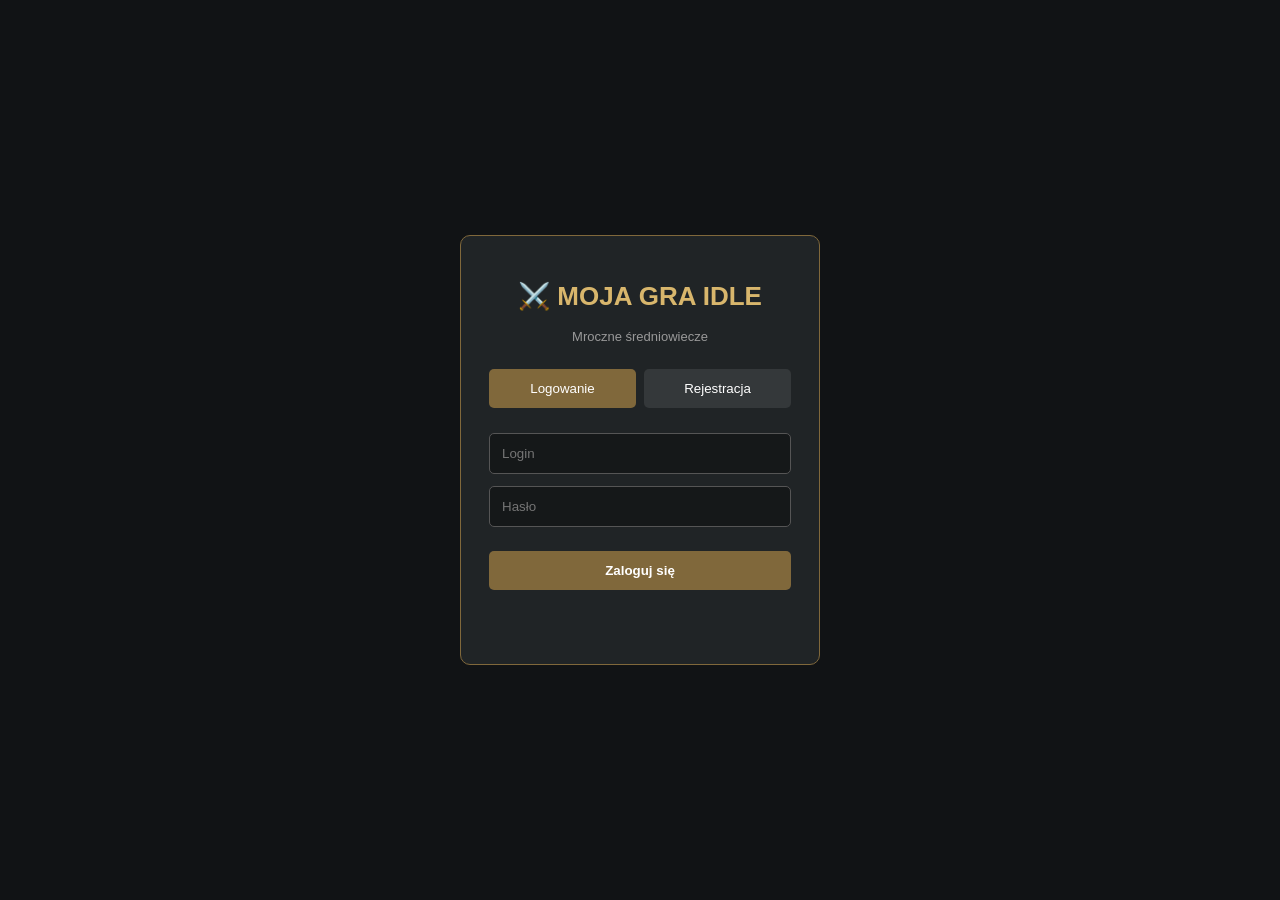
<file: Index.html>
<!DOCTYPE html>
<html lang="pl">
<head>
<meta charset="UTF-8">
<meta name="viewport" content="width=device-width, initial-scale=1">
<title>Moja Gra Idle</title>
<style>
*{box-sizing:border-box}
body{margin:0;background:#111315;color:#e6dfd0;font-family:Arial,sans-serif}
header{background:#1c2022;border-bottom:2px solid #80683b;padding:18px;text-align:center}
h1{margin:0;color:#d8b66c;font-size:26px}
h2{color:#d8b66c;font-size:19px}
main{max-width:1100px;margin:auto;padding:18px}
.panel{background:#202426;border:1px solid #41443e;border-radius:8px;padding:18px;margin-bottom:15px}
.grid{display:grid;grid-template-columns:1fr 1fr;gap:15px}
button{background:#80683b;color:white;border:0;padding:11px 16px;border-radius:5px;cursor:pointer;margin:4px}
button:hover{background:#a3854d}
button:disabled{opacity:.4;cursor:not-allowed}
.bar{background:#101214;height:22px;border-radius:5px;overflow:hidden;margin:8px 0}
.fill{height:100%;background:#548454;width:0%;transition:width .3s}
.exp{background:#517aa5}
.log{height:170px;overflow:auto;background:#151819;padding:10px;font-size:13px;line-height:1.6}
.stat{display:flex;justify-content:space-between;border-bottom:1px solid #383d3d;padding:7px 0}
.small{color:#aaa;font-size:13px}
.hidden{display:none}
@media(max-width:700px){.grid{grid-template-columns:1fr}}

.inventory-tabs{
 display:flex;
 flex-wrap:wrap;
 gap:5px;
 margin-bottom:12px;
}

.inventory-tabs button.active{
 background:#c39a4d;
 color:#111;
 font-weight:bold;
}

.inventory-grid{
 display:grid;
 grid-template-columns:repeat(10,minmax(0,1fr));
 gap:5px;
}

.inventory-slot{
 aspect-ratio:1;
 background:#151819;
 border:1px solid #454b49;
 border-radius:5px;
 display:flex;
 align-items:center;
 justify-content:center;
 text-align:center;
 padding:3px;
 font-size:10px;
 overflow:hidden;
 overflow-wrap:anywhere;
 cursor:default;
}

.inventory-slot.filled{
 background:#30372e;
 border-color:#8b7446;
 color:#e4c781;
 cursor:pointer;
}

.inventory-slot:hover{
 border-color:#d8b66c;
}

@media(max-width:600px){
 .inventory-grid{gap:2px}
 .inventory-slot{font-size:8px;padding:1px}
}

/* BOCZNY INTERFEJS GRY */

.game-sidebar{
 position:fixed;
 top:0;
 left:0;
 bottom:0;
 width:190px;
 background:#191d20;
 border-right:2px solid #80683b;
 padding:15px 10px;
 z-index:1000;
 transition:transform .25s;
}

.game-sidebar.closed{
 transform:translateX(-190px);
}

.game-sidebar h2{
 color:#d8b66c;
 font-size:18px;
 text-align:center;
 margin:12px 0 25px;
}

.game-menu-link{
 display:block;
 width:100%;
 text-align:left;
 margin-bottom:8px;
 padding:13px;
 border:0;
 border-radius:5px;
 background:#292e31;
 color:white;
 cursor:pointer;
}

.game-menu-link:hover{
 background:#80683b;
}

.game-menu-link.active{
 background:#80683b;
}

.game-menu-toggle{
 position:absolute;
 top:12px;
 right:10px;
 width:38px;
 height:38px;
 padding:0;
 border:0;
 border-radius:5px;
 background:#80683b;
 color:white;
 font-size:22px;
 cursor:pointer;
 z-index:1001;
}

.game-sidebar.closed .game-menu-toggle{
 right:-48px;
}

/* MIEJSCE NA MENU */

body{
 transition:padding-left .25s;
 padding-left:190px;
}

body.game-menu-closed{
 padding-left:0;
}

@media(max-width:700px){
 body{
  padding-left:0;
 }
}

</style>
</head>
<body>

<!-- BOCZNE MENU GRY -->

<nav id="gameSidebar" class="game-sidebar">

 <button class="game-menu-toggle" onclick="toggleGameMenu()">
  ☰
 </button>

 <h2>⚔️ INTERFEJS</h2>

 <button class="game-menu-link"
  onclick="goToDashboard()">
  🏠 Pulpit
 </button>

 <button class="game-menu-link">
  🧙 Postać
 </button>

 <button class="game-menu-link" onclick="window.location.href='mapa.html'">
 🗺️ Mapa
</button>

 <button class="game-menu-link">
  🎒 Ekwipunek
 </button>

 <button class="game-menu-link">
  ⚔️ PvP
 </button>

 <button class="game-menu-link">
  📬 Poczta
 </button>

 <button class="game-menu-link">
  🛡️ Gildia
 </button>

 <button class="game-menu-link"
  onclick="goToCharacterSelection()">
  👥 Wybór postaci
 </button>

</nav>

<header>
<h1>⚔️ MOJA GRA IDLE</h1>
<div class="small">Mroczne średniowiecze</div>
</header>

<main>
    <div style="text-align:right;margin-bottom:12px">
 <button onclick="logout()">🚪 Wyloguj się</button>
 <button onclick="backToCharacters()">👥 Wybór postaci</button>
</div>
<section id="creation" class="panel">
<h2>Stwórz postać</h2>
<p>Wybierz klasę:</p>
<button onclick="createCharacter('Łowca')">Łowca</button>
<button onclick="createCharacter('Devil')">Devil</button>
<button onclick="createCharacter('Demon')">Demon</button>
</section>

<div id="game" class="hidden">
<div class="grid">
<section class="panel">
<h2>🧙 Postać</h2>
<p>Klasa: <b id="className"></b></p>
<p>Poziom: <b id="level"></b></p>
<p>❤️ Życie: <span id="hpText"></span></p>
<div class="bar"><div class="fill" id="hpBar"></div></div>
<p>⭐ EXP: <span id="expText"></span></p>
<div class="bar"><div class="fill exp" id="expBar"></div></div>
<p>🪙 Złoto: <b id="gold"></b></p>
</section>

<section class="panel">
<h2>📊 Statystyki</h2>
<div id="stats"></div>
<p>Wolne punkty: <b id="points"></b></p>
</section>

<section class="panel">
<h2>🌲 Polowanie</h2>
<p>Lokalizacja: <b>Skraj Lasu</b></p>
<p>Przeciwnik: <b id="monsterName"></b></p>
<p>❤️ Potwór: <span id="monsterHp"></span></p>
<div class="bar"><div class="fill" id="monsterBar"></div></div>
<button id="huntButton" onclick="toggleHunt()">▶ Rozpocznij polowanie</button>
<p class="small">Walka odbywa się automatycznie.</p>
</section>

<section class="panel">
<h2>📜 Dziennik walk</h2>
<div id="log" class="log"></div>
</section>
</div>

<section class="panel">
<h2>🎒 Ekwipunek</h2>
<p class="small">Przedmioty zdobyte podczas polowania</p>

<div class="inventory-tabs">
  <button onclick="changeInventoryTab(0)">Zakładka 1</button>
  <button onclick="changeInventoryTab(1)">Zakładka 2</button>
  <button onclick="changeInventoryTab(2)">Zakładka 3</button>
  <button onclick="changeInventoryTab(3)">Zakładka 4</button>
</div>
<p id="inventoryCount" class="small"></p>
<div id="inventory" class="inventory-grid"></div>

</section>

<section class="panel">
<h2>🔒 Systemy do rozbudowy</h2>
<p>Mapa świata · Ekwipunek · Umiejętności · PvP · Ranking · Poczta · Gildie · Handel</p>
</section>
</div>
</main>

<script>

const loggedUser=sessionStorage.getItem("idleLoggedUser");

if(!loggedUser){
 window.location.replace("login.html");
}

const activeSlot=Number(sessionStorage.getItem("idleActiveSlot"));

if(
 sessionStorage.getItem("idleActiveSlot")===null ||
 !Number.isInteger(activeSlot) ||
 activeSlot<0 ||
 activeSlot>4
){
 window.location.replace("postacie.html");
}

const SAVE_KEY="idleSlots_"+loggedUser;


function saveGame(){
 if(!hero||!loggedUser)return;

 let slots;
 try{
  slots=JSON.parse(localStorage.getItem(SAVE_KEY));
 }catch(e){
  slots=null;
 }

 if(!Array.isArray(slots)){
  slots=[null,null,null,null,null];
 }

 slots[activeSlot]={
  hero:hero,
  inventory:inventory
 };

 localStorage.setItem(SAVE_KEY,JSON.stringify(slots));
}



function loadGame(){
 try{
  const slots=JSON.parse(localStorage.getItem(SAVE_KEY));

  if(!Array.isArray(slots))return;

  const data=slots[activeSlot];

  if(!data||!data.hero)return;

  hero=data.hero;
  inventory=Array.isArray(data.inventory)?data.inventory:[];

  document.getElementById("creation").classList.add("hidden");
  document.getElementById("game").classList.remove("hidden");

  spawnMonster();
  render();
  log("Wczytano postać ze slotu "+(activeSlot+1)+".");
 }catch(error){
  console.error("Błąd wczytywania:",error);
 }
}


function logout(){
 saveGame();
 sessionStorage.removeItem("idleLoggedUser");
 window.location.href="login.html";
}

const statNames=["Siła","Inteligencja","Szybkość","Wytrzymałość","Energia"];
let hero=null;
let monster=null;
let hunting=false;
let lastAttack=0;

let inventory=[];
let currentInventoryTab=0;
const INVENTORY_PAGE_SIZE=100;
const INVENTORY_MAX_SLOTS=400;

const lootTable=[
 {name:"Zardzewiały miecz",chance:15},
 {name:"Skórzana zbroja",chance:12},
 {name:"Stare buty",chance:10},
 {name:"Żelazny hełm",chance:7},
 {name:"Srebrny pierścień",chance:3}
];

function dropItem(){
 for(const item of lootTable){
  if(Math.random()*100<item.chance){
   if(inventory.length>=INVENTORY_MAX_SLOTS){
 log("🎒 Ekwipunek pełny! Przedmiot nie został zabrany.");
 return;
}
inventory.push(item.name);
   log("🎁 Zdobyto przedmiot: "+item.name);
   break;
  }
 }
}

function changeInventoryTab(tab){
 currentInventoryTab=tab;
 renderInventory();
}

function renderInventory(){
 const box=document.getElementById("inventory");
 const start=currentInventoryTab*INVENTORY_PAGE_SIZE;

 box.innerHTML="";

 for(let i=0;i<INVENTORY_PAGE_SIZE;i++){
  const slotIndex=start+i;
  const item=inventory[slotIndex];

  const slot=document.createElement("div");
  slot.className="inventory-slot";

  if(item){
   slot.classList.add("filled");
   slot.textContent=item;
   slot.title=item+" | Slot "+(slotIndex+1);
  }else{
   slot.title="Pusty slot "+(slotIndex+1);
  }

  box.appendChild(slot);
 }

 document.getElementById("inventoryCount").textContent=
  "Przedmioty: "+inventory.length+
  " / "+INVENTORY_MAX_SLOTS+
  " | Zakładka "+(currentInventoryTab+1)+"/4";

 document.querySelectorAll(".inventory-tabs button")
  .forEach((button,index)=>{
   button.classList.toggle(
    "active",
    index===currentInventoryTab
   );
  });
}

function createCharacter(characterClass){
 hero={
  characterClass,level:1,exp:0,gold:0,
  hp:100,maxHp:100,points:0,
  stats:{"Siła":5,"Inteligencja":5,"Szybkość":5,"Wytrzymałość":5,"Energia":5}
 };
 document.getElementById("creation").classList.add("hidden");
 document.getElementById("game").classList.remove("hidden");
 spawnMonster();
 log("Utworzono postać: "+characterClass);
 render();
}

function requiredExp(){
 return hero.level*100;
}

function spawnMonster(){
 const names=["Wilk","Bandyta","Dziki pies"];
 const name=names[Math.floor(Math.random()*names.length)];
 const maxHp=35+hero.level*12;
 monster={name,hp:maxHp,maxHp};
}

function toggleHunt(){
 hunting=!hunting;
 document.getElementById("huntButton").textContent=
 hunting?"⏸ Zatrzymaj polowanie":"▶ Rozpocznij polowanie";
 lastAttack=Date.now();
}

function fight(){
 if(!hero||!hunting)return;
 const now=Date.now();
 if(now-lastAttack<1200)return;
 lastAttack=now;

 const damage=5+hero.stats["Siła"]*2+hero.level;
 monster.hp=Math.max(0,monster.hp-damage);
 log("Zadajesz "+damage+" obrażeń: "+monster.name);

 if(monster.hp<=0){
  const gainedExp=20+hero.level*5;
  const gainedGold=3+hero.level*2;
  hero.exp+=gainedExp;
  hero.gold+=gainedGold;
  log("Pokonano: "+monster.name+"! +"+gainedExp+" EXP, +"+gainedGold+" złota.");

  while(hero.exp>=requiredExp()){
   hero.exp-=requiredExp();
   hero.level++;
   hero.points+=5;
   hero.maxHp+=10;
   hero.hp=hero.maxHp;
   log("🎉 Nowy poziom: "+hero.level+"! +5 punktów statystyk.");
  }
  dropItem();
spawnMonster();
}else{
  const received=Math.max(1,8+hero.level-hero.stats["Wytrzymałość"]);
  hero.hp=Math.max(0,hero.hp-received);
  if(hero.hp===0){
   hero.exp=Math.floor(hero.exp*0.95);
   hero.hp=hero.maxHp;
   hunting=false;
   document.getElementById("huntButton").textContent="▶ Rozpocznij polowanie";
   log("💀 Postać zginęła. Utracono 5% aktualnego EXP.");
  }
 }
 render();
}

function addStat(name){
 if(hero.points<=0)return;
 hero.stats[name]++;
 hero.points--;
 if(name==="Wytrzymałość"){
  hero.maxHp+=10;
  hero.hp+=10;
 }
 render();
}

function render(){
    renderInventory();
 document.getElementById("className").textContent=hero.characterClass;
 document.getElementById("level").textContent=hero.level;
 document.getElementById("hpText").textContent=hero.hp+" / "+hero.maxHp;
 document.getElementById("hpBar").style.width=(hero.hp/hero.maxHp*100)+"%";
 document.getElementById("expText").textContent=hero.exp+" / "+requiredExp();
 document.getElementById("expBar").style.width=(hero.exp/requiredExp()*100)+"%";
 document.getElementById("gold").textContent=hero.gold;
 document.getElementById("points").textContent=hero.points;
 document.getElementById("monsterName").textContent=monster.name;
 document.getElementById("monsterHp").textContent=monster.hp+" / "+monster.maxHp;
 document.getElementById("monsterBar").style.width=(monster.hp/monster.maxHp*100)+"%";

 document.getElementById("stats").innerHTML=statNames.map(name=>
  '<div class="stat"><span>'+name+': '+hero.stats[name]+
  '</span><button '+(hero.points===0?"disabled":"")+
  ' onclick="addStat(\''+name+'\')">+</button></div>'
 ).join("");
}

function log(message){
 const box=document.getElementById("log");
 const line=document.createElement("div");
 line.textContent=message;
 box.prepend(line);
 while(box.children.length>60)box.lastChild.remove();
}

setInterval(fight,200);

setInterval(saveGame,3000);

window.addEventListener("pagehide",saveGame);

loadGame();
function backToCharacters(){
 saveGame();
 sessionStorage.removeItem("idleActiveSlot");
 window.location.href="postacie.html";
}

/* OBSŁUGA BOCZNEGO MENU */

function toggleGameMenu(){
 const sidebar=document.getElementById("gameSidebar");

 const isClosed=sidebar.classList.toggle("closed");

 document.body.classList.toggle(
  "game-menu-closed",
  isClosed
 );

 localStorage.setItem(
  "idleMenuClosed",
  isClosed?"1":"0"
 );
}

function goToDashboard(){
 if(typeof saveGame==="function"){
  saveGame();
 }

 window.location.href="pulpit.html";
}

function goToCharacterSelection(){
 if(typeof saveGame==="function"){
  saveGame();
 }

 sessionStorage.removeItem("idleActiveSlot");
 window.location.href="postacie.html";
}

/* PRZYWRÓCENIE STANU MENU */

if(localStorage.getItem("idleMenuClosed")==="1"){
 document.getElementById("gameSidebar").classList.add("closed");
 document.body.classList.add("game-menu-closed");
}

</script>
</body>
</html>
</file>
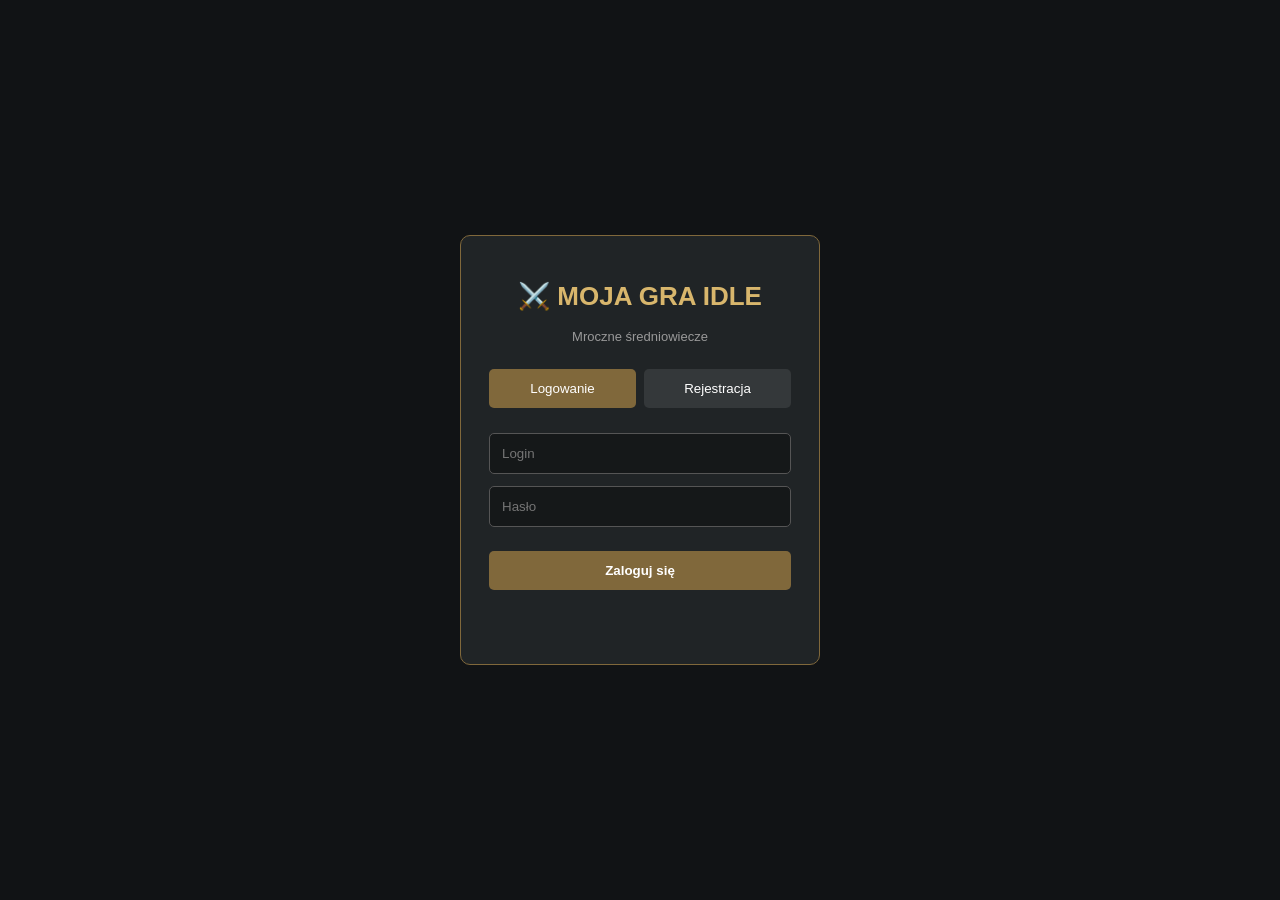
<file: index.html>
<!DOCTYPE html>
<html lang="pl">
<head>
<meta charset="UTF-8">
<meta name="viewport" content="width=device-width, initial-scale=1">
<title>DEVILS — Tworzenie postaci</title>
<style>
:root{--gold:#c7a052;--gold-bright:#f0d38b;--ink:#11100d;--paper:#e7d6a9}
*{box-sizing:border-box}
body{margin:0;min-height:100vh;background:radial-gradient(ellipse at 50% 0%,#343027 0%,#151719 55%,#0d0e10 100%);color:var(--paper);font-family:Georgia,'Times New Roman',serif}
main{max-width:1200px;margin:38px auto;padding:0 20px}
.creator{position:relative;padding:26px 36px 30px;border:2px solid #a78342;box-shadow:inset 0 0 0 1px #40351f,0 20px 55px #0008;background:linear-gradient(155deg,#25292a,#191b1d)}
.heading{text-align:center;margin:0 0 31px;font-size:18px;letter-spacing:.6px;color:var(--gold-bright);font-weight:normal}
.subheading{text-align:center;color:#b5a889;font-size:12px;margin:-22px 0 25px}
.classes{display:grid;grid-template-columns:repeat(3,minmax(0,1fr));gap:29px}
.class-column{min-width:0;position:relative;filter:grayscale(.55);opacity:.78;transition:filter .25s,opacity .25s,transform .25s}
.classes:has(.class-column:hover) .class-column:not(:hover):not(.selected){filter:grayscale(1);opacity:.42}
.classes:has(.selected) .class-column:not(.selected):not(:hover){filter:grayscale(1);opacity:.42}
.class-column:hover,.class-column.selected{filter:grayscale(0);opacity:1;transform:translateY(-3px)}
.class-card{position:relative;min-height:365px;margin-top:21px;border:2px solid #846a3a;background:linear-gradient(180deg,#252626 0%,#101112 80%);box-shadow:inset 0 0 0 1px #393328;display:flex;flex-direction:column;align-items:center;justify-content:flex-end;padding:34px 13px 15px;transition:border-color .25s,box-shadow .25s}
.class-column:hover .class-card,.class-column.selected .class-card{border-color:#e7c16b;box-shadow:inset 0 0 28px #b8892b26,0 0 20px #cda75c2e}
.class-label{position:absolute;z-index:2;top:-23px;left:11%;width:78%;height:46px;display:flex;align-items:center;justify-content:center;border:2px solid #c29b50;background:linear-gradient(#f2e4bf,#cfb87d);color:var(--ink);font-size:21px;font-weight:bold;letter-spacing:1px;text-shadow:0 1px #fff8;box-shadow:0 3px 9px #0008}
.art{position:absolute;inset:38px 10px 67px;display:flex;align-items:center;justify-content:center;cursor:help;outline:none}
.art::before{content:'';position:absolute;bottom:5%;left:12%;width:76%;height:73%;border-radius:50%;background:radial-gradient(ellipse,#b994493a 0%,#8e64241b 40%,transparent 73%);animation:glow 3s ease-in-out infinite alternate}
.art::after{content:'';position:absolute;bottom:5%;width:65%;height:10px;border-radius:50%;background:#0009;filter:blur(6px)}
.figure{position:relative;z-index:1;display:flex;flex-direction:column;align-items:center;justify-content:center;transform-origin:50% 80%;animation:float 3.5s ease-in-out infinite;font-size:104px;line-height:1;filter:drop-shadow(0 9px 8px #000c)}
.figure .weapon{font-size:43px;position:absolute;right:-20px;bottom:3px;transform:rotate(-25deg);filter:drop-shadow(0 2px 3px #000)}
.class-column:nth-child(2) .figure{animation-delay:-1s}.class-column:nth-child(3) .figure{animation-delay:-2s}
.class-column:nth-child(2) .art::before{background:radial-gradient(ellipse,#c24e3d46 0%,#70282225 42%,transparent 73%)}
.class-column:nth-child(3) .art::before{background:radial-gradient(ellipse,#9146cc48 0%,#51217e25 42%,transparent 73%)}
@keyframes float{0%,100%{transform:translateY(2px)}50%{transform:translateY(-9px)}}
@keyframes glow{from{opacity:.48;transform:scale(.92)}to{opacity:1;transform:scale(1.08)}}
.tooltip{position:absolute;z-index:8;left:50%;bottom:83%;width:min(315px,calc(100vw - 45px));transform:translate(-50%,8px);padding:14px 15px;background:#101214f5;color:#f0e1c0;border:1px solid #d8b66c;box-shadow:0 10px 26px #000c;font:14px/1.55 Georgia,'Times New Roman',serif;opacity:0;visibility:hidden;pointer-events:none;transition:opacity .18s,transform .18s;text-align:left}
.tooltip strong{display:block;color:#f0d38b;font-size:16px;margin-bottom:6px}
.art:hover .tooltip,.art:focus-visible .tooltip{opacity:1;visibility:visible;transform:translate(-50%,0)}
.choose,.begin,.back{font-family:Georgia,'Times New Roman',serif;font-weight:bold;cursor:pointer;border:2px solid #bd9650;background:linear-gradient(#eddbad,#c7a96d);color:#17130b;box-shadow:inset 0 0 0 1px #fff5;transition:background .2s,box-shadow .2s}
.choose{z-index:2;position:relative;width:77%;padding:11px 8px;font-size:17px}
.choose:hover,.begin:hover{background:linear-gradient(#ffeac1,#dfba6c)}
.selected .choose{background:linear-gradient(#f8df9a,#c99b41);box-shadow:0 0 16px #d5a3437a}
.nickname{display:block;width:100%;height:45px;margin-top:10px;border:2px solid #b18b48;border-radius:0;background:#e8d7b1;color:#17130b;font:16px Georgia,'Times New Roman',serif;text-align:center;padding:8px;outline:none}
.nickname::placeholder{color:#625640;opacity:1}.nickname:focus{border-color:#f0d38b;box-shadow:0 0 0 2px #d2ab4b45}
.class-column:not(.selected) .nickname{background:#c9c1b0}
.footer{max-width:510px;margin:28px auto 0;text-align:center}.begin{width:100%;padding:15px 10px;font-size:19px;letter-spacing:.3px}.begin:disabled{opacity:.6;cursor:wait}
.back{display:inline-block;margin-top:15px;padding:8px 18px;text-decoration:none;background:#242424;color:#ddc48b;font-size:13px}
#error{min-height:21px;color:#ffad9e;font:14px Arial,sans-serif;margin:12px 0 0}
.slot-info{position:absolute;right:15px;top:10px;font:12px Arial,sans-serif;color:#a99b7c}
@media(max-width:850px){.creator{padding:25px 15px}.classes{gap:12px}.class-card{min-height:300px}.figure{font-size:75px}.figure .weapon{font-size:30px}.class-label{font-size:17px}.choose{width:94%}.tooltip{font-size:12px}}
@media(max-width:610px){main{margin:15px auto;padding:0 9px}.classes{grid-template-columns:1fr;gap:25px;max-width:370px;margin:auto}.class-card{min-height:270px}.art{inset:35px 10px 65px}.figure{font-size:90px}.heading{font-size:17px;margin-top:16px}.tooltip{bottom:55%}.slot-info{top:8px}}
@media(prefers-reduced-motion:reduce){.figure,.art::before{animation:none}.class-column,.tooltip{transition:none}}

/* Grafiki anime: delikatne, wydajne animacje bez zmian logiki gry. */
.art{inset:28px 8px 63px;overflow:hidden;isolation:isolate;background:#090a0c}
.art::before{z-index:2;inset:0;left:0;bottom:auto;width:100%;height:100%;border-radius:0;pointer-events:none;background:linear-gradient(180deg,#080a0c25 0%,transparent 27%,transparent 65%,#0b0d10ba 100%);animation:none}
.art::after{z-index:2;bottom:0;left:0;width:100%;height:32%;border-radius:0;filter:none;pointer-events:none;background:linear-gradient(0deg,#0d0e11b8,transparent)}
.class-art-image{position:absolute;inset:0;width:100%;height:100%;object-fit:cover;object-position:center top;transform:scale(1.005) translateY(0);animation:anime-breathe 6.5s ease-in-out infinite alternate;will-change:transform;filter:saturate(.95) brightness(.83);transition:filter .35s ease}
.class-column:hover .class-art-image,.class-column.selected .class-art-image{filter:saturate(1.12) brightness(1.05)}
.class-column:nth-child(2) .class-art-image{animation-delay:-2.2s}
.class-column:nth-child(3) .class-art-image{animation-delay:-4.1s}
.art-aura{position:absolute;z-index:2;inset:0;pointer-events:none;opacity:.4;background:radial-gradient(ellipse at 50% 72%,#e3a03b2e,transparent 60%);animation:anime-aura 4s ease-in-out infinite alternate;mix-blend-mode:screen}
.class-column:nth-child(2) .art-aura{background:radial-gradient(ellipse at 50% 70%,#ed344e42,transparent 60%)}
.class-column:nth-child(3) .art-aura{background:radial-gradient(ellipse at 50% 70%,#9a43e84d,transparent 60%)}
.class-column:hover .art-aura,.class-column.selected .art-aura{opacity:.9}
.art-sparks{position:absolute;z-index:3;inset:0;pointer-events:none;overflow:hidden}
.art-sparks i{position:absolute;bottom:-10%;left:var(--x);width:3px;height:3px;border-radius:50%;background:#f6d78d;box-shadow:0 0 8px 2px #ffb63d6e;opacity:0;animation:anime-spark var(--duration) linear infinite;animation-delay:var(--delay)}
.class-column:nth-child(2) .art-sparks i{background:#ff6a7b;box-shadow:0 0 8px 2px #e9344e7e}
.class-column:nth-child(3) .art-sparks i{background:#d0a1ff;box-shadow:0 0 8px 2px #963cf57e}
@keyframes anime-breathe{from{transform:scale(1.005) translateY(0)}to{transform:scale(1.025) translateY(-3px)}}
@keyframes anime-aura{from{opacity:.28}to{opacity:.75}}
@keyframes anime-spark{0%{transform:translate3d(0,0,0);opacity:0}15%{opacity:.85}75%{opacity:.55}100%{transform:translate3d(18px,-255px,0);opacity:0}}
.art .tooltip{z-index:5;bottom:12px;left:50%;width:calc(100% - 14px);max-width:340px;max-height:calc(100% - 20px);overflow:auto;background:#0c0d10f2;font-size:13px}
@media(prefers-reduced-motion:reduce){.class-art-image,.art-aura,.art-sparks i{animation:none!important}.class-art-image{transform:none}}
</style>
</head>
<body>
<main><section class="creator">
<div class="slot-info" id="slotLabel"></div>
<h1 class="heading">Wybierz swoją klasę, nazwij postać i rozpocznij swoją podróż</h1>
<p class="subheading">Trzy drogi. Jedno przeznaczenie.</p>
<form id="creationForm" novalidate>
<div class="classes" role="group" aria-label="Wybierz klasę postaci">
<section class="class-column" data-class="Łowca">
 <div class="class-card"><div class="class-label">Łowca</div>
 <div class="art" tabindex="0" aria-label="Opis klasy Łowca"><img class="class-art-image" src="lowca.webp" alt="Postać klasy Łowca w stylu anime" draggable="false"><span class="art-aura" aria-hidden="true"></span><span class="art-sparks" aria-hidden="true"><i style="--x:16%;--duration:4.8s;--delay:-1s"></i><i style="--x:36%;--duration:5.6s;--delay:-3s"></i><i style="--x:67%;--duration:4.4s;--delay:-2s"></i><i style="--x:84%;--duration:6.2s;--delay:-4s"></i></span><div class="tooltip"><strong>Łowca — mistrz oręża</strong>Agresywny wojownik, który walczy wszelakim fechtunkiem. Nie straszne mu miecze, katany, shurikeny ani noże, ale może równie biegle władać magią. Jego zaletą jest wysoki atak fizyczny, a przy odpowiednim treningu również magiczny.</div></div>
 <button type="button" class="choose" aria-pressed="false">Wybierz</button></div>
 <input class="nickname" data-nick="Łowca" type="text" maxlength="20" placeholder="Wpisz nazwę postaci" aria-label="Nick Łowcy" autocomplete="off">
</section>
<section class="class-column" data-class="Devil">
 <div class="class-card"><div class="class-label">Devil</div>
 <div class="art" tabindex="0" aria-label="Opis klasy Devil"><img class="class-art-image" src="devil.webp" alt="Postać klasy Devil w stylu anime" draggable="false"><span class="art-aura" aria-hidden="true"></span><span class="art-sparks" aria-hidden="true"><i style="--x:16%;--duration:4.8s;--delay:-1s"></i><i style="--x:36%;--duration:5.6s;--delay:-3s"></i><i style="--x:67%;--duration:4.4s;--delay:-2s"></i><i style="--x:84%;--duration:6.2s;--delay:-4s"></i></span><div class="tooltip"><strong>Devil — wybraniec szatana</strong>Wybraniec samego szatana i nośnik jego mocy. Sprawdza się dobrze jako wojownik i użytkownik mocy żywiołów. Jego atutem jest szybka adaptacja oraz wysokie obrażenia magiczne i fizyczne.</div></div>
 <button type="button" class="choose" aria-pressed="false">Wybierz</button></div>
 <input class="nickname" data-nick="Devil" type="text" maxlength="20" placeholder="Wpisz nazwę postaci" aria-label="Nick Devila" autocomplete="off">
</section>
<section class="class-column" data-class="Demon">
 <div class="class-card"><div class="class-label">Demon</div>
 <div class="art" tabindex="0" aria-label="Opis klasy Demon"><img class="class-art-image" src="demon.webp" alt="Postać klasy Demon w stylu anime" draggable="false"><span class="art-aura" aria-hidden="true"></span><span class="art-sparks" aria-hidden="true"><i style="--x:16%;--duration:4.8s;--delay:-1s"></i><i style="--x:36%;--duration:5.6s;--delay:-3s"></i><i style="--x:67%;--duration:4.4s;--delay:-2s"></i><i style="--x:84%;--duration:6.2s;--delay:-4s"></i></span><div class="tooltip"><strong>Demon — władca żywiołów</strong>Odrodzony z grzesznej duszy. Perfekcyjny władca żywiołów i mistrz walki magicznej. Jego atak fizyczny bez treningu nie robi wrażenia, ale nadrabia to wysoką odpornością magiczną i potężnymi obrażeniami magicznymi.</div></div>
 <button type="button" class="choose" aria-pressed="false">Wybierz</button></div>
 <input class="nickname" data-nick="Demon" type="text" maxlength="20" placeholder="Wpisz nazwę postaci" aria-label="Nick Demona" autocomplete="off">
</section>
</div>
<div class="footer"><button id="createButton" class="begin" type="submit">Rozpocznij przygodę</button><p id="error" role="alert"></p><a class="back" href="postacie.html">← Wróć do wyboru postaci</a></div>
</form>
</section></main>
<script>
(()=>{'use strict';
const user=sessionStorage.getItem('idleLoggedUser');
const rawSlot=sessionStorage.getItem('idleActiveSlot');
const slot=rawSlot===null?NaN:Number(rawSlot);
if(!user){location.replace('login.html');return;}
if(!Number.isInteger(slot)||slot<0||slot>4){location.replace('postacie.html');return;}
const saveKey='idleSlots_'+user;
const errorBox=document.getElementById('error');
const button=document.getElementById('createButton');
const columns=[...document.querySelectorAll('.class-column')];
let selectedClass='';
document.getElementById('slotLabel').textContent='Slot '+(slot+1);
function getSlots(){try{const data=JSON.parse(localStorage.getItem(saveKey)||'[]');return Array.isArray(data)?Array.from({length:5},(_,i)=>data[i]||null):[null,null,null,null,null];}catch{return [null,null,null,null,null];}}
if(getSlots()[slot]?.hero){location.replace('pulpit.html');return;}
function selectClass(name){selectedClass=name;columns.forEach(column=>{const active=column.dataset.class===name;column.classList.toggle('selected',active);const choice=column.querySelector('.choose');choice.setAttribute('aria-pressed',String(active));choice.textContent=active?'✓ Wybrano':'Wybierz';});errorBox.textContent='';}
columns.forEach(column=>{column.querySelector('.choose').addEventListener('click',()=>selectClass(column.dataset.class));column.querySelector('.art').addEventListener('click',()=>selectClass(column.dataset.class));column.querySelector('.nickname').addEventListener('focus',()=>selectClass(column.dataset.class));});
document.getElementById('creationForm').addEventListener('submit',event=>{
 event.preventDefault();if(button.disabled)return;
 if(!selectedClass){errorBox.textContent='Najpierw wybierz klasę postaci.';return;}
 const input=columns.find(column=>column.dataset.class===selectedClass).querySelector('.nickname');
 const name=input.value.trim().replace(/\s+/g,' ');
 if(!/^[\p{L}\p{N}_ -]{3,20}$/u.test(name)){errorBox.textContent='Nick musi mieć 3–20 znaków i zawierać litery, cyfry, spacje, _ lub -.';input.focus();return;}
 const slots=getSlots();
 if(slots[slot]?.hero){errorBox.textContent='Ten slot jest już zajęty. Wróć do wyboru postaci.';return;}
 if(slots.some((entry,index)=>index!==slot&&entry?.hero&&String(entry.hero.name||entry.hero.nick||'').toLocaleLowerCase('pl')===name.toLocaleLowerCase('pl'))){errorBox.textContent='Masz już postać o takim nicku na tym koncie.';return;}
 const hero={name,nick:name,characterClass:selectedClass,level:1,exp:0,expToNext:100,gold:0,hon:0,shen:0,hp:100,maxHp:100,points:0,stats:{'Siła':5,'Inteligencja':5,'Szybkość':5,'Wytrzymałość':5,'Energia':5}};
 slots[slot]={hero,inventory:[]};
 try{button.disabled=true;localStorage.setItem(saveKey,JSON.stringify(slots));sessionStorage.setItem('idleActiveSlot',String(slot));location.replace('pulpit.html');}
 catch(error){button.disabled=false;console.error(error);errorBox.textContent='Nie udało się zapisać postaci. Sprawdź pamięć przeglądarki.';}
});
})();
</script>
</body>
</html>
</file>
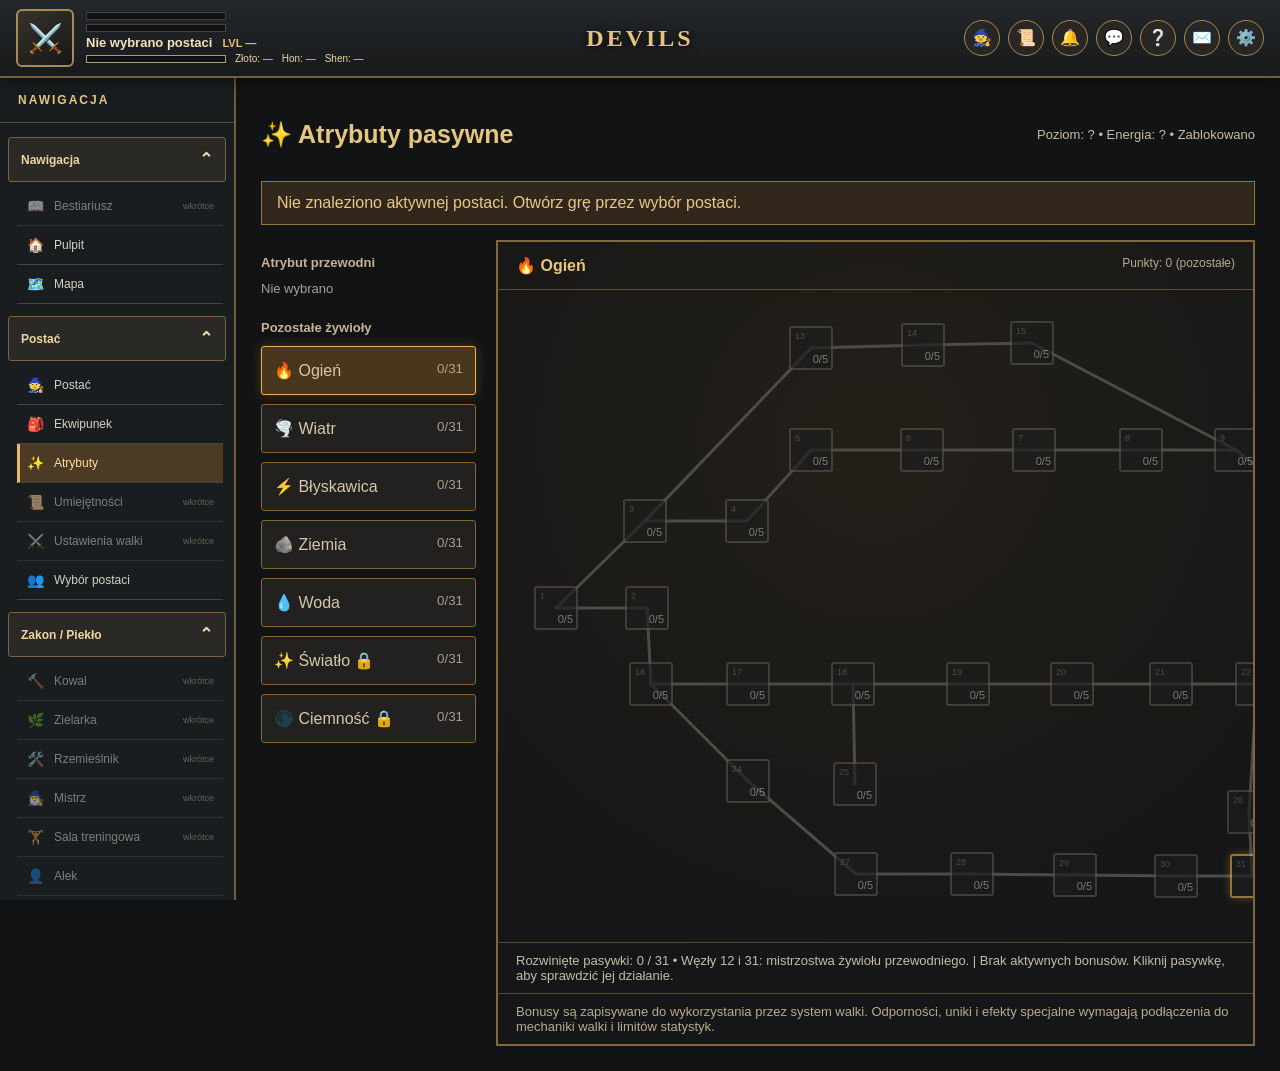
<file: atrybuty.html>
<!DOCTYPE html>
<html lang="pl"><head><meta charset="UTF-8"><meta name="viewport" content="width=device-width,initial-scale=1"><title>Devils — Atrybuty Ognia</title>
<style>
*{box-sizing:border-box}body{margin:0;background:#101113;color:#dfd4bb;font-family:Arial,sans-serif;padding-left:190px}button{font:inherit;cursor:pointer}.sidebar{position:fixed;inset:0 auto 0 0;width:190px;background:#1b1e20;border-right:2px solid #82683b;padding:16px 10px;z-index:10}.sidebar h2{font-size:19px;color:#e0bd74;text-align:center;margin:12px 0 25px}.menu-link{display:block;width:100%;padding:12px;margin:6px 0;background:#2b3032;border:1px solid #4a463b;border-radius:4px;color:#ddd;text-align:left}.menu-link:hover,.menu-link.active{background:#6d542d}.menu-toggle{position:absolute;right:9px;top:10px;background:#80683b;border:0;color:white;padding:7px 10px}.sidebar.closed{transform:translateX(-190px)}.sidebar.closed .menu-toggle{right:-45px}body.menu-closed{padding-left:0}.page{padding:25px;max-width:1700px;margin:auto}.heading{display:flex;justify-content:space-between;align-items:center;gap:15px;flex-wrap:wrap}.heading h1{color:#e6c580;font-size:25px}.status{font-size:13px;color:#cbbda0}.layout{display:grid;grid-template-columns:215px minmax(0,1fr);gap:20px}.left{display:flex;flex-direction:column;gap:9px}.left h3{font-size:13px;color:#c5b394;margin:15px 0 2px}.element{width:100%;background:#22211f;border:1px solid #80683b;border-radius:3px;color:#d7c7aa;text-align:left;padding:14px 12px;display:flex;justify-content:space-between;gap:8px}.element.active{background:#49371d;border-color:#e5b654;box-shadow:0 0 12px #b58a3b55}.element:hover{border-color:#e4bd72}.element small{opacity:.75}.tree-shell{border:2px solid #80683b;background:radial-gradient(circle at 50% 25%,#242019,#151617 75%);min-height:630px;position:relative;overflow:auto}.tree-head{padding:14px 18px;display:flex;justify-content:space-between;gap:15px;border-bottom:1px solid #5c4d33}.tree-head strong{color:#e8c67c}.tree-head span{color:#b6aa91;font-size:12px}.tree-scroll{overflow-x:auto;padding:15px}.tree{position:relative;width:1027px;height:622px;margin:auto}.lines{position:absolute;inset:0;width:100%;height:100%;pointer-events:none}.line{stroke:#4c4b47;stroke-width:3;fill:none;stroke-linecap:round}.line.on{stroke:#ffd46c;stroke-width:4;filter:drop-shadow(0 0 5px #ffae32)}.node{position:absolute;width:44px;height:44px;border:2px solid #55514a;background:#1c1d1e;color:#aaa;display:flex;align-items:flex-end;justify-content:flex-end;padding:3px;font-size:11px;border-radius:3px;transition:.15s}.node.available{border-color:#d3a84f;color:#f0d69b;background:#3b3020;box-shadow:0 0 10px #c69a4244}.node.complete{border-color:#ffe08a;background:#4c3b19;color:#fff0b7;box-shadow:0 0 14px #efb94b99}.node.locked{opacity:.65}.node:hover{filter:brightness(1.35)}.node:focus-visible{outline:3px solid white}.node .number{position:absolute;top:3px;left:4px;font-size:9px;opacity:.5}.summary{padding:10px 18px;color:#c7bda7;font-size:13px;border-top:1px solid #54452e}.notice{background:#31271a;border:1px solid #98743c;padding:12px 15px;margin:15px 0;color:#e9c889}.overlay{position:fixed;inset:0;background:#000b;z-index:30;display:none;align-items:center;justify-content:center;padding:15px}.overlay.show{display:flex}.dialog{width:min(460px,100%);background:#1e2021;border:2px solid #b28b47;border-radius:8px;padding:24px;box-shadow:0 15px 60px #000}.dialog h2{margin-top:0;color:#e5c27b}.dialog p{line-height:1.6;color:#c4bbaa}.dialog .actions{display:flex;justify-content:flex-end;gap:10px;margin-top:20px}.action{background:#7f6336;color:white;border:1px solid #aa894d;padding:11px 18px;border-radius:4px}.action:disabled{opacity:.4;cursor:not-allowed}.secondary{background:#343638}.muted{color:#a9a197;font-size:13px}.pill{display:inline-block;padding:5px 9px;border:1px solid #6c5a3d;border-radius:3px;margin:5px 5px 0 0;font-size:12px}.choose{display:none;margin-top:12px;background:#755a30;color:white;border:1px solid #c8a160;padding:10px;width:100%}.choose.show{display:block}@media(max-width:850px){body{padding-left:0}.page{padding:62px 10px 15px}.layout{grid-template-columns:1fr}.left{display:grid;grid-template-columns:repeat(2,minmax(0,1fr));gap:7px}.left h3{grid-column:1/-1;margin:8px 0}.element{padding:11px}.tree-shell{min-height:0}.tree{margin:0}}
</style><link rel="stylesheet" href="interfejs.css">
<script src="interfejs.js" defer></script>
</head><body data-devils-page="atrybuty">

<main class="page"><div class="heading"><h1>✨ Atrybuty pasywne</h1><div class="status" id="heroInfo">Odczytywanie postaci...</div></div><div id="notice" class="notice" hidden></div><div class="layout"><aside class="left"><h3>Atrybut przewodni</h3><div id="mainElement"></div><h3>Pozostałe żywioły</h3><div id="otherElements" style="display:contents"></div></aside><section class="tree-shell"><div class="tree-head"><strong id="treeTitle">Ogień</strong><span id="pointsInfo">Punkty: 0</span></div><div class="tree-scroll"><div class="tree" id="tree"><svg class="lines" id="lines" viewBox="0 0 1027 622" preserveAspectRatio="xMidYMid meet"></svg><div id="nodes"></div></div></div><div class="summary" id="treeSummary"></div><div class="summary" style="color:#b9ab8e">Bonusy są zapisywane do wykorzystania przez system walki. Odporności, uniki i efekty specjalne wymagają podłączenia do mechaniki walki i limitów statystyk.</div><button class="choose" id="chooseMain" onclick="chooseMain()">Wybierz ten żywioł jako przewodni</button></section></div></main>
<div class="overlay" id="overlay" onclick="if(event.target===this)closeDialog()"><div class="dialog" role="dialog" aria-modal="true" aria-labelledby="dialogTitle"><h2 id="dialogTitle"></h2><div id="dialogBody"></div><div class="actions"><button class="action secondary" onclick="closeDialog()">Zamknij</button><button class="action" id="upgradeButton" onclick="upgrade()">ULEPSZ</button></div></div></div>
<script>
const ELEMENTS=[{id:'ogien',name:'Ogień',icon:'🔥'},{id:'wiatr',name:'Wiatr',icon:'🌪️'},{id:'blyskawica',name:'Błyskawica',icon:'⚡'},{id:'ziemia',name:'Ziemia',icon:'🪨'},{id:'woda',name:'Woda',icon:'💧'},{id:'swiatlo',name:'Światło',icon:'✨'},{id:'ciemnosc',name:'Ciemność',icon:'🌑'}];
const NODES=[[43, 303], [134, 303], [132, 216], [234, 216], [298, 145], [409, 145], [521, 145], [628, 145], [723, 145], [811, 219], [891, 274], [969, 272], [298, 43], [410, 40], [519, 38], [138, 379], [235, 379], [340, 379], [455, 379], [559, 379], [658, 379], [744, 379], [818, 319], [235, 476], [342, 479], [736, 507], [343, 569], [459, 569], [562, 570], [663, 571], [739, 571]];
const EDGES=[[0, 1], [0, 2], [2, 3], [2, 12], [12, 13], [13, 14], [14, 8], [3, 4], [4, 5], [5, 6], [6, 7], [7, 8], [8, 9], [9, 10], [10, 11], [1, 15], [15, 16], [16, 17], [17, 18], [18, 19], [19, 20], [20, 21], [21, 22], [22, 10], [15, 23], [23, 26], [17, 24], [21, 25], [25, 30], [26, 27], [27, 28], [28, 29], [29, 30]];
const user=sessionStorage.getItem('idleLoggedUser');const slotRaw=sessionStorage.getItem('idleActiveSlot');let hero=null;
try{if(user&&slotRaw!==null){const slots=JSON.parse(localStorage.getItem('idleSlots_'+user)||'[]');hero=slots[Number(slotRaw)]?.hero||null}}catch(e){console.warn('Nie można odczytać postaci',e)}
function readNumber(obj,keys){for(const k of keys){const n=Number(obj?.[k]);if(Number.isFinite(n)&&n>=0)return n}return null}
const energy=readNumber(hero,['energy','energia','Energia']);const level=readNumber(hero,['level','lvl','poziom']);
// Zapis atrybutów jest odrębny od zapisu postaci i ekwipunku.
const key='devilsAttributes_v2_'+(user||'guest')+'_'+(slotRaw??'none');
let state={main:null,unlocked:false,lastLevel:null,mainPoints:0,otherPoints:0,levels:{}};
try{const saved=JSON.parse(localStorage.getItem(key)||'null');if(saved&&typeof saved==='object')state={...state,...saved}}catch(e){}
for(const e of ELEMENTS){if(!Array.isArray(state.levels[e.id]))state.levels[e.id]=Array(NODES.length).fill(0);state.levels[e.id]=Array.from({length:NODES.length},(_,i)=>Math.max(0,Math.min(5,Number(state.levels[e.id][i])||0)))}
let current=state.main||'ogien';let activeNode=null;
// DEVILS: 7 kompletnych drzewek. Każdy węzeł ma 5 poziomów.
// Bonusy są eksportowane; ich wykorzystanie w walce/EXP wymaga integracji.
const PASSIVES={"ogien":[["Iskra Wojownika","attackPct",0.7],["Hart Płomieni","magicResPct",1],["Ognista Skóra","fireResPct",0.5],["Nauka Żaru","xpPct",1],["Wola Ognia","controlResPct",0.6],["Odporność na Magię","magicResPct",1],["Oddech Płomieni","manaMaxPct",1],["Ciepło Życia","hpMaxPct",1],["Twarda Wola","allElementResPct",0.5],["Łowca Płomieni","goldPct",1],["Płomienny Pancerz","physicalResPct",0.6],["SERCE PŁOMIENIA","masterFireDevelopmentPct",2],["Ognisty Instynkt","critResPp",0.3],["Żar Duszy","manaRegenPct",1],["Popiołowy Hart","dotResPct",1],["Płomienne Cięcie","physicalPct",1],["Magia Ognia","magicPct",1],["Iskra Krytyczna","critChancePp",0.35],["Zapalnik","burnChancePp",1],["Żar Pod Skórą","burnDamagePct",2],["Furia","attackPct",1],["Przełamanie","armorPenPct",0.6],["Ognisty Szturm","fireDamagePct",1],["Długie Spalanie","burnDurationPct",2],["Wybuch Iskier","critDamagePct",2],["Rozpalona Krew","burnChancePp",1],["Piekielne Ostrze","physicalPct",1],["Piekielne Zaklęcie","magicPct",1],["Egzekucja","executeDamagePct",1],["Popiół i Zgliszcza","burnDamagePct",2],["WŁADCA INFERNA","masterFireCombatPct",2]],"wiatr":[["Lekki Krok","agilityPct",1],["Odpór Magii","magicResPct",1],["Podmuch Ochrony","windResPct",0.5],["Swoboda Ruchu","slowResPct",1],["Lotny Umysł","xpPct",1],["Odporna Skóra","allElementResPct",0.5],["Instynkt Wędrowca","dodgePp",0.25],["Spokojny Oddech","manaMaxPct",1],["Unik Losu","critResPp",0.35],["Szybka Nauka","xpPct",1],["Wolność","controlResPct",1],["SERCE BURZY","masterWindDevelopmentPct",2],["Odporność na Trucizny","poisonResPct",1],["Taniec Liści","physicalResPct",0.6],["Zmysł Zagrożenia","accuracyPct",0.8],["Zwinny Cios","dodgePp",0.4],["Wir Ostrzy","attackSpeedPct",0.8],["Wietrzna Kontra","counterChancePp",0.4],["Rozproszenie","enemyAccuracyReductionPct",0.8],["Błysk Ruchu","initiativePct",1],["Powietrzna Osłona","magicResPct",1],["Niedosiężny","dodgePp",0.35],["Cięcie Wiatru","windDamagePct",1],["Krok Cienia","pvpDamageResPct",0.5],["Turbulencja","counterDamagePct",2],["Odskok","dodgePp",0.35],["Przyspieszenie","attackSpeedPct",1],["Przeciąg","enemyAccuracyReductionPct",1],["Ulotność","controlResPct",1],["Sztorm Ostrzy","windDamagePct",1],["WŁADCA HURAGANU","masterWindCombatPct",2]],"blyskawica":[["Żywy Impuls","speedPct",1],["Izolacja","lightningResPct",0.5],["Odpór Magii","magicResPct",1],["Napięcie Mięśni","initiativePct",1],["Przewodnictwo","manaMaxPct",1],["Odporność Żywiołów","allElementResPct",0.5],["Szybkie Uczenie","xpPct",1],["Czujność","accuracyPct",1],["Elektryczna Skóra","physicalResPct",0.5],["Skupienie","critResPp",0.3],["Energia Ciała","staminaPct",0.8],["RDZEŃ BURZY","masterLightningDevelopmentPct",2],["Ochrona Nerwów","stunResPct",1],["Magnetyczny Pancerz","magicResPct",1],["Zmysł Impulsu","dodgePp",0.2],["Błyskawiczny Atak","attackSpeedPct",1],["Porażenie","shockChancePp",0.7],["Rozdarcie","armorPenPct",1],["Łańcuch Uderzeń","extraHitChancePp",0.4],["Destrukcja","lightningDamagePct",1],["Przebicie Osłon","shieldBreakPct",2],["Przeciążenie","critDamagePct",2],["Wyładowanie","shockDamagePct",2],["Natarcie","initiativePct",1],["Pęknięcie Zbroi","armorPenPct",1],["Impuls Bitewny","attackSpeedPct",1],["Gniew Burzy","lightningDamagePct",1],["Kaskada","extraHitChancePp",0.4],["Zerwanie Bariery","shieldBreakPct",2],["Niszczyciel","shockDamagePct",2],["PAN PIORUNÓW","masterLightningCombatPct",2]],"ziemia":[["Kamienne Ciało","hpMaxPct",1.5],["Magiczny Mur","magicResPct",1],["Skóra Ziemi","earthResPct",0.5],["Twardy Pancerz","armorPct",1],["Odporność Żywiołów","allElementResPct",0.5],["Silne Kości","physicalResPct",1],["Spokojny Rozwój","xpPct",1],["Żelazne Płuca","hpMaxPct",1],["Niezłomny Umysł","controlResPct",1],["Mocna Postawa","blockPp",0.3],["Odporność na Krytyki","critResPp",0.4],["SERCE GÓRY","masterEarthDevelopmentPct",2],["Odpór Trucizn","poisonResPct",1],["Gęsta Skóra","dotResPct",1],["Forteca","magicResPct",1],["Twarda Garda","blockPp",0.5],["Mur Obrony","armorPct",1.5],["Granitowa Osłona","damageReductionPct",0.4],["Odwet","counterDamagePct",2],["Ciężar Skały","earthDamagePct",1],["Niezłomność","pvpDamageResPct",0.6],["Pancerz Gór","physicalResPct",1],["Kamienna Pięść","earthDamagePct",1],["Odporny Wojownik","magicResPct",1],["Ostatni Bastion","lowHpDefensePct",1],["Strażnik","blockPp",0.5],["Zatrzymanie Ciosu","damageReductionPct",0.4],["Pogromca","counterDamagePct",2],["Granitowa Wola","lowHpDefensePct",1],["Wstrząs","earthDamagePct",1],["WŁADCA TWIERDZY","masterEarthCombatPct",2]],"woda":[["Źródło Życia","hpRegenPct",1],["Czysta Mana","manaRegenPct",1.5],["Płynna Skóra","waterResPct",0.5],["Rozwój Ciała","hpMaxPct",1],["Głębia Umysłu","manaMaxPct",1.5],["Odporność Magii","magicResPct",1],["Odporność Żywiołów","allElementResPct",0.5],["Zdrowe Tkanki","healingReceivedPct",1],["Wewnętrzny Spokój","controlResPct",0.7],["Wzrost Organizmu","xpPct",1],["Oczyszczenie","dotResPct",1],["SERCE OCEANU","masterWaterDevelopmentPct",2],["Rezerwa Energii","manaMaxPct",1],["Krążenie Życia","hpRegenPct",1],["Nawodnienie","poisonResPct",1],["Życiodajny Przepływ","healingDonePct",1],["Odpływ Bólu","healingReceivedPct",1],["Błękitna Osłona","magicResPct",1],["Przypływ Many","manaOnHitPct",0.4],["Lecząca Fala","healOnHitPct",0.3],["Głębokie Odnowienie","hpRegenCombatPct",0.15],["Prąd Wody","waterDamagePct",1],["Wodna Tarcza","shieldPowerPct",1],["Ukojenie","dotResPct",1],["Odnowa","hpRegenCombatPct",0.15],["Żywa Mana","manaOnHitPct",0.4],["Strumień Zdrowia","healOnHitPct",0.3],["Tarcza Przypływu","shieldPowerPct",1],["Spokojny Nurt","healingDonePct",1],["Oceaniczny Cios","waterDamagePct",1],["WŁADCA PRZYPŁYWÓW","masterWaterCombatPct",2]],"swiatlo":[["Blask Duszy","allElementResPct",0.5],["Święta Ochrona","magicResPct",1],["Oświecenie","xpPct",1],["Równowaga","hpMaxPct",1],["Jasny Umysł","manaMaxPct",1],["Odporność Klątw","curseResPct",1],["Nieskazitelność","dotResPct",1],["Wola Światła","controlResPct",1],["Czysta Energia","manaRegenPct",1],["Opieka","healingReceivedPct",1],["Spokój","critResPp",0.35],["SERCE ŚWIATŁA","masterLightDevelopmentPct",2],["Świetlista Skóra","physicalResPct",0.7],["Odnowienie","hpRegenPct",1],["Wewnętrzna Tarcza","shieldPowerPct",1],["Promień Mocy","lightDamagePct",1],["Sąd","damageVsDebuffedPct",1],["Ochrona Duszy","damageReductionPct",0.35],["Błogosławieństwo","healingDonePct",1],["Świetlista Tarcza","shieldPowerPct",1],["Rozproszenie Mroku","curseResPct",1],["Święty Cios","lightDamagePct",1],["Odpór","pvpDamageResPct",0.5],["Światło Nadziei","healingReceivedPct",1],["Wzmocnienie","attackPct",0.7],["Przeznaczenie","critChancePp",0.3],["Osąd","damageVsDebuffedPct",1],["Zbawienna Siła","shieldPowerPct",1],["Oczyszczający Blask","dotResPct",1],["Ostateczny Promień","lightDamagePct",1],["WŁADCA ŚWIATŁA","masterLightCombatPct",2]],"ciemnosc":[["Mroczna Dusza","magicResPct",1],["Cień Żywiołów","allElementResPct",0.5],["Sekret Otchłani","xpPct",1],["Ukryta Siła","attackPct",0.7],["Zimna Krew","critResPp",0.35],["Odpór Klątw","curseResPct",1],["Wola Otchłani","controlResPct",1],["Mroczna Skóra","physicalResPct",0.7],["Rezerwa Cienia","manaMaxPct",1],["Przetrwanie","hpMaxPct",1],["Zmysł Łowcy","accuracyPct",1],["SERCE OTCHŁANI","masterDarkDevelopmentPct",2],["Zatruta Krew","poisonResPct",1],["Wytrwałość","dotResPct",1],["Nocny Oddech","manaRegenPct",1],["Mroczny Cios","darkDamagePct",1],["Pożeracz","lifeStealPct",0.3],["Klątwa Słabości","curseChancePp",0.7],["Wyniszczenie","damageVsDebuffedPct",1],["Głód Otchłani","lifeStealPct",0.3],["Zatrucie Duszy","dotDamagePct",1.5],["Cień Ostrza","armorPenPct",0.6],["Mrok","darkDamagePct",1],["Zabójcza Klątwa","curseChancePp",0.7],["Drapieżnik","executeDamagePct",1],["Wysysanie","lifeStealPct",0.3],["Cierpienie","dotDamagePct",1.5],["Zguba","damageVsDebuffedPct",1],["Nocna Egzekucja","executeDamagePct",1],["Przekleństwo","curseChancePp",0.7],["WŁADCA OTCHŁANI","masterDarkCombatPct",2]]};
const MASTER_NODES=new Set([11,30]);
const BONUS_KEY='devilsPassiveBonuses_v1_'+(user||'guest')+'_'+(slotRaw??'none');
const BONUS_LABELS={"attackPct":"Siła ataku","magicResPct":"Odporność na ataki magiczne","fireResPct":"Odporność na Ogień","windResPct":"Odporność na Wiatr","lightningResPct":"Odporność na Błyskawicę","earthResPct":"Odporność na Ziemię","waterResPct":"Odporność na Wodę","allElementResPct":"Odporność na wszystkie żywioły","physicalResPct":"Odporność na ataki fizyczne","xpPct":"EXP z potworów","controlResPct":"Odporność na kontrolę","manaMaxPct":"Maks. Mana","hpMaxPct":"Maks. HP","goldPct":"Złoto z potworów","critResPp":"Odporność na krytyki","manaRegenPct":"Regeneracja Many","dotResPct":"Odporność na obrażenia okresowe","physicalPct":"Obrażenia fizyczne","magicPct":"Obrażenia magiczne","critChancePp":"Szansa krytyczna","burnChancePp":"Szansa podpalenia","burnDamagePct":"Obrażenia podpalenia","armorPenPct":"Przebicie pancerza","fireDamagePct":"Obrażenia Ognia","burnDurationPct":"Czas podpalenia","critDamagePct":"Obrażenia krytyczne","executeDamagePct":"Obrażenia egzekucji","agilityPct":"Zwinność","slowResPct":"Odporność na spowolnienie","dodgePp":"Szansa uniku","accuracyPct":"Celność","poisonResPct":"Odporność na trucizny","attackSpeedPct":"Szybkość ataku","counterChancePp":"Szansa kontry","enemyAccuracyReductionPct":"Obniżenie celności wroga","initiativePct":"Inicjatywa","pvpDamageResPct":"Odporność na obrażenia PvP","counterDamagePct":"Obrażenia kontrataku","windDamagePct":"Obrażenia Wiatru","speedPct":"Szybkość","staminaPct":"Wytrzymałość","stunResPct":"Odporność na ogłuszenie","shockChancePp":"Szansa porażenia","extraHitChancePp":"Szansa dodatkowego ciosu","lightningDamagePct":"Obrażenia Błyskawicy","shieldBreakPct":"Niszczenie tarcz","shockDamagePct":"Obrażenia porażenia","armorPct":"Pancerz","blockPp":"Szansa bloku","damageReductionPct":"Redukcja obrażeń","earthDamagePct":"Obrażenia Ziemi","lowHpDefensePct":"Obrona przy niskim HP","hpRegenPct":"Regeneracja HP","healingReceivedPct":"Otrzymywane leczenie","healingDonePct":"Skuteczność leczenia","manaOnHitPct":"Mana odzyskiwana przy trafieniu","healOnHitPct":"Leczenie przy trafieniu","hpRegenCombatPct":"Regeneracja HP w walce","waterDamagePct":"Obrażenia Wody","shieldPowerPct":"Siła tarcz","curseResPct":"Odporność na klątwy","lightDamagePct":"Obrażenia Światła","damageVsDebuffedPct":"Obrażenia przeciw osłabionym","darkDamagePct":"Obrażenia Ciemności","lifeStealPct":"Kradzież życia","curseChancePp":"Szansa klątwy","dotDamagePct":"Obrażenia okresowe","masterFireDevelopmentPct":"Mistrzostwo: SERCE PŁOMIENIA","masterFireCombatPct":"Mistrzostwo: WŁADCA INFERNA","masterWindDevelopmentPct":"Mistrzostwo: SERCE BURZY","masterWindCombatPct":"Mistrzostwo: WŁADCA HURAGANU","masterLightningDevelopmentPct":"Mistrzostwo: RDZEŃ BURZY","masterLightningCombatPct":"Mistrzostwo: PAN PIORUNÓW","masterEarthDevelopmentPct":"Mistrzostwo: SERCE GÓRY","masterEarthCombatPct":"Mistrzostwo: WŁADCA TWIERDZY","masterWaterDevelopmentPct":"Mistrzostwo: SERCE OCEANU","masterWaterCombatPct":"Mistrzostwo: WŁADCA PRZYPŁYWÓW","masterLightDevelopmentPct":"Mistrzostwo: SERCE ŚWIATŁA","masterLightCombatPct":"Mistrzostwo: WŁADCA ŚWIATŁA","masterDarkDevelopmentPct":"Mistrzostwo: SERCE OTCHŁANI","masterDarkCombatPct":"Mistrzostwo: WŁADCA OTCHŁANI"};
function rebirthCount(){
 const n=Number(hero?.rebirths??hero?.rebirth??hero?.odrodzenia??hero?.rebirthCount??0);
 const saved=Number(localStorage.getItem('devilsRebirths_'+(user||'guest')+'_'+(slotRaw??'none'))||0);
 return Math.max(0,Number.isFinite(n)?n:0,saved);
}
function alekQuest(){try{return JSON.parse(localStorage.getItem('devilsQuestAlek_'+(user||'guest')+'_'+(slotRaw??'none'))||'null')}catch{return null}}
function elementUnlocked(id){return !['swiatlo','ciemnosc'].includes(id)||rebirthCount()>=1}
function passiveInfo(i){const p=PASSIVES[current][i];return {name:p[0],key:p[1],step:p[2],master:MASTER_NODES.has(i)};}
function pretty(v){return Number.isInteger(v)?String(v):Number(v.toFixed(3)).toString()}
function isPp(key){return key.endsWith('Pp')}
function computedBonuses(){
 const all={},byElement={};
 for(const e of ELEMENTS){
  const bonuses={};
  PASSIVES[e.id].forEach(([name,key,step],i)=>{
   if(MASTER_NODES.has(i)&&state.main!==e.id)return;
   const lv=state.levels[e.id][i]||0;
   if(lv)bonuses[key]=Number(((bonuses[key]||0)+step*lv).toFixed(4));
  });
  byElement[e.id]=bonuses;
  for(const [k,v] of Object.entries(bonuses))all[k]=Number(((all[k]||0)+v).toFixed(4));
 }
 return {total:all,byElement};
}
function exportBonuses(){
 const computed=computedBonuses();
 localStorage.setItem(BONUS_KEY,JSON.stringify({version:2,main:state.main,rebirths:rebirthCount(),...computed,fire:computed.byElement.ogien,updatedAt:Date.now()}));
}
function treeSummary(){
 const data=computedBonuses().byElement[current];
 const entries=Object.entries(data).filter(([k,v])=>v>0);
 if(!entries.length)return 'Brak aktywnych bonusów. Kliknij pasywkę, aby sprawdzić jej działanie.';
 return entries.map(([k,v])=>(BONUS_LABELS[k]||k)+': +'+pretty(v)+(isPp(k)?' pp':'%')).join(' • ');
}
function save(){localStorage.setItem(key,JSON.stringify(state))}
function syncLevel(){
 // Globalny system nalicza punkty na każdej stronie, także przed questem.
 if(window.DevilsPoints?.sync)window.DevilsPoints.sync();
 try{const fresh=JSON.parse(localStorage.getItem(key)||'null');if(fresh&&typeof fresh==='object'){
  state={...state,...fresh};
 }}catch(e){console.warn('Błąd odczytu punktów',e)}
}
// Odrodzenie i naliczanie punktów obsługuje wspólny interfejs.js.
syncLevel();
function available(i){if(alekQuest()?.status!=='completed'||!state.unlocked||!state.main||!elementUnlocked(current))return false;if(passiveInfo(i).master&&current!==state.main)return false;const incoming=EDGES.filter(edge=>edge[1]===i);return incoming.length===0||incoming.some(([from])=>state.levels[current][from]===5)}
function isMain(){return current===state.main}
function pool(){return isMain()?state.mainPoints:state.otherPoints}
function render(){const main=document.getElementById('mainElement'),others=document.getElementById('otherElements');main.innerHTML='';others.innerHTML='';const ordered=state.main?[...ELEMENTS.filter(e=>e.id===state.main),...ELEMENTS.filter(e=>e.id!==state.main)]:ELEMENTS;ordered.forEach((e,i)=>{const b=document.createElement('button');b.className='element'+(e.id===current?' active':'');b.innerHTML='<span>'+e.icon+' '+e.name+(elementUnlocked(e.id)?'':' 🔒')+'</span><small>'+state.levels[e.id].filter(v=>v===5).length+'/'+NODES.length+'</small>';b.onclick=()=>{current=e.id;render()};(state.main&&i===0?main:others).appendChild(b)});if(!state.main)main.innerHTML='<div class="muted">Nie wybrano</div>';
const e=ELEMENTS.find(e=>e.id===current);document.getElementById('treeTitle').textContent=e.icon+' '+e.name+(isMain()?' — przewodni':'');document.getElementById('pointsInfo').textContent='Punkty: '+pool()+(isMain()?' (przewodnie)':' (pozostałe)');const svg=document.getElementById('lines');svg.innerHTML='';EDGES.forEach(([a,b])=>{const line=document.createElementNS('http://www.w3.org/2000/svg','line');line.setAttribute('x1',NODES[a][0]);line.setAttribute('y1',NODES[a][1]);line.setAttribute('x2',NODES[b][0]);line.setAttribute('y2',NODES[b][1]);line.setAttribute('class','line'+(state.levels[current][a]===5?' on':''));svg.appendChild(line)});const target=document.getElementById('nodes');target.innerHTML='';NODES.forEach(([x,y],i)=>{const lv=state.levels[current][i];const info=passiveInfo(i);const b=document.createElement('button');b.className='node '+(lv===5?'complete':available(i)?'available':'locked');b.style.left=(x-22)+'px';b.style.top=(y-22)+'px';b.innerHTML='<span class="number">'+(i+1)+'</span><span>'+lv+'/5</span>';b.title=info.name+' — '+lv+'/5'+(info.master?' (MISTRZOSTWO)':'');if(info.master){b.style.borderColor='#d7a94d';b.style.boxShadow='0 0 10px #b38c42aa'}b.onclick=()=>openDialog(i);target.appendChild(b)});document.getElementById('treeSummary').textContent='Rozwinięte pasywki: '+state.levels[current].filter(v=>v===5).length+' / '+NODES.length+' • Węzły 12 i 31: mistrzostwa żywiołu przewodniego.';document.getElementById('treeSummary').textContent+=' | '+treeSummary();document.getElementById('chooseMain').classList.toggle('show',rebirthCount()>=1&&state.unlocked&&!state.main&&elementUnlocked(current));let msg='';if(!hero)msg='Nie znaleziono aktywnej postaci. Otwórz grę przez wybór postaci.';else if(energy===null||level===null)msg='Nie udało się odczytać Energii lub poziomu. System nie naliczy punktów, dopóki nie dopasujemy nazw pól w zapisie.';else if(!state.unlocked)msg='Atrybuty zablokowane: osiągnij 2. poziom i ukończ zadanie Alka. Wybór odpowiedzi ustala żywioł przewodni i daje +50 Energii oraz Rdzeń Energii.';else if(!elementUnlocked(current))msg='Światło i Ciemność odblokowują się po pierwszym odrodzeniu. Liczba odrodzeń: '+rebirthCount()+'.';else if(!state.main)msg='Ukończ zadanie Alka, aby wybrać żywioł przewodni.';const n=document.getElementById('notice');n.hidden=!msg;n.textContent=msg;document.getElementById('heroInfo').textContent='Poziom: '+(level??'?')+' • Energia: '+(energy??'?')+' • '+(state.unlocked?'Odblokowano':'Zablokowano')}
function chooseMain(){if(rebirthCount()<1||!state.unlocked||state.main||!elementUnlocked(current))return;const e=ELEMENTS.find(e=>e.id===current);if(!confirm('Wybrać '+e.name+' jako żywioł przewodni na nowe życie?'))return;state.main=current;save();render()}
function openDialog(i){
 activeNode=i;
 const lv=state.levels[current][i],info=passiveInfo(i),ok=available(i);
 document.getElementById('dialogTitle').textContent=ELEMENTS.find(e=>e.id===current).name+' — '+info.name+(info.master?' 👑':'');
 let status=lv===5?'Maksymalny poziom':!elementUnlocked(current)?'Żywioł zablokowany — wymagane pierwsze odrodzenie':info.master&&current!==state.main?'Mistrzostwo dostępne tylko dla żywiołu przewodniego':ok?'Dostępna do ulepszania':'Zablokowana — rozwiń poprzedni połączony kafelek do 5/5';
 const effect='<p><b>Efekt:</b> '+(BONUS_LABELS[info.key]||info.key)+'</p><p>Na poziom: <b>+'+pretty(info.step)+(isPp(info.key)?' pp':'%')+'</b> • Aktualnie: <b>+'+pretty(info.step*lv)+(isPp(info.key)?' pp':'%')+'</b> • Maks.: <b>+'+pretty(info.step*5)+(isPp(info.key)?' pp':'%')+'</b></p>'+(info.master?'<p class="muted">Mistrzostwo działa tylko dla żywiołu przewodniego.</p>':'');
 document.getElementById('dialogBody').innerHTML='<p>Poziom: <b>'+lv+'/5</b></p><p>'+status+'</p>'+effect+'<span class="pill">Koszt: 1 punkt</span><span class="pill">Dostępne punkty: '+pool()+'</span>';
 document.getElementById('upgradeButton').disabled=!ok||lv>=5||pool()<1||!info.key;
 document.getElementById('overlay').classList.add('show');
}
function closeDialog(){document.getElementById('overlay').classList.remove('show');activeNode=null}
function upgrade(){if(activeNode===null||!available(activeNode)||state.levels[current][activeNode]>=5||pool()<1)return;if(isMain())state.mainPoints--;else state.otherPoints--;state.levels[current][activeNode]++;save();exportBonuses();const i=activeNode;render();openDialog(i)}
function toggleMenu(){const closed=document.getElementById('sidebar').classList.toggle('closed');document.body.classList.toggle('menu-closed',closed);localStorage.setItem('idleMenuClosed',closed?'1':'0')}
if(localStorage.getItem('idleMenuClosed')==='1'){document.getElementById('sidebar').classList.add('closed');document.body.classList.add('menu-closed')}
function go(url){window.location.href=url}document.addEventListener('keydown',e=>{if(e.key==='Escape')closeDialog()});render();exportBonuses();
</script></body></html>
</file>
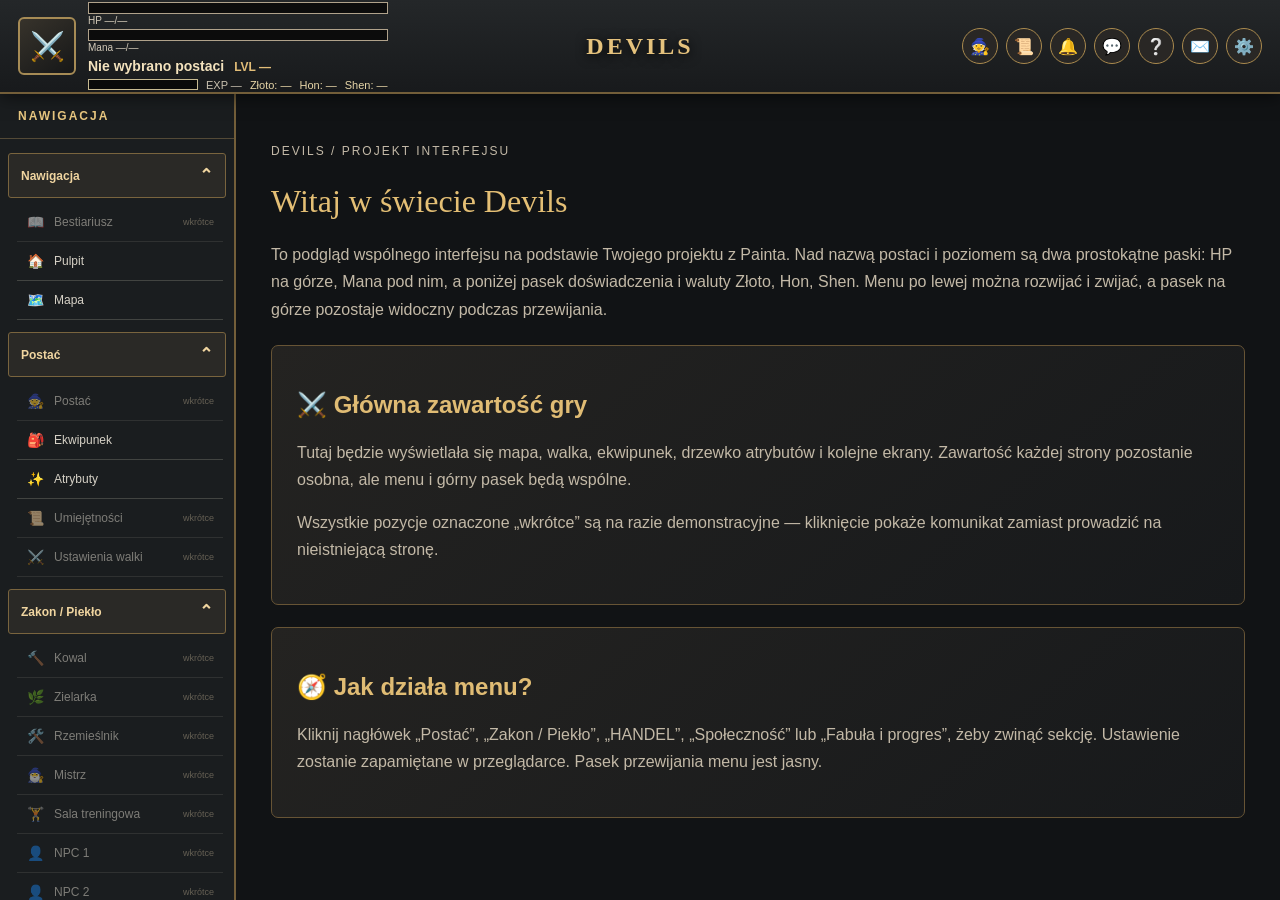
<file: devils.html>
<!DOCTYPE html><html lang="pl"><head><meta charset="utf-8"><meta name="viewport" content="width=device-width,initial-scale=1"><title>Devils — nowy interfejs (podgląd)</title><style>
:root{--dv-top:94px;--dv-side:236px;--dv-bg:#111315;--dv-panel:#1b1e20;--dv-panel2:#24282a;--dv-line:#735e39;--dv-gold:#e3bf75;--dv-text:#e8e0d0;--dv-muted:#a9a193}*{box-sizing:border-box}html{scrollbar-color:#d6d6d2 #303236;scrollbar-width:thin}body{margin:0;background:var(--dv-bg);color:var(--dv-text);font-family:Arial,sans-serif}body.devils-ui{padding-top:var(--dv-top)!important;padding-left:var(--dv-side)!important}body.devils-ui.menu-closed{padding-left:var(--dv-side)!important}body.devils-ui>.sidebar,body.devils-ui>nav.sidebar{display:none!important}body.devils-ui .main{padding-top:20px}#devils-shell{font-family:Arial,sans-serif}#devils-shell button{font-family:inherit;cursor:pointer}#devils-shell button:focus-visible,#devils-shell a:focus-visible{outline:2px solid #f8d58a;outline-offset:2px}#devils-shell .dv-topbar{position:fixed;top:0;left:0;right:0;height:var(--dv-top);z-index:1000;background:linear-gradient(180deg,#242729,#181a1c);border-bottom:2px solid var(--dv-line);display:flex;align-items:center;gap:12px;padding:8px 18px;box-shadow:0 3px 16px #0008}#devils-shell .dv-avatar{height:58px;width:58px;flex:none;border:2px solid #a68b55;border-radius:6px;background:linear-gradient(145deg,#37332b,#161718);color:#e3c486;display:grid;place-items:center;font-size:28px}#devils-shell .dv-profile{display:flex;flex-direction:column;justify-content:center;gap:5px;min-width:265px;max-width:360px}#devils-shell .dv-vitals{display:flex;flex-direction:column;gap:3px;align-items:stretch}#devils-shell .dv-vital{flex:1;min-width:0}#devils-shell .dv-vitalbar{height:12px;background:#0c0c0c;border:1px solid #b0a28b;border-radius:0;overflow:hidden}#devils-shell .dv-vitalbar>span{display:block;height:100%;width:0;transition:width .3s}#devils-shell .dv-hp>span{background:linear-gradient(90deg,#8d1717,#f44b4b)}#devils-shell .dv-mana>span{background:linear-gradient(90deg,#164c9d,#4fa9ff)}#devils-shell .dv-vital-label{font-size:10px;color:#d2c9b8;margin-top:1px;white-space:nowrap}#devils-shell .dv-identity{display:flex;align-items:baseline;gap:10px;min-width:0}#devils-shell .dv-name{font-weight:700;font-size:14px;color:#f3e2bd;white-space:nowrap;overflow:hidden;text-overflow:ellipsis;max-width:225px}#devils-shell .dv-level{font-size:12px;font-weight:bold;color:#e2bd78;white-space:nowrap}#devils-shell .dv-resources{display:flex;align-items:center;gap:8px;font-size:11px;color:#c9c1b0;white-space:nowrap}#devils-shell .dv-xp{height:11px;width:110px;flex:none;border:1px solid #c6b991;background:#090909;border-radius:0;overflow:hidden}#devils-shell .dv-xp>span{display:block;background:linear-gradient(90deg,#b69a32,#f0df6d);height:100%;width:0;transition:width .3s}#devils-shell .dv-currencies{display:flex;gap:8px;align-items:center}#devils-shell .dv-currency{color:#e7d6a8}#devils-shell .dv-brand{position:absolute;left:50%;transform:translateX(-50%);font:700 24px Georgia,serif;color:#e5c27d;letter-spacing:3px;text-shadow:0 2px 12px #000}#devils-shell .dv-quick{display:flex;gap:8px;margin-left:auto;position:relative;z-index:1}#devils-shell .dv-quick button{width:36px;height:36px;border:1px solid #aa8a4e;border-radius:50%;background:#292725;color:#ead6a8;display:grid;place-items:center;font-size:16px;transition:.15s}#devils-shell .dv-quick button:hover{background:#67512f;transform:translateY(-2px)}#devils-shell .dv-sidebar{position:fixed;left:0;top:var(--dv-top);bottom:0;width:var(--dv-side);z-index:999;background:#1a1d1f;border-right:2px solid var(--dv-line);display:flex;flex-direction:column}#devils-shell .dv-sidebar-title{font:700 12px Arial,sans-serif;letter-spacing:2px;text-transform:uppercase;color:#e8c780;padding:15px 18px;border-bottom:1px solid #544a37}#devils-shell .dv-navscroll{overflow-y:auto;overscroll-behavior:contain;flex:1;padding:8px 8px 22px;scrollbar-width:auto;scrollbar-color:#deded9 #303338}#devils-shell .dv-navscroll::-webkit-scrollbar{width:12px}#devils-shell .dv-navscroll::-webkit-scrollbar-track{background:#303338}#devils-shell .dv-navscroll::-webkit-scrollbar-thumb{background:#d6d6d0;border:2px solid #303338;border-radius:8px}#devils-shell .dv-group{margin:6px 0 9px}#devils-shell .dv-grouphead{width:100%;border:1px solid #79643e;background:#2a2926;color:#f0d5a0;padding:11px 12px;text-align:left;display:flex;justify-content:space-between;align-items:center;font-weight:700;font-size:12px;border-radius:3px}#devils-shell .dv-grouphead:hover{background:#44382a}#devils-shell .dv-chevron{font-size:17px;transition:transform .2s}#devils-shell .dv-grouphead[aria-expanded=false] .dv-chevron{transform:rotate(-90deg)}#devils-shell .dv-groupitems{padding:5px 3px 3px 9px}#devils-shell .dv-groupitems[hidden]{display:none}#devils-shell .dv-link{display:flex;align-items:center;gap:10px;width:100%;border:0;border-bottom:1px solid #424441;border-radius:0;background:transparent;text-decoration:none;color:#d6d1c6;text-align:left;padding:11px 9px;font-size:12px;min-height:39px}#devils-shell .dv-link:hover{background:#302b24;color:#ffe4a4}#devils-shell .dv-link.active{color:#ffe0a0;background:#4b3a24;border-left:3px solid #e7bb63;padding-left:6px}#devils-shell .dv-link[aria-disabled=true]{opacity:.53}#devils-shell .dv-link .dv-ico{width:18px;text-align:center;font-size:14px}#devils-shell .dv-link .dv-soon{margin-left:auto;color:#a89b83;font-size:9px}#devils-shell .dv-toast{position:fixed;right:20px;bottom:20px;z-index:1200;background:#2d2a22;border:1px solid #b18e4e;color:#f3dfb2;padding:13px 17px;border-radius:6px;box-shadow:0 8px 25px #0009;max-width:320px}#devils-shell .dv-toast[hidden]{display:none}#devils-shell .dv-mobile-toggle{display:none;background:#3b3225;border:1px solid #b28e4d;color:#f5dfb6;border-radius:4px;padding:7px 10px;font-size:18px}@media(max-width:1000px){#devils-shell .dv-brand{display:none}#devils-shell .dv-quick{gap:5px}#devils-shell .dv-quick button{width:31px;height:31px;font-size:14px}}@media(max-width:700px){:root{--dv-top:69px;--dv-side:236px}body.devils-ui,body.devils-ui.menu-closed{padding-left:0!important}#devils-shell .dv-topbar{padding:7px;gap:6px}#devils-shell .dv-mobile-toggle{display:block}#devils-shell .dv-avatar{width:40px;height:45px;font-size:22px}#devils-shell .dv-profile{min-width:135px;max-width:195px;gap:3px}#devils-shell .dv-name{font-size:11px;max-width:115px}#devils-shell .dv-level,#devils-shell .dv-resources{font-size:9px}#devils-shell .dv-xp{width:45px;height:8px}#devils-shell .dv-vitalbar{height:8px}#devils-shell .dv-vital-label{font-size:8px}#devils-shell .dv-currencies{gap:3px}#devils-shell .dv-quick{gap:3px}#devils-shell .dv-quick button{width:26px;height:26px;font-size:12px;border-radius:50%}#devils-shell .dv-sidebar{transform:translateX(-100%);transition:transform .2s;box-shadow:5px 0 18px #0008}#devils-shell .dv-sidebar.mobile-open{transform:translateX(0)}body.devils-ui .page{padding-top:20px}}@media(max-width:440px){#devils-shell .dv-avatar{display:none}#devils-shell .dv-quick button{width:24px;height:24px;font-size:11px}#devils-shell .dv-quick{gap:2px}#devils-shell .dv-profile{min-width:125px}}

</style><script defer>
/* DEVILS — wspólny interfejs. Dodawaj nowe zakładki WYŁĄCZNIE w NAV. */
(()=>{'use strict';
const NAV=[
 {title:'Nawigacja',id:'nav',items:[['📖','Bestiariusz',null],['🏠','Pulpit','pulpit.html'],['🗺️','Mapa','mapa.html']]},
 {title:'Postać',id:'character',items:[['🧙','Postać',null],['🎒','Ekwipunek','ekwipunek.html'],['✨','Atrybuty','atrybuty.html'],['📜','Umiejętności',null],['⚔️','Ustawienia walki',null]]},
 {title:'Zakon / Piekło',id:'world',items:[['🔨','Kowal',null],['🌿','Zielarka',null],['🛠️','Rzemieślnik',null],['🧙‍♂️','Mistrz',null],['🏋️','Sala treningowa',null],...Array.from({length:10},(_,i)=>['👤','NPC '+(i+1),null])]},
 {title:'HANDEL',id:'trade',items:[['⚖️','Targ',null],['🛍️','Item Shop',null]]},
 {title:'Społeczność',id:'social',items:[['✉️','Poczta',null],['🤝','Przyjaciele',null],['🛡️','Gildia',null]]},
 {title:'Fabuła i progres',id:'story',items:[['📜','Misje',null],['🏆','Ranking',null],['⚔️','Arena PvP',null]]}
];
const QUICK=[['🧙','Postać',null],['📜','Misje',null],['🔔','Alerty',null],['💬','Chat',null],['❔','Pomoc',null],['✉️','Poczta',null],['⚙️','Ustawienia',null]];
const $=(s,root=document)=>root.querySelector(s);const el=(tag,cls,text)=>{const n=document.createElement(tag);if(cls)n.className=cls;if(text!==undefined)n.textContent=text;return n};
function toast(label){const t=$('#devils-toast');t.textContent=label+' — ta funkcja pojawi się w przyszłej aktualizacji.';t.hidden=false;clearTimeout(toast.timer);toast.timer=setTimeout(()=>t.hidden=true,3500)}
function getHero(){try{const user=sessionStorage.getItem('idleLoggedUser'),slot=sessionStorage.getItem('idleActiveSlot');if(!user||slot===null)return null;const arr=JSON.parse(localStorage.getItem('idleSlots_'+user)||'[]');return arr[Number(slot)]?.hero||null}catch{return null}}
function readNumber(obj,keys){for(const k of keys){if(obj?.[k]!==undefined&&obj[k]!==null&&obj[k]!==''){const n=Number(obj[k]);if(Number.isFinite(n))return n}}return null}
function readText(obj,keys){for(const k of keys){if(typeof obj?.[k]==='string'&&obj[k].trim())return obj[k]}return null}
function mount(){if($('#devils-shell'))return;document.body.classList.add('devils-ui');const shell=el('div');shell.id='devils-shell';const top=el('header','dv-topbar');
const toggle=el('button','dv-mobile-toggle','☰');toggle.type='button';toggle.setAttribute('aria-label','Otwórz nawigację');toggle.onclick=()=>$('#devils-sidebar').classList.toggle('mobile-open');top.appendChild(toggle);
const avatar=el('div','dv-avatar','⚔️');avatar.title='Awatar postaci';top.appendChild(avatar);
const profile=el('div','dv-profile');
const vitals=el('div','dv-vitals');
function makeVital(kind,title){const wrap=el('div','dv-vital');const bar=el('div','dv-vitalbar dv-'+kind);const fill=el('span');bar.appendChild(fill);const caption=el('div','dv-vital-label',title+' —');wrap.append(bar,caption);vitals.appendChild(wrap);return {fill,caption,title}}
const hpUI=makeVital('hp','HP'),manaUI=makeVital('mana','Mana');
const identity=el('div','dv-identity');const nameUI=el('div','dv-name','Nie wybrano postaci');const lvlUI=el('div','dv-level','LVL —');identity.append(nameUI,lvlUI);
const resources=el('div','dv-resources');const xpBar=el('div','dv-xp');const xpFill=el('span');xpBar.appendChild(xpFill);const xpLabel=el('span','','EXP —');const currencies=el('div','dv-currencies');const goldUI=el('span','dv-currency','Złoto: —');const honUI=el('span','dv-currency','Hon: —');const shenUI=el('span','dv-currency','Shen: —');currencies.append(goldUI,honUI,shenUI);resources.append(xpBar,xpLabel,currencies);profile.append(vitals,identity,resources);top.appendChild(profile);
function updateProfile(){const hero=getHero();nameUI.textContent=readText(hero,['name','nazwa','heroName','nick'])||'Nie wybrano postaci';const lvl=readNumber(hero,['level','lvl','poziom']);lvlUI.textContent='LVL '+(lvl??'—');
function setVital(ui,curKeys,maxKeys){const current=readNumber(hero,curKeys),max=readNumber(hero,maxKeys);ui.fill.style.width=current!==null&&max>0?Math.max(0,Math.min(100,current/max*100))+'%':'0%';ui.caption.textContent=ui.title+' '+(current??'—')+'/'+(max??'—')}
setVital(hpUI,['hp','health','currentHp','currentHP','zycie','życie'],['maxHp','maxHP','hpMax','maxHealth','maxZycie','maksZycie']);setVital(manaUI,['mana','mp','currentMana','currentMP'],['maxMana','maxMP','manaMax','mpMax']);
const xp=readNumber(hero,['exp','xp','experience','doswiadczenie','doświadczenie']);const xpNeeded=readNumber(hero,['expToNext','xpToNext','nextLevelExp','expRequired','xpRequired','expNext','nextExp','expNeeded','xpNeeded']);const xpTotal=readNumber(hero,['maxExp','maxXp','expMax','xpMax']);const xpTarget=xpNeeded??xpTotal;const percent=xp!==null&&xpTarget>0?Math.min(100,Math.max(0,xp/xpTarget*100)):0;xpFill.style.width=percent+'%';xpLabel.textContent=xp===null?'EXP —':xpTarget>0?'EXP '+xp+'/'+xpTarget:'EXP '+xp;xpBar.title=xpTarget>0?'Do następnego poziomu: '+Math.max(0,xpTarget-xp)+' EXP':'Postęp doświadczenia';
goldUI.textContent='Złoto: '+(readNumber(hero,['gold','zloto','złoto'])??'—');honUI.textContent='Hon: '+(readNumber(hero,['hon','honor','honPoints'])??'—');shenUI.textContent='Shen: '+(readNumber(hero,['shen','shenPoints'])??'—');}
updateProfile();setInterval(updateProfile,1000);window.addEventListener('storage',updateProfile);
top.appendChild(el('div','dv-brand','DEVILS'));
const quick=el('div','dv-quick');QUICK.forEach(([icon,label,url])=>{const b=el('button','',icon);b.type='button';b.title=label;b.setAttribute('aria-label',label);b.onclick=()=>url?location.assign(url):toast(label);quick.appendChild(b)});top.appendChild(quick);shell.appendChild(top);
const aside=el('aside','dv-sidebar');aside.id='devils-sidebar';aside.appendChild(el('div','dv-sidebar-title','Nawigacja'));const scroll=el('nav','dv-navscroll');scroll.setAttribute('aria-label','Menu gry');const current=decodeURIComponent(location.pathname.split('/').pop()||'pulpit.html').toLowerCase();let open={};try{open=JSON.parse(localStorage.getItem('devilsMenuSections')||'{}')||{}}catch{};
NAV.forEach(group=>{const section=el('section','dv-group');const head=el('button','dv-grouphead');head.type='button';const heroRace=String(readText(getHero(),['race','rasa','faction','frakcja','type','typ'])||'').toLowerCase();const worldTitle=group.id==='world'?(heroRace.includes('demon')||heroRace.includes('piek')?'Piekło':heroRace.includes('anio')||heroRace.includes('angel')?'Zakon':'Zakon / Piekło'):group.title;const label=el('span','',worldTitle);const chevron=el('span','dv-chevron','⌃');head.append(label,chevron);const list=el('div','dv-groupitems');const expanded=open[group.id]!==false;head.setAttribute('aria-expanded',String(expanded));list.hidden=!expanded;head.onclick=()=>{const next=head.getAttribute('aria-expanded')!=='true';head.setAttribute('aria-expanded',String(next));list.hidden=!next;open[group.id]=next;localStorage.setItem('devilsMenuSections',JSON.stringify(open))};section.appendChild(head);
 group.items.forEach(([icon,title,url])=>{const link=el(url?'a':'button','dv-link');if(url){link.href=url;if(url.toLowerCase()===current){link.classList.add('active');link.setAttribute('aria-current','page')}}else{link.type='button';link.setAttribute('aria-disabled','true');link.onclick=()=>toast(title)}link.append(el('span','dv-ico',icon),el('span','',title));if(!url)link.appendChild(el('span','dv-soon','wkrótce'));list.appendChild(link)});section.appendChild(list);scroll.appendChild(section)});aside.appendChild(scroll);shell.appendChild(aside);
const t=el('div','dv-toast');t.id='devils-toast';t.hidden=true;t.setAttribute('role','status');shell.appendChild(t);document.body.prepend(shell);
}
if(document.readyState==='loading')document.addEventListener('DOMContentLoaded',mount);else mount();
})();

</script><style>.demo{padding:35px;max-width:1100px;margin:auto}.demo h1{font:normal 32px Georgia,serif;color:#e4bf75}.demo p{line-height:1.7;color:#c3b9a7}.demo-card{border:1px solid #675435;background:linear-gradient(140deg,#242321,#17191b);border-radius:7px;padding:25px;margin-top:22px}.demo-card h2{color:#e0bc74}.demo-label{font-size:12px;color:#c6a76d;letter-spacing:2px;text-transform:uppercase}</style></head><body><main class="demo"><p class="demo-label">DEVILS / PROJEKT INTERFEJSU</p><h1>Witaj w świecie Devils</h1><p>To podgląd wspólnego interfejsu na podstawie Twojego projektu z Painta. Nad nazwą postaci i poziomem są dwa prostokątne paski: HP na górze, Mana pod nim, a poniżej pasek doświadczenia i waluty Złoto, Hon, Shen. Menu po lewej można rozwijać i zwijać, a pasek na górze pozostaje widoczny podczas przewijania.</p><div class="demo-card"><h2>⚔️ Główna zawartość gry</h2><p>Tutaj będzie wyświetlała się mapa, walka, ekwipunek, drzewko atrybutów i kolejne ekrany. Zawartość każdej strony pozostanie osobna, ale menu i górny pasek będą wspólne.</p><p>Wszystkie pozycje oznaczone „wkrótce” są na razie demonstracyjne — kliknięcie pokaże komunikat zamiast prowadzić na nieistniejącą stronę.</p></div><div class="demo-card"><h2>🧭 Jak działa menu?</h2><p>Kliknij nagłówek „Postać”, „Zakon / Piekło”, „HANDEL”, „Społeczność” lub „Fabuła i progres”, żeby zwinąć sekcję. Ustawienie zostanie zapamiętane w przeglądarce. Pasek przewijania menu jest jasny.</p></div></main></body></html>
</file>
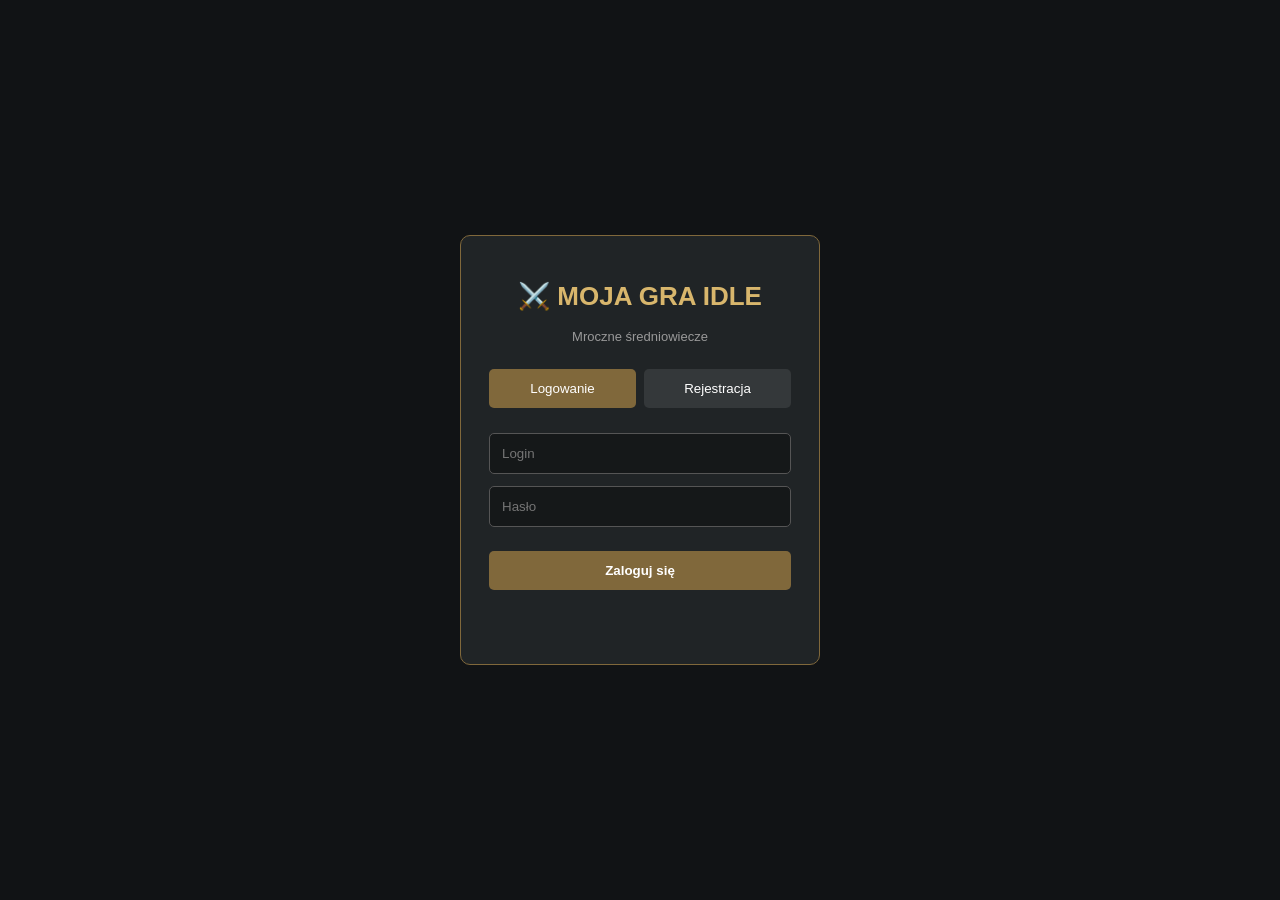
<file: ekwipunek.html>
<!DOCTYPE html>
<html lang="pl">
<head>
<meta charset="UTF-8"><meta name="viewport" content="width=device-width,initial-scale=1">
<title>Moja Gra Idle — Ekwipunek</title>
<style>
*{box-sizing:border-box}body{margin:0;padding-left:190px;background:#101112;color:#ddd2ba;font:14px Arial,sans-serif;transition:padding-left .2s}body.menu-closed{padding-left:0}button{cursor:pointer;background:#28251f;border:1px solid #8c723a;color:#e6d4a3;padding:9px 12px;border-radius:3px}button:hover{background:#514026}button:focus-visible,.item:focus-visible{outline:2px solid #e3c777;outline-offset:2px}.sidebar{position:fixed;top:0;bottom:0;left:0;width:190px;background:#191d20;border-right:2px solid #80683b;padding:15px 10px;z-index:10;transition:transform .2s}.sidebar.closed{transform:translateX(-190px)}.sidebar h2{text-align:center;color:#d8b66c;font-size:18px;margin:12px 0 25px}.menu-toggle{position:absolute;top:12px;right:10px;width:38px;height:38px;padding:0}.sidebar.closed .menu-toggle{right:-48px}.menu-link{display:block;width:100%;text-align:left;margin-bottom:8px;padding:12px;background:#292e31;color:white;border:0;border-radius:5px}.menu-link.active{background:#80683b}.main{padding:12px;max-width:1900px;margin:auto}.layout{display:grid;grid-template-columns:minmax(235px,300px) minmax(300px,1fr) minmax(295px,390px);gap:12px;align-items:start}.panel{border:1px solid #826a34;background:linear-gradient(125deg,#201d1c,#141516 80%);box-shadow:inset 0 0 0 2px #272217;min-width:0}.panel-head{padding:14px 16px;border-bottom:1px solid #594a2c;color:#e2cb91;font:bold 17px Georgia,serif;letter-spacing:1px}.panel-sub{padding:12px 16px;color:#c8a65c;font-weight:bold}.gear-stage{padding:20px 12px 24px;min-height:360px;background:radial-gradient(ellipse at 45% 50%,#332032,#18121e 70%)}.gear-grid{display:grid;grid-template-columns:repeat(3,minmax(0,1fr));grid-template-rows:repeat(4,72px);gap:8px;max-width:270px;margin:auto}.gear-slot{position:relative;display:flex;flex-direction:column;align-items:center;justify-content:center;gap:5px;min-width:0;border:1px solid #7b6235;background:linear-gradient(140deg,#241e1c,#151416);color:#a99b83;text-align:center;font-size:10px;padding:4px}.gear-slot.equipped{border-color:#c5a04d;background:linear-gradient(140deg,#473820,#1d1a16);cursor:pointer}.gear-slot.equipped:hover{box-shadow:0 0 0 2px #d4b566}.gear-slot .symbol{font-size:23px;filter:grayscale(.4);opacity:.8}.gear-slot.weapon{grid-row:1/3;grid-column:1}.gear-slot.helmet{grid-row:1;grid-column:2}.gear-slot.armor{grid-row:2;grid-column:2}.gear-slot.gloves{grid-row:2;grid-column:3}.gear-slot.pants{grid-row:3;grid-column:2}.gear-slot.boots{grid-row:4;grid-column:2}.gear-slot.necklace{grid-row:1;grid-column:3}.gear-slot.ring{grid-row:3;grid-column:3}.gear-slot.core{grid-row:3;grid-column:1}.gear-footer{display:grid;grid-template-columns:1fr 1fr;gap:8px;padding:12px}.gear-footer button{font-weight:bold}.gear-footer button.active{background:#64502d}.gear-hint{color:#928b7e;font-size:12px;padding:0 12px 12px;line-height:1.5}.stats-body{padding:0 18px 20px}.stat-section{margin-top:18px}.stat-section h3{font: bold 13px Georgia,serif;color:#b5c4d0;border-bottom:1px solid #555b5b;padding-bottom:6px;margin:0 0 3px}.stat-line{display:flex;justify-content:space-between;gap:8px;border-bottom:1px solid #2b2c2a;padding:10px 0;color:#a9a69e;font-size:13px}.stat-line b{color:#e1d8c6}.stat-empty{color:#8f8c85;font-style:italic;padding:12px 0;font-size:13px}.tabs{display:grid;grid-template-columns:repeat(4,1fr);gap:4px;padding:10px 10px 6px}.tabs button{padding:8px 4px;font-family:Georgia,serif}.tabs button.active{background:#66502b;color:#fff2cb;border-color:#c1a15b}.bag-info{display:flex;justify-content:space-between;padding:4px 12px 10px;color:#aaa295;font-size:12px;gap:8px}.bag-grid{display:grid;grid-template-columns:repeat(10,minmax(0,1fr));gap:3px;padding:0 10px 12px;max-height:600px;overflow:auto}.item{aspect-ratio:1;min-width:0;display:flex;align-items:center;justify-content:center;background:#171716;border:1px solid #4a402b;position:relative;padding:2px;color:#c5bca5;font-size:16px}.item.filled{border-color:#9a7d40;background:radial-gradient(#363021,#191715);color:#e8d397;cursor:pointer}.item.filled:hover,.item.selected{border-color:#e7c86e;background:#40331d}.item span{white-space:nowrap;overflow:hidden;text-overflow:ellipsis;font-size:9px;max-width:100%;padding:1px}.bag-actions{display:grid;grid-template-columns:repeat(3,1fr);gap:7px;padding:10px;border-top:1px solid #57492b}.bag-actions button{font-size:12px;padding:8px 3px}.gear-item-name{font-size:9px;color:#f3d996;overflow-wrap:anywhere}.details{margin:0 10px 10px;padding:12px;border:1px solid #594a2c;background:#1e1c19;min-height:74px;color:#bdb5a4;line-height:1.5}.details strong{color:#e8d397}.notice{color:#ad9b77;font-size:12px;margin:10px 0 0}.status{color:#b9a16b;font-size:12px;margin:0 0 10px}.visually-hidden{position:absolute;width:1px;height:1px;overflow:hidden;clip:rect(0,0,0,0)}@media(max-width:1200px){.layout{grid-template-columns:minmax(220px,300px) minmax(300px,1fr)}.bag-panel{grid-column:1/-1}.bag-grid{grid-template-columns:repeat(10,minmax(0,1fr));max-height:none}}@media(max-width:700px){body{padding-left:0}.main{padding:60px 8px 12px}.layout{grid-template-columns:1fr}.bag-panel{grid-column:auto}.gear-stage{min-height:0}.bag-grid{grid-template-columns:repeat(10,minmax(0,1fr))}.item{font-size:12px}.item span{font-size:7px}}
</style>
<link rel="stylesheet" href="interfejs.css">
<script src="interfejs.js" defer></script>
<style id="devils-look-style">
.devils-look{display:flex;flex-direction:column;align-items:center;justify-content:center;gap:7px;min-height:350px;background:radial-gradient(ellipse at 50% 45%,#492820 0%,#241518 56%,#110d0f 100%);border:1px solid #806337;position:relative;overflow:hidden;padding:10px}
.devils-look:before{content:'✦';position:absolute;top:10px;left:13px;color:#d3a956}.devils-look img{display:block;width:auto;height:340px;max-width:100%;object-fit:contain;filter:drop-shadow(0 9px 15px #0009)}
.devils-look .look-title{font:15px Georgia,serif;color:#e8cd91;text-align:center}.devils-look .look-sub{font:12px Georgia,serif;color:#c7a76c;text-align:center}.devils-look .look-error{font-size:12px;color:#e1a89a}
.gear-stage .devils-look{min-height:320px;margin-bottom:15px}.gear-stage .devils-look img{height:290px}
@media(max-width:700px){.devils-look img{height:300px}}
</style>
<script src="wyglad_postaci.js" defer></script>
<script src="przedmioty.js" defer></script>
<script src="dymki.js" defer></script>
<script src="runy-bonusy.js" defer></script>
<script src="rdzen-rozwoj.js" defer></script>
<style id="devils-inventory-v2">
.layout{grid-template-columns:minmax(350px,430px) minmax(320px,1fr) minmax(290px,390px)}
.gear-stage{padding:12px 8px 14px;min-height:560px}
.gear-grid{max-width:none;width:100%;height:530px;display:grid;grid-template-columns:76px minmax(0,1fr) 76px;grid-template-rows:repeat(5,minmax(0,1fr));gap:7px}
#devilsGearPreview{grid-column:2;grid-row:1/6;min-width:0;min-height:0}
.gear-grid .devils-look{height:100%;min-height:0;margin:0;padding:5px;gap:0;background:radial-gradient(ellipse,#38201d 0%,#160e12 85%)}
.gear-grid .devils-look img{height:100%;max-height:500px;width:100%;object-fit:contain}
.gear-grid .devils-look .look-title,.gear-grid .devils-look .look-sub{display:none}
.gear-slot{grid-column:auto!important;grid-row:auto!important;z-index:1;font-size:10px;padding:3px;min-height:0;cursor:pointer}
.gear-slot.weapon{grid-column:1!important;grid-row:2!important}
.gear-slot.helmet{grid-column:1!important;grid-row:1!important}
.gear-slot.armor{grid-column:3!important;grid-row:2!important}
.gear-slot.gloves{grid-column:3!important;grid-row:3!important}
.gear-slot.pants{grid-column:3!important;grid-row:4!important}
.gear-slot.boots{grid-column:1!important;grid-row:5!important}
.gear-slot.necklace{grid-column:3!important;grid-row:1!important}
.gear-slot.ring{grid-column:3!important;grid-row:5!important}
.gear-slot.core{grid-column:1!important;grid-row:4!important}
.gear-slot.shield{grid-column:1!important;grid-row:4!important}
.gear-slot.core{grid-column:1!important;grid-row:3!important}
.gear-slot.drag-over{border-color:#ffdb6b!important;box-shadow:0 0 0 2px #ffdb6b;background:#5a4221!important}
.gear-slot .symbol{font-size:20px}.gear-item-name{font-size:9px}
.item[draggable=true]{cursor:grab}.item.dragging{opacity:.45}
.gear-grid .devils-look:before{display:none}
@media(max-width:1250px){.layout{grid-template-columns:minmax(320px,420px) minmax(320px,1fr)}.bag-panel{grid-column:1/-1}}
@media(max-width:750px){.layout{grid-template-columns:minmax(0,1fr)}.gear-grid{grid-template-columns:70px minmax(0,1fr) 70px}.bag-panel{grid-column:auto}}
</style><style id="devils-inventory-v3">
/* 5 kolumn × 12 rzędów; sześć zakładek */
.layout{grid-template-columns:minmax(335px,425px) minmax(300px,1fr) minmax(310px,365px);gap:12px}
.bag-panel{width:100%;min-width:0}
.bag-panel .panel-head{text-align:center;font-family:Georgia,serif;letter-spacing:2px}
.tabs{grid-template-columns:repeat(6,minmax(0,1fr));gap:3px;padding:10px 10px 8px}
.tabs button{min-width:0;padding:9px 2px;font-size:13px;border-radius:0}
.tabs button.tab-drop{border-color:#f6d77c;background:#6a4b21}
.bag-grid{grid-template-columns:repeat(5,minmax(0,1fr));grid-template-rows:repeat(12,minmax(0,1fr));gap:5px;padding:0 10px 12px;max-height:none;overflow:visible}
.bag-grid .item{aspect-ratio:1;min-height:0;overflow:hidden;border-radius:0;background:linear-gradient(135deg,#211c15,#0d0c0b);border:1px solid #69512a;box-shadow:inset 0 0 0 1px #17120b}
.bag-grid .item.filled{background:radial-gradient(circle at 50% 42%,#423019,#17130e 85%);border-color:#a17d3b}
.bag-grid .item.filled:hover,.bag-grid .item.selected{background:#45331b;border-color:#e8c369}
.bag-grid .item.drag-over{background:#604522;border:2px solid #f8da7b;box-shadow:0 0 12px #d9ad4970}
.bag-grid .item span{font-size:clamp(10px,0.85vw,14px);line-height:1.25;white-space:normal;overflow:hidden;overflow-wrap:anywhere;display:-webkit-box;-webkit-line-clamp:3;-webkit-box-orient:vertical;text-align:center}
.bag-info{font-size:12px}.bag-actions{gap:5px}
@media(max-width:1250px){.layout{grid-template-columns:minmax(315px,425px) minmax(320px,1fr)}.bag-panel{grid-column:1/-1;max-width:425px}.bag-grid .item span{font-size:13px}}
@media(max-width:750px){.layout{grid-template-columns:minmax(0,1fr)}.bag-panel{grid-column:auto;max-width:450px;margin:auto}.bag-grid .item span{font-size:clamp(10px,2.8vw,13px)}}
</style>
<style id="devils-inventory-v4">
/* Zwarte okno wyposażenia i osobny podgląd postaci */
.layout{grid-template-columns:minmax(280px,345px) minmax(300px,1fr) minmax(285px,325px);gap:10px}
.gear-stage{min-height:0;padding:10px}
.gear-grid{height:auto;max-width:100%;grid-template-columns:repeat(5,minmax(0,1fr));grid-template-rows:repeat(2,72px);gap:6px}
.gear-slot,.gear-slot.weapon,.gear-slot.helmet,.gear-slot.armor,.gear-slot.gloves,.gear-slot.pants,.gear-slot.boots,.gear-slot.necklace,.gear-slot.ring,.gear-slot.core,.gear-slot.shield{grid-column:auto!important;grid-row:auto!important}
.gear-slot .symbol{font-size:20px}.gear-item-name{font-size:9px}
.gear-footer{padding:8px 10px}
.look-separate{margin:12px 10px 10px;border:1px solid #826a34;background:#130e11;padding:7px}
.look-separate .devils-look{height:340px;min-height:0;margin:0;padding:5px}
.look-separate .devils-look img{height:100%;max-height:325px;width:100%;object-fit:contain}
.look-separate .look-title,.look-separate .look-sub{display:none}
.bag-grid{gap:3px;grid-template-rows:repeat(12,minmax(0,1fr));padding:0 8px 8px;max-height:520px;overflow-y:auto;align-content:start}
.bag-grid .item{aspect-ratio:1.12;min-height:0}
.bag-grid .item.multi{aspect-ratio:auto;z-index:2;display:flex;flex-direction:column}
.bag-grid .item.multi .item-icon{font-size:24px}
.bag-grid .item .item-icon{font-size:17px}
.bag-grid .item .item-label{font-size:10px;line-height:1.1;max-height:3.3em}
.bag-grid .item.occupied-part{opacity:.32;pointer-events:none}
.tabs button{position:relative}
.tabs button.tab-loading:after{content:'';position:absolute;left:0;bottom:0;height:3px;width:var(--tab-progress,0%);background:#f8d26b}
.bag-panel .panel-head{padding:11px}
.bag-info{padding-bottom:7px}
.details{padding:8px;min-height:50px}
@media(max-width:1300px){.layout{grid-template-columns:minmax(260px,340px) minmax(290px,1fr)}.bag-panel{grid-column:1/-1;max-width:340px}}
@media(max-width:760px){.layout{grid-template-columns:minmax(0,1fr)}.bag-panel{max-width:340px}.gear-grid{grid-template-rows:repeat(2,68px)}}
</style>

<style id="devils-equipment-anatomy-v5">
/* Układ anatomiczny według szkicu: model w tle, kafelki ponad nim */
.gear-stage{padding:10px 8px 8px!important;min-height:0!important;background:radial-gradient(ellipse at 50% 38%,#302728,#141115 76%)!important}
.gear-grid{position:relative!important;display:block!important;width:100%!important;max-width:350px!important;height:405px!important;margin:0 auto!important;overflow:hidden;border:1px solid #6f5a34;background:radial-gradient(ellipse at center,rgba(94,84,80,.17),transparent 68%)}
.gear-grid::before{content:"";position:absolute;inset:6% 16% 7%;background:url('manekin_mezczyzna.png') center center / contain no-repeat;opacity:.66;mix-blend-mode:normal;pointer-events:none;filter:grayscale(1) contrast(1.15)}
.gear-grid .gear-slot{position:absolute!important;display:flex!important;width:47px!important;height:47px!important;min-height:0!important;padding:3px!important;transform:translate(-50%,-50%);border:1px solid #9a7b42!important;background:linear-gradient(145deg,rgba(35,29,26,.93),rgba(13,13,14,.90))!important;z-index:2!important;grid-column:auto!important;grid-row:auto!important;gap:1px!important}
.gear-grid .gear-slot .symbol{font-size:15px!important;line-height:1.1}
.gear-grid .gear-item-name{font-size:8px!important;line-height:1.06!important;max-height:23px;overflow:hidden;overflow-wrap:anywhere}
.gear-grid .gear-slot.equipped{background:linear-gradient(145deg,rgba(91,66,32,.97),rgba(37,27,19,.94))!important;border-color:#e2bd64!important}
.gear-grid .gear-slot.drag-over{box-shadow:0 0 0 2px #ffe185!important}
.gear-grid .gear-slot.helmet{left:50%!important;top:12%!important}
.gear-grid .gear-slot.necklace{left:50%!important;top:25%!important}
.gear-grid .gear-slot.armor{left:50%!important;top:38%!important}
.gear-grid .gear-slot.armor.gear-visual-copy{top:51%!important}
.gear-grid .gear-slot.pants{left:50%!important;top:64%!important}
.gear-grid .gear-slot.boots{left:50%!important;top:77%!important}
.gear-grid .gear-slot.weapon{left:28%!important;top:30%!important}
.gear-grid .gear-slot.weapon.gear-visual-copy.weapon-second{top:43%!important}
.gear-grid .gear-slot.weapon.gear-visual-copy.weapon-third{top:56%!important}
.gear-grid .gear-slot.shield{left:72%!important;top:44%!important}
.gear-grid .gear-slot.ring{left:72%!important;top:57%!important}
.gear-grid .gear-slot.gloves{left:79%!important;top:70%!important}
.gear-grid .gear-slot.core{left:12%!important;top:89%!important}
.gear-grid::after{content:"";position:absolute;inset:5px;border:1px solid rgba(165,129,64,.12);pointer-events:none}
@media(max-width:760px){.gear-grid{height:405px!important}}
</style>

<style id="devils-silhouette-v6">
/* Prawie czarny panel, wyraźniejszy manekin z osobnymi sylwetkami płci */
.gear-stage{background:#050505!important}
.gear-grid{background:#030303!important;border-color:#67532e!important}
.gear-grid::before{inset:4% 5% 6%!important;opacity:.82!important;filter:grayscale(1) brightness(.85) contrast(1.3)!important;mix-blend-mode:normal!important}
.gear-grid[data-gender="female"]::before{background-image:url('manekin_kobieta.png')!important}
.gear-grid[data-gender="male"]::before{background-image:url('manekin_mezczyzna.png')!important}
.gear-grid .gear-slot{background:rgba(3,3,3,.80)!important;border-color:#987944!important}
.gear-grid .gear-slot.equipped{background:rgba(46,34,16,.90)!important}
.gear-grid .gear-slot:hover{background:rgba(60,45,21,.93)!important}
</style>

<style id="devils-equipment-polish-v7">
/* Jedna wizualna całość dla broni i pancerza; bez powielonych ikon */
.gear-grid .gear-slot.weapon{left:28%!important;top:36.5%!important;height:99px!important}
.gear-grid .gear-slot.armor{left:50%!important;top:44.5%!important;height:99px!important}
.gear-grid .gear-slot.shield{left:72%!important;top:32%!important}
.gear-grid .gear-slot.ring{left:72%!important;top:45%!important}
.gear-grid .gear-slot.gloves{left:72%!important;top:58%!important}
.gear-grid .gear-slot.empty{background:rgba(0,0,0,.13)!important;border:1px solid rgba(174,143,80,.34)!important;color:rgba(204,191,158,.55)!important;box-shadow:none!important}
.gear-grid .gear-slot.empty .gear-item-name{font-size:9px!important;max-height:none!important;font-weight:400;letter-spacing:.15px}
.gear-grid .gear-slot.empty:hover,.gear-grid .gear-slot.empty.drag-over{background:rgba(95,72,30,.32)!important;border-color:#d7b56b!important;color:#f1dcab!important}
.gear-grid .gear-slot.equipped .gear-item-name{font-size:9px!important}
.gear-grid .gear-slot.equipped .symbol{font-size:19px!important}
.bag-grid{position:relative}
.bag-drop-preview{position:absolute;z-index:9;pointer-events:none;box-sizing:border-box;border:2px solid #ffe184;background:rgba(222,177,59,.23);box-shadow:inset 0 0 16px rgba(255,218,109,.25),0 0 9px rgba(235,189,84,.6);border-radius:2px}
.bag-drop-preview.invalid{border-color:#d96969;background:rgba(164,42,42,.19);box-shadow:none}
</style>
<style id="devils-class-atmosphere-v8">
/* Barwne, lekko transparentne panele dopasowane do klasy aktywnej postaci. */
body[data-hero-theme="lowca"]{--aura-rgb:104,25,28;--aura-glow:rgba(151,43,39,.27);--aura-panel:rgba(75,22,25,.35)}
body[data-hero-theme="devil"]{--aura-rgb:21,65,116;--aura-glow:rgba(30,92,170,.29);--aura-panel:rgba(19,51,93,.36)}
body[data-hero-theme="demon"]{--aura-rgb:24,30,91;--aura-glow:rgba(47,53,139,.29);--aura-panel:rgba(23,27,72,.40)}
body[data-hero-theme]{
 background:radial-gradient(ellipse 85% 68% at 53% 5%,var(--aura-glow),transparent 78%),
 radial-gradient(ellipse 75% 85% at 96% 85%,rgba(var(--aura-rgb),.25),transparent 80%),
 linear-gradient(160deg,#120e12 0%,#0c1015 48%,#090b0e 100%)!important;
 background-attachment:fixed!important;
}
body[data-hero-theme] .panel{
 background:linear-gradient(135deg,rgba(var(--aura-rgb),.22),rgba(17,16,19,.79) 52%,var(--aura-panel))!important;
 border-color:rgba(185,148,76,.66)!important;
 box-shadow:inset 0 0 0 1px rgba(225,178,87,.08),0 10px 30px rgba(0,0,0,.22)!important;
 backdrop-filter:blur(6px);
}
body[data-hero-theme] .panel-head{
 background:linear-gradient(90deg,rgba(var(--aura-rgb),.26),rgba(11,10,12,.17))!important;
 border-bottom-color:rgba(175,138,67,.47)!important;
}
body[data-hero-theme] .stats-body,body[data-hero-theme] .bag-info,
body[data-hero-theme] .gear-footer,body[data-hero-theme] .tabs,
body[data-hero-theme] .bag-actions{background:rgba(0,0,0,.12)}
body[data-hero-theme] .stat-line{border-bottom-color:rgba(204,187,155,.15)}
body[data-hero-theme] .details{background:rgba(5,5,8,.48)}
body[data-hero-theme] .gear-stage{background:rgba(0,0,0,.48)!important}
body[data-hero-theme] .gear-grid{background:#030303!important}
body[data-hero-theme] .look-separate{background:rgba(4,4,6,.52)!important}
body[data-hero-theme] .bag-grid .item:not(.filled){background:rgba(7,8,10,.55)!important}
body[data-hero-theme] .bag-grid .item.filled{background:radial-gradient(circle at 50% 40%,rgba(91,69,35,.5),rgba(11,11,13,.9) 85%)!important}
@media(prefers-reduced-motion:no-preference){body[data-hero-theme]{transition:background .3s ease}}
/* V10: inwentarz pozostaje w 100% nieprzezroczysty; barwy klasy tylko na pozostałych panelach. */
body[data-hero-theme] .bag-panel{background:#171719!important;backdrop-filter:none!important;box-shadow:none!important}
body[data-hero-theme] .bag-panel .panel-head{background:#1c1a1a!important}
body[data-hero-theme] .bag-panel .tabs,
body[data-hero-theme] .bag-panel .bag-info,
body[data-hero-theme] .bag-panel .bag-actions{background:#171719!important}
body[data-hero-theme] .bag-panel .bag-grid{background:#11100e!important}
body[data-hero-theme] .bag-panel .bag-grid .item,
body[data-hero-theme] .bag-panel .bag-grid .item:not(.filled){background:linear-gradient(135deg,#211c15,#0d0c0b)!important}
body[data-hero-theme] .bag-panel .bag-grid .item.filled{background:radial-gradient(circle at 50% 42%,#423019,#17130e 85%)!important}
body[data-hero-theme] .bag-panel .bag-grid .item.filled:hover,
body[data-hero-theme] .bag-panel .bag-grid .item.selected{background:#45331b!important}
body[data-hero-theme] .bag-panel .details{background:#201b15!important}
/* Stałe, kwadratowe komórki także przy zmianie wysokości strony. */
body[data-hero-theme] .bag-panel .bag-grid{grid-template-rows:repeat(12,54px)!important;align-content:start!important}
body[data-hero-theme] .bag-panel .bag-grid .item{aspect-ratio:auto!important;min-height:0!important}
</style>
<style id="devils-v15-items">.bag-grid .item .item-image{display:block;width:100%;height:calc(100% - 19px);max-height:50px;object-fit:contain;pointer-events:none}.bag-grid .item .item-label{font-size:9px;line-height:1.05}.bag-grid .item[data-rarity="Zwykły"]{border-color:#367d46!important}.bag-grid .item[data-rarity="Rzadki"]{border-color:#7753ae!important}.bag-grid .item[data-rarity="Epicki"]{border-color:#ad4545!important}.bag-grid .item[data-rarity="Legendarny"]{border-color:#cba33d!important}.bag-grid .item.upgrade-target{outline:2px solid #70df76;outline-offset:-3px}#devilsUpgradeToast{position:fixed;right:18px;top:90px;z-index:999999;padding:12px 23px;font:bold 17px Georgia,serif;border:1px solid;box-shadow:0 8px 26px #0009;pointer-events:none;opacity:0;transition:opacity .15s}#devilsUpgradeToast.show{opacity:1}#devilsUpgradeToast.success{color:#83f3a0;border-color:#389a54;background:#10291d}#devilsUpgradeToast.failure{color:#ff9292;border-color:#b43f3f;background:#341519}</style><style id="devils-item-removed-toast">#devilsItemRemovedToast{position:fixed;right:18px;top:90px;z-index:1000001;padding:12px 23px;font:bold 16px Georgia,serif;color:#83f3a0;border:1px solid #389a54;background:#10291d;box-shadow:0 8px 26px #0009;pointer-events:none;opacity:0;transition:opacity .15s}#devilsItemRemovedToast.show{opacity:1}</style><style id="devils-upgrade-full-target">.bag-grid .bag-drop-preview.upgrade-preview:not(.invalid){border-color:#7fff9b;background:rgba(60,180,92,.21);box-shadow:inset 0 0 18px #4cdb7040,0 0 14px #49dd7b80}</style>
<style id="devils-quality-frames-v16">
/* Quality is the frame; upgrade level controls the separate interior glow. */
.bag-panel .bag-grid .item.filled{--q:#8c8580;--q-soft:#b5aca1;--u:transparent;isolation:isolate;overflow:hidden;border:1px solid var(--q)!important;box-shadow:inset 0 0 0 1px #09090c, inset 0 0 0 2px color-mix(in srgb,var(--q) 52%,transparent),0 0 5px color-mix(in srgb,var(--q) 25%,transparent)!important;background:radial-gradient(ellipse at 50% 35%,var(--u),rgba(12,11,14,.88) 88%)!important;transition:border-color .18s,box-shadow .18s,filter .18s}
.bag-panel .bag-grid .item.filled[data-rarity="Pospolity"]{--q:#807c77;--q-soft:#b8b3ad}
.bag-panel .bag-grid .item.filled[data-rarity="Zwykły"]{--q:#27bb67;--q-soft:#9af7ad}
.bag-panel .bag-grid .item.filled[data-rarity="Rzadki"]{--q:#9b60ef;--q-soft:#dab5ff}
.bag-panel .bag-grid .item.filled[data-rarity="Epicki"]{--q:#ec4a4a;--q-soft:#ffb0a2}
.bag-panel .bag-grid .item.filled[data-rarity="Legendarny"]{--q:#e6ad33;--q-soft:#fff0a1}
.bag-panel .bag-grid .item.filled::before{content:"";position:absolute;inset:2px;z-index:0;pointer-events:none;opacity:.9;background:linear-gradient(var(--q-soft),var(--q-soft)) left top/9px 1px no-repeat,linear-gradient(var(--q-soft),var(--q-soft)) left top/1px 9px no-repeat,linear-gradient(var(--q-soft),var(--q-soft)) right top/9px 1px no-repeat,linear-gradient(var(--q-soft),var(--q-soft)) right top/1px 9px no-repeat,linear-gradient(var(--q-soft),var(--q-soft)) left bottom/9px 1px no-repeat,linear-gradient(var(--q-soft),var(--q-soft)) left bottom/1px 9px no-repeat,linear-gradient(var(--q-soft),var(--q-soft)) right bottom/9px 1px no-repeat,linear-gradient(var(--q-soft),var(--q-soft)) right bottom/1px 9px no-repeat}
.bag-panel .bag-grid .item.filled > *{position:relative;z-index:2}
.bag-panel .bag-grid .item.filled[data-upgrade="6"]{--u:rgba(23,129,63,.55);--shine:#58f68a}
.bag-panel .bag-grid .item.filled[data-upgrade="7"]{--u:rgba(111,47,177,.62);--shine:#c38bff}
.bag-panel .bag-grid .item.filled[data-upgrade="8"]{--u:rgba(174,37,44,.61);--shine:#ff7a78}
.bag-panel .bag-grid .item.filled[data-upgrade="9"]{--u:rgba(190,129,20,.62);--shine:#ffe37b}
.bag-panel .bag-grid .item.filled[data-upgrade="6"],.bag-panel .bag-grid .item.filled[data-upgrade="7"],.bag-panel .bag-grid .item.filled[data-upgrade="8"],.bag-panel .bag-grid .item.filled[data-upgrade="9"]{animation:devils-item-aura 2.8s ease-in-out infinite}
.bag-panel .bag-grid .item.filled[data-upgrade="6"]::after,.bag-panel .bag-grid .item.filled[data-upgrade="7"]::after,.bag-panel .bag-grid .item.filled[data-upgrade="8"]::after,.bag-panel .bag-grid .item.filled[data-upgrade="9"]::after{content:"";position:absolute;inset:-65% -120%;z-index:1;pointer-events:none;background:linear-gradient(110deg,transparent 42%,rgba(255,255,255,.04) 47%,color-mix(in srgb,var(--shine) 45%,transparent) 50%,rgba(255,255,255,.08) 53%,transparent 58%);transform:translateX(-65%) rotate(8deg);animation:devils-item-sweep 3.6s ease-in-out infinite}
@keyframes devils-item-aura{0%,100%{filter:drop-shadow(0 0 2px var(--shine))}50%{filter:drop-shadow(0 0 7px var(--shine))}}
@keyframes devils-item-sweep{0%,14%{transform:translateX(-65%) rotate(8deg)}60%,100%{transform:translateX(65%) rotate(8deg)}}
.bag-panel .bag-grid .item.filled:hover{box-shadow:inset 0 0 0 1px #fff6cc,0 0 12px var(--q)!important}
@media(prefers-reduced-motion:reduce){.bag-panel .bag-grid .item.filled{animation:none!important}.bag-panel .bag-grid .item.filled::after{animation:none!important;display:none}}
</style>
<style id="devils-icon-only-tiles">
.bag-panel .bag-grid .item.filled .item-label{display:none!important}
.bag-panel .bag-grid .item.filled .item-image{width:calc(100% - 6px)!important;height:calc(100% - 6px)!important;max-height:none!important;object-fit:contain!important;margin:auto!important}
.bag-panel .bag-grid .item.filled .item-icon{font-size:clamp(18px,2vw,30px)!important;line-height:1!important}
</style>
<style id="devils-equipped-quality-v17">
/* Ten sam system ramki jakości i poświaty ulepszenia co w inwentarzu. */
.gear-grid .gear-slot.equipped{--q:#807c77;--q-soft:#b8b3ad;--u:transparent;--shine:transparent;isolation:isolate;overflow:hidden;border:1px solid var(--q)!important;background:radial-gradient(ellipse at 50% 35%,var(--u),rgba(10,9,12,.92) 88%)!important;box-shadow:inset 0 0 0 1px #09090c,inset 0 0 0 2px color-mix(in srgb,var(--q) 52%,transparent),0 0 5px color-mix(in srgb,var(--q) 25%,transparent)!important}
.gear-grid .gear-slot.equipped[data-rarity="Zwykły"]{--q:#27bb67;--q-soft:#9af7ad}
.gear-grid .gear-slot.equipped[data-rarity="Rzadki"]{--q:#9b60ef;--q-soft:#dab5ff}
.gear-grid .gear-slot.equipped[data-rarity="Epicki"]{--q:#ec4a4a;--q-soft:#ffb0a2}
.gear-grid .gear-slot.equipped[data-rarity="Legendarny"]{--q:#e6ad33;--q-soft:#fff0a1}
.gear-grid .gear-slot.equipped::before{content:"";position:absolute;inset:2px;z-index:0;pointer-events:none;opacity:.9;background:linear-gradient(var(--q-soft),var(--q-soft)) left top/9px 1px no-repeat,linear-gradient(var(--q-soft),var(--q-soft)) left top/1px 9px no-repeat,linear-gradient(var(--q-soft),var(--q-soft)) right top/9px 1px no-repeat,linear-gradient(var(--q-soft),var(--q-soft)) right top/1px 9px no-repeat,linear-gradient(var(--q-soft),var(--q-soft)) left bottom/9px 1px no-repeat,linear-gradient(var(--q-soft),var(--q-soft)) left bottom/1px 9px no-repeat,linear-gradient(var(--q-soft),var(--q-soft)) right bottom/9px 1px no-repeat,linear-gradient(var(--q-soft),var(--q-soft)) right bottom/1px 9px no-repeat,linear-gradient(var(--q-soft),var(--q-soft)) right bottom/9px 1px no-repeat,linear-gradient(var(--q-soft),var(--q-soft)) right bottom/1px 9px no-repeat}
.gear-grid .gear-slot.equipped > *{position:relative;z-index:2}
.gear-grid .gear-slot.equipped[data-upgrade="6"]{--u:rgba(23,129,63,.55);--shine:#58f68a}
.gear-grid .gear-slot.equipped[data-upgrade="7"]{--u:rgba(111,47,177,.62);--shine:#c38bff}
.gear-grid .gear-slot.equipped[data-upgrade="8"]{--u:rgba(174,37,44,.61);--shine:#ff7a78}
.gear-grid .gear-slot.equipped[data-upgrade="9"]{--u:rgba(190,129,20,.62);--shine:#ffe37b}
.gear-grid .gear-slot.equipped:is([data-upgrade="6"],[data-upgrade="7"],[data-upgrade="8"],[data-upgrade="9"]){animation:devils-item-aura 2.8s ease-in-out infinite}
.gear-grid .gear-slot.equipped:is([data-upgrade="6"],[data-upgrade="7"],[data-upgrade="8"],[data-upgrade="9"])::after{content:"";position:absolute;inset:-65% -120%;z-index:1;pointer-events:none;background:linear-gradient(110deg,transparent 42%,rgba(255,255,255,.04) 47%,color-mix(in srgb,var(--shine) 45%,transparent) 50%,rgba(255,255,255,.08) 53%,transparent 58%);transform:translateX(-65%) rotate(8deg);animation:devils-item-sweep 3.6s ease-in-out infinite}
.gear-grid .gear-slot.equipped:hover{box-shadow:inset 0 0 0 1px #fff6cc,0 0 12px var(--q)!important}
@media(prefers-reduced-motion:reduce){.gear-grid .gear-slot.equipped{animation:none!important}.gear-grid .gear-slot.equipped::after{animation:none!important;display:none}}
</style>

<style id="devils-bag-fixed-height-v2">
/* Stała wysokość inwentarza: nie zmienia się przy dodawaniu statystyk. */
@media (min-width:1301px){
 .bag-panel{display:flex;flex-direction:column;height:790px!important;min-height:0}
 .bag-panel .tabs{flex:none;padding-bottom:9px}
 .bag-panel .bag-grid{flex:1 1 auto;min-height:0;max-height:none!important;height:auto!important;overflow-y:auto;overflow-x:hidden;grid-template-rows:repeat(12,minmax(0,1fr))!important;align-content:stretch!important}
 .bag-panel .bag-grid .item{aspect-ratio:auto!important;min-height:0!important}
 .bag-panel .bag-actions{flex:none;margin-top:auto}
}
</style>
<style id="devils-catalog-images-v18">
.gear-grid .gear-slot.equipped .symbol{display:flex;align-items:center;justify-content:center;width:100%;min-height:24px;max-height:70%;flex:1}
.gear-grid .gear-slot.equipped .gear-item-image{display:block;width:100%;height:100%;max-height:76px;object-fit:contain;pointer-events:none}
.gear-grid .gear-slot.equipped.weapon .gear-item-image,.gear-grid .gear-slot.equipped.armor .gear-item-image{max-height:76px}
</style>
<style id="devils-gear-icons-only-v19">
/* Wyposażone sloty: tylko grafika, bez etykiety; puste sloty nadal opisane. */
.gear-grid .gear-slot.equipped{gap:0!important;padding:2px!important}
.gear-grid .gear-slot.equipped .gear-item-name{display:none!important}
.gear-grid .gear-slot.equipped .symbol{width:100%!important;height:100%!important;min-height:0!important;max-height:none!important;flex:1 1 auto!important;font-size:27px!important}
.gear-grid .gear-slot.equipped .gear-item-image{width:100%!important;height:100%!important;max-height:none!important;object-fit:contain!important}
/* Rdzeń dwukrotnie większy od zwykłego slotu; bez zmiany innych pozycji. */
.gear-grid .gear-slot.core{width:94px!important;height:94px!important;left:17%!important;top:86%!important}
.gear-grid .gear-slot.core.equipped .symbol{font-size:46px!important}
.gear-grid .gear-slot.core.empty .gear-item-name{font-size:12px!important}
</style>
<style id="devils-equipped-icons-crisp-v20">
/* Poprzedni styl .gear-slot .symbol nakładał grayscale(.4) i opacity(.8)
   również na obrazki PNG, przez co wyglądały na wyblakłe. */
.gear-grid .gear-slot.equipped .symbol{
  filter:none!important;
  opacity:1!important;
}
.gear-grid .gear-slot.equipped .gear-item-image{
  filter:none!important;
  opacity:1!important;
  image-rendering:auto;
  object-fit:contain!important;
  object-position:center!important;
}
/* Puste pola zachowują swój dyskretny wygląd. */
</style>
<style id="devils-item-context-style">
#devilsItemContext{position:fixed;z-index:1000000;min-width:176px;max-width:min(260px,90vw);padding:6px;background:#17110f;border:1px solid #98713b;box-shadow:0 12px 28px #000c, inset 0 0 0 1px #36271b;color:#f1d39a;font:14px Georgia,serif}
#devilsItemContext[hidden]{display:none!important}
#devilsItemContext .context-title{font-size:12px;color:#d9b97d;padding:7px 9px 9px;border-bottom:1px solid #614729;overflow-wrap:anywhere}
#devilsItemContext button{display:block;width:100%;background:transparent;color:#f4dfb1;border:0;text-align:left;padding:10px 12px;font:14px Georgia,serif;cursor:pointer}
#devilsItemContext button:hover,#devilsItemContext button:focus-visible{background:#47351c;outline:1px solid #a17a3d}
#devilsItemContext button.danger{color:#f1a19c}
#devilsItemContext button.danger:hover{background:#4c2020}
</style>
<style id="devils-stacking-4000">.bag-grid .item .devils-stack-count{position:absolute;right:2px;bottom:2px;z-index:5;display:block;max-width:none;overflow:visible;padding:2px 4px;background:#090b0de8;border:1px solid #b99849;border-radius:3px;color:#f7e2a2;font:700 11px Arial,sans-serif;line-height:1;pointer-events:none;text-shadow:0 1px 2px #000}.bag-grid .item .item-image{pointer-events:none}</style><style id="devils-stack-visual-fix-v2">
/* Ikony zachowują oryginalne proporcje, niezależnie od wielkości stosu. */
.bag-panel .bag-grid .item.filled{position:relative!important}
.bag-panel .bag-grid .item.filled .item-image{
 position:absolute!important;inset:3px!important;
 display:block!important;width:calc(100% - 6px)!important;height:calc(100% - 6px)!important;
 min-width:0!important;min-height:0!important;max-width:none!important;max-height:none!important;
 margin:0!important;padding:0!important;object-fit:contain!important;object-position:center!important;
 flex:none!important;align-self:auto!important;transform:none!important;
}
/* Licznik w lewym dolnym rogu, bez x, mały i czytelny. */
.bag-panel .bag-grid .item.filled .devils-stack-count{
 position:absolute!important;left:2px!important;bottom:1px!important;right:auto!important;top:auto!important;
 display:block!important;width:auto!important;max-width:calc(100% - 4px)!important;
 margin:0!important;padding:0 2px!important;border:0!important;border-radius:0!important;
 background:rgba(0,0,0,.72)!important;color:#fff2b8!important;
 font:700 10px/1.15 Arial,sans-serif!important;letter-spacing:0!important;
 white-space:nowrap!important;overflow:visible!important;text-align:left!important;
 text-shadow:0 1px 2px #000,1px 0 2px #000!important;pointer-events:none!important;z-index:7!important;
}
</style></head>
<body data-devils-page="ekwipunek">

<main class="main"><div class="status" id="heroStatus">Wczytywanie ekwipunku...</div><div class="layout">
<section class="panel"><div class="panel-head">EKWIPUNEK</div><div class="panel-sub" id="gearCountLeft">0 / 9 slotów założonych</div><div class="gear-stage"><div class="gear-grid" id="gearGrid"></div></div><div class="gear-footer"><button id="mainSetButton" class="active" onclick="switchSet('main')">Zestaw główny</button><button id="pvpSetButton" onclick="switchSet('pvp')">Zestaw PvP</button></div><div class="look-separate"><div id="devilsGearPreview"></div></div></section>
<section class="panel"><div class="panel-head">STATYSTYKI EKWIPUNKU</div><div class="panel-sub" id="gearCountCenter">0 / 9 slotów założonych</div><div class="stats-body"><div class="stat-section"><h3>OBRAŻENIA I OBRONA</h3><div class="stat-line"><span>Obrażenia broni</span><b id="gearDamage">—</b></div><div class="stat-line"><span>Magiczne obrażenia broni</span><b id="gearMagic">—</b></div><div class="stat-line"><span>Obrona</span><b id="gearDefense">—</b></div><div class="stat-line"><span>Szansa na trafienie krytyczne</span><b id="gearCrit">—</b></div><div class="stat-line"><span>Blok</span><b id="gearBlock">—</b></div></div><div class="stat-section"><h3>SZYBKOŚCI</h3><div class="stat-line"><span>Szybkość ataku</span><b id="gearSpeed">—</b></div><div class="stat-line"><span>Szybkość ruchu</span><b>—</b></div><div class="stat-line"><span>Szybkość zaklęć</span><b>—</b></div></div><div class="stat-section"><h3>ATRYBUTY POSTACI</h3><div id="attributes"></div></div><div class="stat-section"><h3>ODPORNOŚCI</h3><div class="stat-empty">Odporności dodamy podczas rozbudowy systemu przedmiotów.</div></div><div class="stat-section"><h3>POZOSTAŁE</h3><div class="stat-empty">Miejsce na przyszłe premie ekwipunku.</div></div></div></section>
<section class="panel bag-panel"><div class="panel-head">INWENTARZ</div><div class="tabs" id="tabs"></div><div class="bag-grid" id="bagGrid"></div><div class="bag-actions"><button onclick="sortPreview()">Sortuj</button><button onclick="toggleSelectMode()" id="selectButton">Zaznacz</button><button onclick="showMessage('Blokowanie przedmiotów dodamy później.')">Zablokuj</button></div></section>
</div><p class="notice" id="message" role="status"></p></main>
<script>
const loggedUser=sessionStorage.getItem('idleLoggedUser');
const rawSlot=sessionStorage.getItem('idleActiveSlot');
const activeSlot=rawSlot===null?NaN:Number(rawSlot);
if(!loggedUser)location.replace('login.html');
else if(!Number.isInteger(activeSlot)||activeSlot<0||activeSlot>4)location.replace('postacie.html');
const statsNames=['Siła','Inteligencja','Szybkość','Wytrzymałość','Energia'];
const gearSlots=[['weapon','⚔️','Broń'],['helmet','🪖','Kaptur / hełm'],['armor','🧥','Zbroja'],['gloves','🧤','Rękawice'],['pants','👖','Spodnie'],['boots','🥾','Buty'],['necklace','📿','Naszyjnik'],['ring','💍','Pierścień'],['core','🔮','Rdzeń'],['shield','🛡️','Tarcza']];
const DEMO_NAMES=new Set(['Miecz Strażnika','Żelazny Hełm','Zbroja Wędrowca','Rękawice Łowcy','Spodnie Strażnika','Buty Tropiciela','Naszyjnik Many','Pierścień Siły']);
const STARTER=[
 {id:'zbroja_lowcy',defense:14,stats:{'Wytrzymałość':2},visualId:'mistyczna'},
 {id:'ostry_miecz',damage:12,stats:{'Siła':1}},
 {id:'buty_lowcy',defense:4,speed:2},
 {id:'kaptur_lowcy',defense:6},
 {id:'tarcza_ze_skory',defense:8,block:3},
 {id:'rekawice_lowcy'},
 {id:'spodnie_lowcy'},
 {id:'naszyjnik_lowcy'},
 {id:'pierscien_lowcy'}
];
function starterItem(entry){return window.DevilsItems?.create(entry.id,entry)||entry;}
const GEAR_KEY='idleDemoEquipment_'+loggedUser+'_'+activeSlot;
const PVP_KEY=GEAR_KEY+'_pvp';
const QUALITY_GIFT_KEY='devilsQualityGift_v1_'+loggedUser+'_'+activeSlot;
const STARTER_KEY='devilsStarterChest_v1_'+loggedUser+'_'+activeSlot;
const BAG_PAGES=6, BAG_PER_PAGE=60, BAG_CAPACITY=360;
let equipment={},inventory=[],hero=null,tab=0,selectedIndex=null,selectMode=false,previewOrder=null,activeSet='main';
const BAG_COLS=5;
let tabHoverTimer=null,tabHoverStart=0,tabHoverTarget=-1,draggingIndex=null;
function itemHeight(item){
 if(!item||typeof item!=='object')return 1;
 const name=String(item.name||'').toLowerCase();
 const type=String(item.type||'').toLowerCase();
 if(/wielki miecz|miecz dwuręcz|miecz dwurecz|greatsword|two.hand|2h sword/.test(name+' '+type))return 3;
 if(/sztylet|dagger/.test(name+' '+type))return 1;
 if(/zbroj|pancerz|miecz|łuk|luk|kusz|kostur|staff|staf/.test(name+' '+type))return 2;
 if(item.slot==='armor')return 2;
 if(item.slot==='weapon' && !/sztylet/.test(name))return 2;
 return 1;
}
function pageOf(i){return Math.floor(i/BAG_PER_PAGE)}
function footprints(arr=inventory){
 const occupied=new Map(),anchors=new Map();
 for(let i=0;i<BAG_CAPACITY;i++){
  const item=arr[i];if(!item)continue;
  const h=itemHeight(item), cells=[];
  for(let row=0;row<h;row++){
   const cell=i+row*BAG_COLS;
   if(cell>=BAG_CAPACITY||pageOf(cell)!==pageOf(i)){cells.length=0;break}
   cells.push(cell);
  }
  anchors.set(i,cells);
  for(const cell of cells)if(!occupied.has(cell))occupied.set(cell,i);
 }
 return {occupied,anchors};
}
// Naprawa układu po dodawaniu przedmiotów przez GM / starsze zapisy.
// Kotwice przedmiotów pozostają w tych samych polach, o ile nie nachodzą
// na zajęte już kratki. Kolizje przenosimy do pierwszego wolnego obszaru.
function repairBagFootprints(arr){
 const clean=Array(Math.max(BAG_CAPACITY,arr.length)).fill(null);
 const pending=[];
 let moved=0;
 const canPlace=(item,index)=>{
  const height=itemHeight(item),page=pageOf(index);
  for(let row=0;row<height;row++){
   const at=index+row*BAG_COLS;
   if(at>=BAG_CAPACITY||pageOf(at)!==page||clean[at])return false;
   if(used.has(at))return false;
  }
  return true;
 };
 const used=new Set();
 const occupy=(item,index)=>{
  clean[index]=item;
  for(let row=0;row<itemHeight(item);row++)used.add(index+row*BAG_COLS);
 };
 for(let i=0;i<arr.length;i++){
  const item=arr[i];if(!item)continue;
  if(i<BAG_CAPACITY&&canPlace(item,i))occupy(item,i);
  else pending.push({item,original:i});
 }
 for(const {item,original} of pending){
  let at=-1;
  for(let i=0;i<BAG_CAPACITY;i++)if(canPlace(item,i)){at=i;break}
  if(at<0)return {ok:false,changed:false,items:arr,unplaced:pending.length};
  occupy(item,at);if(at!==original)moved++;
 }
 return {ok:true,changed:moved>0,items:clean,moved};
}
function fitsAt(arr,item,destination,ignore=new Set()){
 const h=itemHeight(item), col=destination%BAG_COLS, page=pageOf(destination);
 for(let r=0;r<h;r++){
  const at=destination+r*BAG_COLS;
  if(at>=BAG_CAPACITY||pageOf(at)!==page)return false;
  if(arr[at]&&!ignore.has(at))return false;
 }
 const occupied=footprints(arr).occupied;
 for(let r=0;r<h;r++){
  const at=destination+r*BAG_COLS,owner=occupied.get(at);
  if(owner!==undefined&&!ignore.has(owner))return false;
 }
 return true;
}
function findSpace(item,arr=inventory,page=null,ignore=new Set()){
 const begin=page===null?0:page*BAG_PER_PAGE,end=page===null?BAG_CAPACITY:begin+BAG_PER_PAGE;
 for(let i=begin;i<end;i++)if(fitsAt(arr,item,i,ignore))return i;
 return -1;
}
function cancelTabHover(){
 if(tabHoverTimer!==null)clearTimeout(tabHoverTimer);
 tabHoverTimer=null;tabHoverTarget=-1;
 document.querySelectorAll('.tab-loading').forEach(el=>{el.classList.remove('tab-loading');el.style.removeProperty('--tab-progress')});
}
function showMessage(msg){document.getElementById('message').textContent=msg}
function readObj(key){try{const v=JSON.parse(localStorage.getItem(key)||'{}');return v&&typeof v==='object'&&!Array.isArray(v)?v:{}}catch{return {}}}
function gearKey(){return activeSet==='pvp'?PVP_KEY:GEAR_KEY}
function saveGear(){localStorage.setItem(gearKey(),JSON.stringify(equipment))}
function loadGear(){equipment=readObj(gearKey());renderGear();renderGearStats();renderAttributes();updateLook()}
function switchSet(set){if(!['main','pvp'].includes(set)||set===activeSet)return;activeSet=set;window.DevilsActiveEquipmentSet=set;document.getElementById('mainSetButton').classList.toggle('active',set==='main');document.getElementById('pvpSetButton').classList.toggle('active',set==='pvp');loadGear();showMessage(set==='main'?'Wybrano zestaw główny.':'Wybrano zestaw PvP.')}
function saveInventory(){const key='idleSlots_'+loggedUser;let slots;try{slots=JSON.parse(localStorage.getItem(key)||'[]')}catch{return}if(!Array.isArray(slots)||!slots[activeSlot])return;slots[activeSlot].inventory=inventory;localStorage.setItem(key,JSON.stringify(slots))}
// Stackowanie: 4000 sztuk. Tylko przedmioty bez indywidualnych statystyk i ulepszeń.
const STACK_LIMIT=4000;
const STACK_TYPES=new Set(['magic_upgrader','quality_upgrader','weapon_rune','bonus_stone','quality_gift','starter_chest']);
function stackCount(item){return Math.max(1,Math.floor(Number(item?.quantity??item?.count??1)||1))}
function stackKey(item){
 if(!item||typeof item!=='object')return null;
 const resolved=window.DevilsItems?.resolve(item)||item;
 const type=String(resolved.type||'');
 const category=String(resolved.category||'');
 if(resolved.slot||resolved.upgradeLevel||resolved.upgrade||resolved.plus||resolved.runes||resolved.rune||resolved.bonuses||resolved.extraBonuses||resolved.stats)return null;
 if(!STACK_TYPES.has(type)&&category!=='material'&&category!=='chest')return null;
 const identity={id:resolved.id||resolved.catalogId||resolved.itemId||'',name:resolved.name||'',type,rarity:resolved.rarity||'',targetRarity:resolved.targetRarity||'',runeKind:resolved.runeKind||'',runeLevel:resolved.runeLevel??'',bonusTier:resolved.bonusTier||''};
 return JSON.stringify(identity);
}
function setStackCount(item,count){delete item.count;item.quantity=count}
function mergeStacks(arr=inventory){
 let changed=false;
 for(let i=0;i<arr.length;i++){
  const item=arr[i],key=stackKey(item);if(!key)continue;
  let remaining=stackCount(item);
  if(item.count!=null||item.quantity!==remaining){setStackCount(item,remaining);changed=true}
  for(let j=0;j<i&&remaining>0;j++){
   const target=arr[j];if(stackKey(target)!==key)continue;
   const space=STACK_LIMIT-stackCount(target);if(space<=0)continue;
   const moved=Math.min(space,remaining);setStackCount(target,stackCount(target)+moved);remaining-=moved;changed=true;
  }
  if(!remaining){arr[i]=null;changed=true}
  else if(remaining>STACK_LIMIT){setStackCount(item,STACK_LIMIT);let rest=remaining-STACK_LIMIT;
   while(rest>0){const piece={...item,quantity:Math.min(STACK_LIMIT,rest)};const at=findSpace(piece,arr);if(at<0){setStackCount(item,STACK_LIMIT+rest);break}arr[at]=piece;rest-=piece.quantity}changed=true;
  }else if(remaining!==stackCount(item)){setStackCount(item,remaining);changed=true}
 }
 return changed;
}
function addStackable(item){
 const key=stackKey(item);if(!key)return false;
 const draft=inventory.slice();let remaining=stackCount(item);
 for(let i=0;i<draft.length&&remaining>0;i++){
  if(stackKey(draft[i])!==key)continue;
  const room=STACK_LIMIT-stackCount(draft[i]);if(room<=0)continue;
  const n=Math.min(room,remaining);draft[i]={...draft[i],quantity:stackCount(draft[i])+n};remaining-=n;
 }
 while(remaining>0){const part={...item,quantity:Math.min(STACK_LIMIT,remaining)};const index=findSpace(part,draft);if(index<0)return false;draft[index]=part;remaining-=part.quantity}
 inventory=draft;return true;
}
function freeIndex(item={}){return findSpace(item)}
function addToInventory(item){if(stackKey(item))return addStackable(item);const i=freeIndex(item);if(i<0)return false;inventory[i]=item;return true}
function giveStarterChest(){if(localStorage.getItem(STARTER_KEY))return;const chest={name:'Skrzynka startowa',icon:'🎁',type:'starter_chest',description:'Otwórz dwuklikiem. Zawiera 9 przedmiotów Łowcy.'};if(addToInventory(chest)){saveInventory();localStorage.setItem(STARTER_KEY,'1');showMessage('Otrzymano Skrzynkę startową! Otwórz ją podwójnym kliknięciem.')}}
function openChest(index){if(inventory[index]?.type!=='starter_chest')return;const draft=inventory.slice();if(stackCount(draft[index])>1)setStackCount(draft[index],stackCount(draft[index])-1);else draft[index]=null;const placements=[];for(const entry of STARTER){const item=starterItem(entry);const i=findSpace(item,draft);if(i<0){showMessage('Brak miejsca na zawartość skrzynki (duże przedmioty zajmują kilka pól).');return}draft[i]=JSON.parse(JSON.stringify(item));placements.push(i)}inventory=draft;mergeStacks(inventory);saveInventory();renderBag();showMessage('Otworzono skrzynkę: otrzymano 9 przedmiotów Łowcy!')}
function detectSlot(item){if(!item||typeof item!=='object')return null;if(item.slot&&gearSlots.some(x=>x[0]===item.slot))return item.slot;if(item.type==='energy_core')return 'core';const n=String(item.name||'').toLowerCase();if(/tarcz/.test(n))return 'shield';if(/miecz|sztylet|kostur|łuk|luk|broń|bron/.test(n))return 'weapon';if(/kaptur|hełm|helm/.test(n))return 'helmet';if(/zbroj|pancerz/.test(n))return 'armor';if(/buty|trzewik/.test(n))return 'boots';if(/rękawic|rekawic/.test(n))return 'gloves';if(/spodnie/.test(n))return 'pants';if(/naszyjnik/.test(n))return 'necklace';if(/pierścień|pierscien/.test(n))return 'ring';if(/rdzeń|rdzen/.test(n))return 'core';return null}
function equipFromBag(index,target){const item=inventory[index];if(!item||typeof item!=='object')return;const slot=detectSlot(item);if(!slot){showMessage('Tego przedmiotu nie można założyć.');return}if(target&&target!==slot){showMessage('Niepasujący slot: '+item.name+'.');return}const previous=equipment[slot]||null;if(previous&&!fitsAt(inventory,previous,index,new Set([index]))){const alternative=findSpace(previous,inventory,null,new Set([index]));if(alternative<0){showMessage('Brak miejsca na zdjęty przedmiot.');return}inventory[index]=null;inventory[alternative]=previous}else inventory[index]=previous;equipment[slot]=item;saveGear();saveInventory();selectedIndex=null;refresh();showMessage('Założono: '+item.name)}
function unequipGear(slot){const item=equipment[slot];if(!item)return;const i=freeIndex(item);if(i<0){showMessage('Inwentarz jest pełny.');return}inventory[i]=item;delete equipment[slot];saveGear();saveInventory();refresh();showMessage('Zdjęto: '+item.name)}
// Obraz rdzenia zawsze pochodzi z katalogu, nawet gdy stary zapis zawiera emoji lub nieaktualna sciezke.
function devilsItemImage(item){
 if(!item)return '';
 // Rdzenie rozpoznajemy także po nazwie z poziomem (+0, +1...) i starych identyfikatorach.
 const normalize=s=>String(s||'').toLowerCase().normalize('NFD').replace(/[\u0300-\u036f]/g,'');
 const raw=[item.name,item.id,item.catalogId,item.itemId,item.type==='energy_core'?'rdzen '+(item.element||item.elementType||''):''].map(normalize).join(' ');
 const elements=[['blyskaw','blyskawicy'],['ciemnos','ciemnosci'],['ogni','ognia'],['wod','wody'],['ziem','ziemi'],['wiatr','wiatru'],['swiatl','swiatla']];
 if(/rdzen|energy_core/.test(raw)||item.slot==='core'){
   const found=elements.find(([part])=>raw.includes(part));
   if(found)return 'itemy/rdzen_'+found[1]+'.png';
 }
 const catalog=window.DevilsItems?.resolve?.(item);
 return item.image||catalog?.image||'';
}
function updateLook(){if(window.DevilsCharacterLook?.update)window.DevilsCharacterLook.update()}
function refresh(){renderGear();renderGearStats();renderAttributes();renderBag();updateLook()}
function renderGear(){
 const grid=document.getElementById('gearGrid');
 grid.querySelectorAll('.gear-slot').forEach(el=>el.remove());
 gearSlots.forEach(([key,icon,label])=>{
  const item=equipment[key];
  const el=document.createElement('button');el.type='button';
  el.className='gear-slot '+key+(item?' equipped':' empty');
  if(item){el.dataset.rarity=itemRarity(item);el.dataset.upgrade=String(Math.max(0,Math.min(9,Number(item.upgradeLevel??item.upgrade??item.plus??0)||0)))}
  el.title=item?item.name+' — kliknij, aby zdjąć':label+' — upuść pasujący przedmiot';
  if(item)window.DevilsTooltips?.bind(el,item);
  if(item){
   const symbol=document.createElement('div');symbol.className='symbol';if(devilsItemImage(item)){const img=document.createElement('img');img.src=devilsItemImage(item);img.alt='';img.className='gear-item-image';img.onerror=()=>{if(!img.dataset.coreFallback && /rdzen_blyskawicy\.png/i.test(img.src)){img.dataset.coreFallback='1';img.src='rdzen_blyskawicy.png'}};symbol.appendChild(img)}else symbol.textContent=item.icon||icon;
   el.appendChild(symbol);el.setAttribute('aria-label',item.name||label);el.onclick=()=>unequipGear(key);
  }else{
   const text=document.createElement('span');text.className='gear-item-name';
   text.textContent=({weapon:'Broń',helmet:'Hełm',armor:'Zbroja',gloves:'Rękawice',pants:'Spodnie',boots:'Buty',necklace:'Naszyjnik',ring:'Pierścień',core:'Rdzeń',shield:'Tarcza'})[key]||label;
   el.appendChild(text);
  }
  el.addEventListener('dragover',e=>{if(e.dataTransfer.types.includes('text/plain')){e.preventDefault();el.classList.add('drag-over')}});
  el.addEventListener('dragleave',()=>el.classList.remove('drag-over'));
  el.addEventListener('drop',e=>{e.preventDefault();el.classList.remove('drag-over');const index=Number(e.dataTransfer.getData('text/plain'));if(Number.isInteger(index)&&index>=0&&index<BAG_CAPACITY){if(!useUpgrader(index,null,key))equipFromBag(index,key)}});
  grid.appendChild(el);
 });
}
function renderGearStats(){const items=Object.values(equipment).filter(Boolean);for(const id of ['gearCountLeft','gearCountCenter'])document.getElementById(id).textContent=items.length+' / 10 slotów założonych';const sum=k=>items.reduce((n,it)=>n+(Number(it[k])||0)+(window.DevilsRunes?.total(it,({crit:'critical',defense:'defense',damage:'weaponDamage',block:'block',speed:'attackSpeed'})[k]||k)||0),0);for(const [id,k,suffix] of [['gearDamage','damage',''],['gearMagic','magic',''],['gearDefense','defense',''],['gearCrit','crit','%'],['gearBlock','block','%'],['gearSpeed','speed','%']]){const v=sum(k);document.getElementById(id).textContent=v?(suffix?'+'+v+suffix:String(v)):'—'}}
function renderAttributes(){const root=document.getElementById('attributes');root.textContent='';statsNames.forEach(name=>{const base=Number(hero?.stats?.[name])||0;const bonus=Object.values(equipment).filter(Boolean).reduce((n,it)=>n+(Number(it.stats?.[name])||0)+(window.DevilsRunes?.total(it,({'Siła':'strength','Inteligencja':'intelligence','Wytrzymałość':'vitality','Szybkość':'agility','Energia':'energy'})[name])||0),0);const row=document.createElement('div');row.className='stat-line';const label=document.createElement('span');label.textContent=name;const val=document.createElement('b');val.textContent=hero?String(base+bonus):'—';val.title='Bazowa: '+base+' | Ekwipunek: '+(bonus>=0?'+':'')+bonus;row.append(label,val);root.appendChild(row)})}

const QUALITY_ORDER=['Pospolity','Zwykły','Rzadki','Epicki','Legendarny'];
const QUALITY_TEST_IDS=['ulepszacz_magiczny','ulepszacz_jakosci_zwykly','ulepszacz_jakosci_rzadki','ulepszacz_jakosci_epicki','ulepszacz_jakosci_legendarny'];
function catalogItem(id){return window.DevilsItems?.create(id)}
function itemType(item){return item?.type||window.DevilsItems?.resolve(item)?.type||''}
function itemRarity(item){return QUALITY_ORDER.includes(item?.rarity)?item.rarity:'Pospolity'}
function toastUpgrade(success){let el=document.getElementById('devilsUpgradeToast');if(!el){el=document.createElement('div');el.id='devilsUpgradeToast';document.body.appendChild(el)}el.textContent=success?'SUKCES':'PORAŻKA';el.className=(success?'success':'failure')+' show';clearTimeout(toastUpgrade.timer);toastUpgrade.timer=setTimeout(()=>el.classList.remove('show'),2200)}
function giveQualityGift(){if(localStorage.getItem(QUALITY_GIFT_KEY))return;const gift=catalogItem('prezent_startowy');if(gift&&addToInventory(gift)){saveInventory();localStorage.setItem(QUALITY_GIFT_KEY,'1');showMessage('Otrzymano Prezent startowy z ulepszaczami — otwórz go dwuklikiem.')}}
function openQualityGift(index){if(itemType(inventory[index])!=='quality_gift')return;const draft=inventory.slice();if(stackCount(draft[index])>1)setStackCount(draft[index],stackCount(draft[index])-1);else draft[index]=null;for(const id of QUALITY_TEST_IDS){const item=catalogItem(id),at=findSpace(item,draft);if(at<0){showMessage('Brak miejsca na zawartość prezentu.');return}draft[at]=item}inventory=draft;mergeStacks(inventory);saveInventory();renderBag();showMessage('Otworzono prezent: 5 ulepszaczy (testowo 100% skuteczności).')}
function useUpgrader(from,target,gearSlot=null){const reagent=inventory[from],targetItem=gearSlot?equipment[gearSlot]:inventory[target];if(!reagent||!targetItem||from===target&&!gearSlot)return false;const type=itemType(reagent);if(window.DevilsRunes?.isMaterial(reagent))return applyRuneBonus(from,target,gearSlot);if(type!=='quality_upgrader'&&type!=='magic_upgrader')return false;
 const resolved=window.DevilsItems?.resolve(targetItem)||targetItem;
 if(!resolved.upgradeable||resolved.slot==='core'||resolved.type==='energy_core'){showMessage('Ten przedmiot nie podlega standardowemu ulepszaniu.');toastUpgrade(false);return true}
 if(type==='quality_upgrader'){
  const current=itemRarity(targetItem),next=reagent.targetRarity,oldIndex=QUALITY_ORDER.indexOf(current);
  if(QUALITY_ORDER.indexOf(next)!==oldIndex+1){showMessage('Ulepszacz '+next+' wymaga przedmiotu jakości '+QUALITY_ORDER[QUALITY_ORDER.indexOf(next)-1]+'.');toastUpgrade(false);return true}
  targetItem.rarity=next;
 }else{
  const level=Math.max(0,Number(targetItem.upgradeLevel??targetItem.upgrade??targetItem.plus??0)||0),max=Number(resolved.maxUpgrade??9);
  if(level>=max){showMessage('Osiągnięto maksymalny poziom +'+max+'.');toastUpgrade(false);return true}
  targetItem.upgradeLevel=level+1;
  // W przyszłości: przy niepowodzeniu zachowaj przedmiot i obniż poziom o 1.
 }
 const count=Number(reagent.quantity??reagent.count??1);if(count>1){if(reagent.quantity!=null)reagent.quantity=count-1;else reagent.count=count-1}else inventory[from]=null;
 if(gearSlot)saveGear();saveInventory();refresh();toastUpgrade(true);showMessage('Ulepszenie zakończone sukcesem.');return true
}

function applyRuneBonus(from,target,gearSlot=null){
 const material=inventory[from],item=gearSlot?equipment[gearSlot]:inventory[target];
 if(!window.DevilsRunes?.isMaterial(material)||!item)return false;
 const result=window.DevilsRunes.apply(material,item);
 if(!result.accepted){showMessage(result.message);return true;}
 const count=Number(material.quantity??material.count??1);
 if(count>1){if(material.quantity!=null)material.quantity=count-1;else material.count=count-1}else inventory[from]=null;
 if(gearSlot)saveGear();saveInventory();refresh();toastUpgrade(result.success);
 showMessage(result.message);return true;
}
function itemName(item){return item&&typeof item==='object'?(item.icon||'🔮')+' '+(item.name||'Przedmiot'):String(item)}
function selectBagItem(index){
 selectedIndex=index;
 document.querySelectorAll('#bagGrid .item').forEach(el=>el.classList.toggle('selected',Number(el.dataset.index)===index));
}
function moveBagItem(from,to){
 if(!Number.isInteger(from)||!Number.isInteger(to)||from<0||to<0||from>=BAG_CAPACITY||to>=BAG_CAPACITY||from===to)return false;
 const source=inventory[from];if(!source)return false;
 to=resolveBagDropTarget(from,to);
 if(useUpgrader(from,to))return true;
 const map=footprints().occupied;
 const otherAnchor=map.get(to);
 const otherIndex=otherAnchor===undefined?to:otherAnchor;
 const targetItem=inventory[otherIndex];
 if(targetItem&&otherIndex!==from&&stackKey(source)&&stackKey(source)===stackKey(targetItem)){
  const space=STACK_LIMIT-stackCount(targetItem);
  if(space>0){const n=Math.min(space,stackCount(source));setStackCount(targetItem,stackCount(targetItem)+n);const left=stackCount(source)-n;if(left)setStackCount(source,left);else inventory[from]=null;saveInventory();selectedIndex=null;renderBag();showMessage('Połączono stosy: '+stackCount(targetItem)+' / '+STACK_LIMIT);return true}
 }
 const draft=inventory.slice();
 draft[from]=null;
 if(targetItem&&otherIndex!==from)draft[otherIndex]=null;
 if(!fitsAt(draft,source,to)||targetItem&&otherIndex!==from&&!fitsAt(draft,targetItem,from)){
  showMessage('Brak miejsca: przedmioty 2–3-polowe muszą mieścić się w kolumnie i nie mogą nachodzić na inne.');return false;
 }
 draft[to]=source;
 if(targetItem&&otherIndex!==from)draft[from]=targetItem;
 inventory=draft;saveInventory();selectedIndex=null;previewOrder=null;renderBag();
 showMessage(targetItem?'Zamieniono przedmioty.':'Przeniesiono przedmiot.');return true;
}
function moveToPage(from,page){
 if(!inventory[from])return;
 const to=findSpace(inventory[from],inventory,page,new Set([from]));
 if(to<0){showMessage('Na zakładce '+(page+1)+' brakuje miejsca.');return}
 if(moveBagItem(from,to)){tab=page;renderBag()}
}
function renderTabs(){
 const root=document.getElementById('tabs');root.textContent='';
 for(let i=0;i<BAG_PAGES;i++){
  const b=document.createElement('button');b.type='button';b.textContent=['I','II','III','IV','V','VI'][i];b.className=i===tab?'active':'';
  b.title='Przytrzymaj przeciągany przedmiot nad zakładką przez 0,8 s, aby ją otworzyć';
  b.onclick=()=>{cancelTabHover();tab=i;renderBag()};
  b.addEventListener('dragenter',e=>{e.preventDefault();if(i===tab||tabHoverTarget===i)return;cancelTabHover();tabHoverTarget=i;tabHoverStart=Date.now();b.classList.add('tab-loading');b.style.setProperty('--tab-progress','0%');tabHoverTimer=setTimeout(()=>{tab=i;cancelTabHover();renderBag();showMessage('Zakładka '+(i+1)+' otwarta — upuść przedmiot na wybrane miejsce.')},800)});
  b.addEventListener('dragover',e=>{e.preventDefault();e.dataTransfer.dropEffect='move';if(tabHoverTarget===i)b.style.setProperty('--tab-progress',Math.min(100,(Date.now()-tabHoverStart)/8)+'%')});
  b.addEventListener('dragleave',e=>{if(!b.contains(e.relatedTarget))cancelTabHover()});
  b.addEventListener('drop',e=>{e.preventDefault();cancelTabHover();const from=Number(e.dataTransfer.getData('text/plain'));moveToPage(from,i)});
  root.appendChild(b);
 }
}
function clearBagDropPreview(){document.querySelectorAll('.bag-drop-preview').forEach(el=>el.remove())}
function bagGridMetrics(){
 const grid=document.getElementById('bagGrid');
 const css=getComputedStyle(grid), rect=grid.getBoundingClientRect();
 const gapX=parseFloat(css.columnGap)||0, gapY=parseFloat(css.rowGap)||0;
 const padX=parseFloat(css.paddingLeft)||0, padY=parseFloat(css.paddingTop)||0;
 const width=(grid.clientWidth-padX-(parseFloat(css.paddingRight)||0)-gapX*(BAG_COLS-1))/BAG_COLS;
 // Czytamy rzeczywiste tory CSS Grid, zamiast zakładać kwadratowe pola.
 const rows=css.gridTemplateRows.split(' ').map(parseFloat).filter(Number.isFinite);
 const height=rows[0]||width;
 return {grid,rect,gapX,gapY,padX,padY,width,height};
}
function bagDropIndex(target,event){
 const m=bagGridMetrics();
 // Wybór pola wyłącznie na podstawie położenia kursora względem siatki.
 // Dzięki temu długi przedmiot pod kursorem nie przeskakuje do swojej kotwicy.
 const x=event.clientX-m.rect.left-m.padX;
 const y=event.clientY-m.rect.top-m.padY+m.grid.scrollTop;
 const col=Math.max(0,Math.min(BAG_COLS-1,Math.floor(x/(m.width+m.gapX))));
 const row=Math.max(0,Math.min(BAG_PER_PAGE/BAG_COLS-1,Math.floor(y/(m.height+m.gapY))));
 return tab*BAG_PER_PAGE+row*BAG_COLS+col;
}
function showBagDropPreview(target,index){
 clearBagDropPreview();
 const source=inventory[draggingIndex];if(!source)return;
 const sourceType=itemType(source),isUpgrade=sourceType==='quality_upgrader'||sourceType==='magic_upgrader'||window.DevilsRunes?.isMaterial(source);
 const m=bagGridMetrics(),foot=footprints();
 let anchor=index,h=itemHeight(source),valid=false;
 if(isUpgrade){
  // Ulepszacz wskazuje CAŁY przedmiot docelowy, a nie jedną komórkę pod kursorem.
  const owner=foot.occupied.get(index);
  if(owner!==undefined&&owner!==draggingIndex&&inventory[owner]){
   anchor=owner;h=itemHeight(inventory[owner]);valid=true;
  }else{h=1}
 }else{
  const targetOwner=foot.occupied.get(index),ignored=new Set([draggingIndex]);
  if(targetOwner!==undefined&&targetOwner!==draggingIndex)ignored.add(targetOwner);
  const row=Math.floor((index%BAG_PER_PAGE)/BAG_COLS);
  valid=fitsAt(inventory,source,index,ignored)&&row+h<=BAG_PER_PAGE/BAG_COLS;
 }
 const col=anchor%BAG_COLS,row=Math.floor((anchor%BAG_PER_PAGE)/BAG_COLS);
 const preview=document.createElement('div');
 preview.className='bag-drop-preview'+(valid?'':' invalid')+(isUpgrade?' upgrade-preview':'');
 preview.style.left=(m.padX+col*(m.width+m.gapX))+'px';
 preview.style.top=(m.padY+row*(m.height+m.gapY))+'px';
 preview.style.width=m.width+'px';
 preview.style.height=(m.height*h+m.gapY*(h-1))+'px';
 m.grid.appendChild(preview);
}
function resolveBagDropTarget(from,to){
 const source=inventory[from],type=itemType(source);
 if(type==='quality_upgrader'||type==='magic_upgrader'||window.DevilsRunes?.isMaterial(source)){
  const owner=footprints().occupied.get(to);
  return owner===undefined?to:owner;
 }
 return to;
}
// Menu akcji przedmiotu — obsługa prawokliku bez zmiany drag & drop.
let contextItemIndex=null;
function closeItemContext(){const menu=document.getElementById('devilsItemContext');if(menu)menu.hidden=true;contextItemIndex=null}
function getItemContext(){let menu=document.getElementById('devilsItemContext');if(!menu){menu=document.createElement('div');menu.id='devilsItemContext';menu.hidden=true;menu.setAttribute('role','menu');document.body.appendChild(menu)}return menu}
function toastItemRemoved(){
 let el=document.getElementById('devilsItemRemovedToast');
 if(!el){el=document.createElement('div');el.id='devilsItemRemovedToast';document.body.appendChild(el)}
 el.textContent='Pomyślnie usunięto';
 el.className='show';
 clearTimeout(toastItemRemoved.timer);
 toastItemRemoved.timer=setTimeout(()=>el.classList.remove('show'),2200);
}
function destroyBagItem(index){
 const item=inventory[index];if(!item)return;
 inventory[index]=null;
 saveInventory();selectedIndex=null;renderBag();
 toastItemRemoved();
}
function showItemContext(event,index){
 event.preventDefault();event.stopPropagation();
 const item=inventory[index];if(!item)return;
 closeItemContext();contextItemIndex=index;
 const menu=getItemContext();menu.textContent='';
 const title=document.createElement('div');title.className='context-title';title.textContent=itemName(item);menu.appendChild(title);
 const type=itemType(item);
 const addAction=(label,action,danger=false)=>{const btn=document.createElement('button');btn.type='button';btn.textContent=label;btn.setAttribute('role','menuitem');if(danger)btn.className='danger';btn.addEventListener('click',e=>{e.stopPropagation();closeItemContext();action()});menu.appendChild(btn)};
 if(type==='starter_chest'||type==='quality_gift')addAction('📦 Otwórz',()=>{if(type==='starter_chest')openChest(index);else openQualityGift(index)});
 if(window.DevilsCoreUpgrade?.isCore(item))addAction('⚡ Ulepsz',()=>window.DevilsCoreUpgrade.open(item,index));
 addAction(stackKey(item)&&stackCount(item)>1?'✕ Zniszcz cały stos':'✕ Zniszcz',()=>destroyBagItem(index),true);
 menu.hidden=false;
 const width=menu.offsetWidth,height=menu.offsetHeight;
 menu.style.left=Math.max(6,Math.min(event.clientX,window.innerWidth-width-6))+'px';
 menu.style.top=Math.max(6,Math.min(event.clientY,window.innerHeight-height-6))+'px';
}
document.addEventListener('pointerdown',e=>{if(!e.target.closest('#devilsItemContext'))closeItemContext()});
document.addEventListener('keydown',e=>{if(e.key==='Escape')closeItemContext()});
document.addEventListener('scroll',closeItemContext,true);
window.addEventListener('resize',closeItemContext);
function renderBag(){
 closeItemContext();clearBagDropPreview();renderTabs();
 const grid=document.getElementById('bagGrid');grid.textContent='';
 const start=tab*BAG_PER_PAGE,foot=footprints();
 for(let offset=0;offset<BAG_PER_PAGE;offset++){
  const index=start+offset,owner=foot.occupied.get(index);
  if(owner!==undefined&&owner!==index)continue;
  const item=inventory[index],slot=document.createElement('button');slot.type='button';slot.dataset.index=index;
  const h=item?itemHeight(item):1;
  slot.className='item'+(item?' filled':'')+(selectedIndex===index?' selected':'')+(h>1?' multi':'');
  slot.style.gridColumn=String(offset%BAG_COLS+1);slot.style.gridRow=String(Math.floor(offset/BAG_COLS)+1)+(h>1?' / span '+h:'');
  if(item){slot.dataset.rarity=itemRarity(item);const lvl=Math.max(0,Math.min(9,Number(item.upgradeLevel??item.upgrade??item.plus??0)||0));slot.dataset.upgrade=String(lvl)}
  // Bez natywnego dymka przeglądarki — tylko własne dymki statystyk.
  slot.setAttribute('aria-label',item?itemName(item)+(stackKey(item)?' — '+stackCount(item)+' szt.':''):'Pusty slot '+(index+1));
  if(item)window.DevilsTooltips?.bind(slot,item);
  if(item){
   const image=devilsItemImage(item);const symbol=document.createElement(image?'img':'span');symbol.className=image?'item-image':'item-icon';if(image){symbol.src=image;symbol.alt='';symbol.onerror=()=>{if(!symbol.dataset.coreFallback && /rdzen_blyskawicy\.png/i.test(symbol.src)){symbol.dataset.coreFallback='1';symbol.src='rdzen_blyskawicy.png';return;}const fallback=document.createElement('span');fallback.className='item-icon';fallback.textContent=item.icon||'🔮';symbol.replaceWith(fallback)}}else symbol.textContent=item.icon||'🔮';
   // Nazwy przedmiotów pozostają w dymkach i opisach dostępności, nie na kafelkach.
   slot.appendChild(symbol);
   if(stackKey(item)){
    const counter=document.createElement('span');counter.className='devils-stack-count';counter.textContent=String(stackCount(item));counter.setAttribute('aria-label','Liczba sztuk: '+stackCount(item));slot.appendChild(counter);
   }
   slot.draggable=true;
   slot.addEventListener('contextmenu',e=>showItemContext(e,index));
   slot.addEventListener('dragstart',e=>{draggingIndex=index;e.dataTransfer.setData('text/plain',String(index));e.dataTransfer.effectAllowed='move';slot.classList.add('dragging')});
   slot.addEventListener('dragend',()=>{clearBagDropPreview();draggingIndex=null;cancelTabHover();document.querySelectorAll('.drag-over').forEach(el=>el.classList.remove('drag-over'))});
   slot.addEventListener('dblclick',()=>{if(item.type==='starter_chest')openChest(index);else if(itemType(item)==='quality_gift')openQualityGift(index);else if(itemType(item)!=='quality_upgrader'&&itemType(item)!=='magic_upgrader'&&!window.DevilsRunes?.isMaterial(item))equipFromBag(index)});
  }
  slot.addEventListener('dragover',e=>{e.preventDefault();if(draggingIndex!==null){showBagDropPreview(slot,bagDropIndex(slot,e))}else slot.classList.add('drag-over')});
  slot.addEventListener('dragleave',()=>{slot.classList.remove('drag-over')});
  slot.addEventListener('drop',e=>{e.preventDefault();clearBagDropPreview();slot.classList.remove('drag-over');cancelTabHover();const from=Number(e.dataTransfer.getData('text/plain'));moveBagItem(from,resolveBagDropTarget(from,bagDropIndex(slot,e)))});
  slot.onclick=()=>{
   if(selectedIndex!==null&&selectedIndex!==index&&inventory[selectedIndex]&&!item){moveBagItem(selectedIndex,index);return}
   selectBagItem(index)
  };
  grid.appendChild(slot);
 }
}
function sortPreview(){
 const start=tab*BAG_PER_PAGE;
 const items=inventory.slice(start,start+BAG_PER_PAGE).filter(Boolean).sort((a,b)=>itemName(a).localeCompare(itemName(b),'pl'));
 const draft=inventory.slice();
 for(let i=start;i<start+BAG_PER_PAGE;i++)draft[i]=null;
 for(const item of items){const i=findSpace(item,draft,tab);if(i<0){showMessage('Sortowanie przerwane: brakuje miejsca dla dużych przedmiotów.');return}draft[i]=item}
 inventory=draft;saveInventory();selectedIndex=null;renderBag();showMessage('Posortowano zakładkę '+(tab+1)+'.');
}
function toggleSelectMode(){selectMode=!selectMode;document.getElementById('selectButton').textContent=selectMode?'Zakończ wybór':'Zaznacz';showMessage(selectMode?'Kliknij przedmiot, aby go podświetlić.':'Zakończono zaznaczanie.')}
function loadData(){try{const slots=JSON.parse(localStorage.getItem('idleSlots_'+loggedUser)||'[]');const data=Array.isArray(slots)?slots[activeSlot]:null;if(!data?.hero){document.getElementById('heroStatus').textContent='Nie znaleziono postaci.';return}hero=data.hero;const rawClass=String(hero.characterClass??hero.klasa??hero.class??hero.race??'').toLowerCase();document.body.dataset.heroTheme=rawClass.includes('łow')||rawClass.includes('low')?'lowca':rawClass.includes('devil')?'devil':rawClass.includes('demon')?'demon':'lowca';const genderValue=String(hero.gender??hero.plec??hero.sex??hero.characterGender??hero.płeć??'').toLowerCase();const female=/kobiet|female|żeń|zens|woman/.test(genderValue);document.getElementById('gearGrid').dataset.gender=female?'female':'male';inventory=Array.isArray(data.inventory)?data.inventory:[];
 let migrated=false,overflow=0;
 for(let i=BAG_CAPACITY;i<inventory.length;i++)if(inventory[i]){
  const free=inventory.findIndex((v,j)=>j<BAG_CAPACITY&&!v);
  if(free>=0){inventory[free]=inventory[i];inventory[i]=null;migrated=true}else overflow++;
 }
 if(mergeStacks(inventory))migrated=true;
 const bagRepair=repairBagFootprints(inventory);
 if(bagRepair.ok&&bagRepair.changed){
  // Zachowaj oryginalny układ, zanim poprawka przestawi kolidujące przedmioty.
  const backupKey='devilsBagBeforeGridRepair_v1_'+loggedUser+'_'+activeSlot;
  if(!localStorage.getItem(backupKey))localStorage.setItem(backupKey,JSON.stringify(inventory));
  inventory=bagRepair.items;migrated=true;
 }
 if(migrated)saveInventory();
 if(!bagRepair.ok)showMessage('Brak miejsca na naprawę układu kratek. Nie usunięto żadnego przedmiotu.');
 else if(bagRepair.changed)showMessage('Naprawiono kolizje kratek: przeniesiono '+bagRepair.moved+' przedmiotów do wolnych pól.');
 if(overflow)showMessage('Uwaga: '+overflow+' przedmiotów z dawnego inwentarza 400 miejsc nie mieści się w nowym. Pozostały zapisane, ale nie są widoczne. Zwolnij miejsce przed dalszą grą.');
 let main=readObj(GEAR_KEY);let changed=false;for(const [slot,item] of Object.entries(main)){if(item&&DEMO_NAMES.has(item.name)){delete main[slot];changed=true}}if(changed)localStorage.setItem(GEAR_KEY,JSON.stringify(main));giveStarterChest();giveQualityGift();loadGear();document.getElementById('heroStatus').textContent='Postać: '+(hero.nick||hero.nickname||hero.name||hero.characterClass||'Bohater')+' · Poziom '+(hero.level??1);renderBag()}catch(e){console.error(e);document.getElementById('heroStatus').textContent='Nie udało się odczytać ekwipunku.'}}
// Skrypty defer (w tym dymki.js) muszą zakończyć ładowanie przed pierwszym renderem.
if(document.readyState === "loading") {
 document.addEventListener("DOMContentLoaded", loadData, {once:true});
} else {
 loadData();
}
</script>

</body></html>
</file>
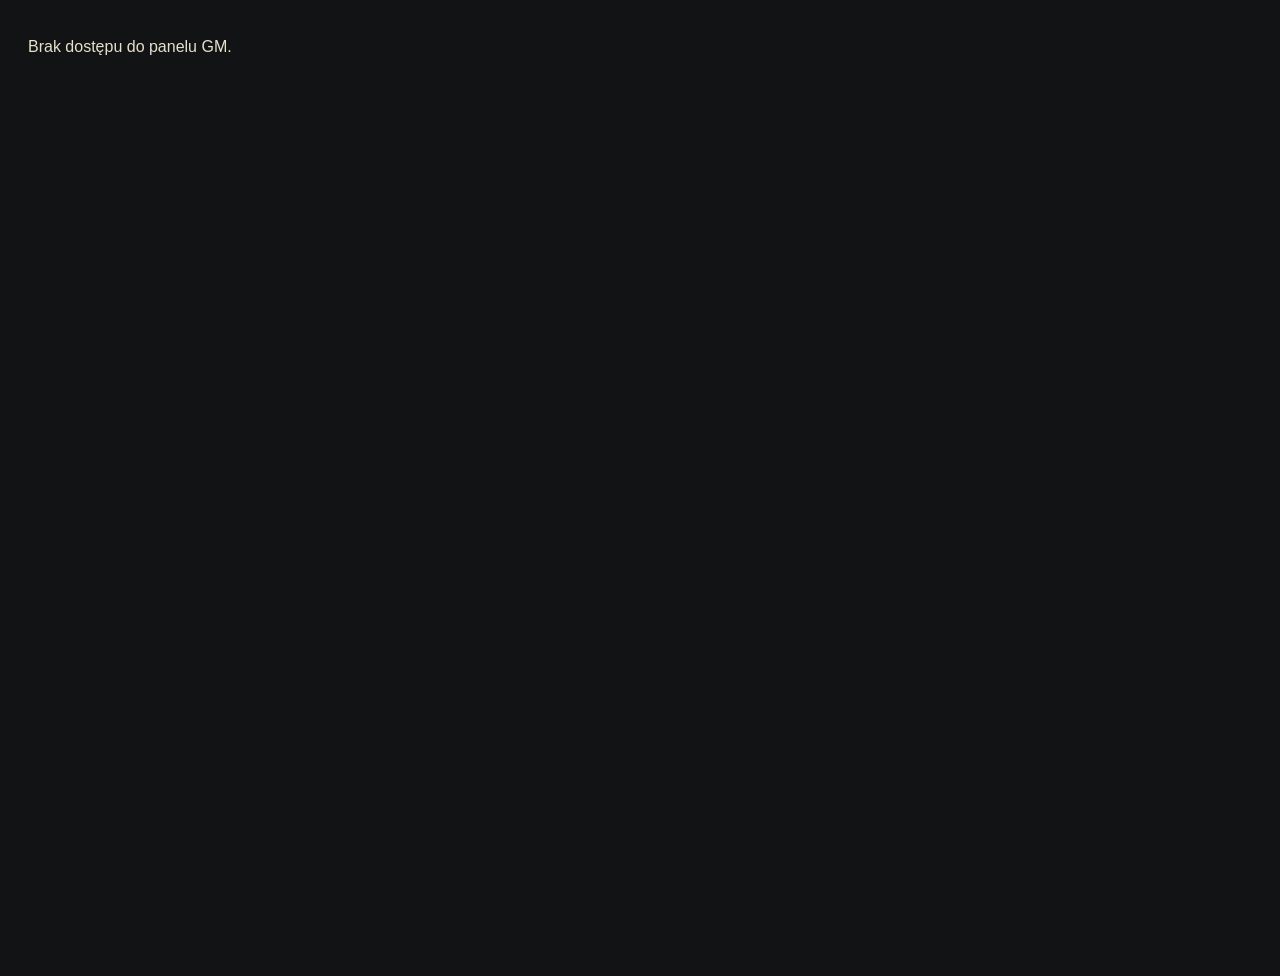
<file: gm.html>
<!DOCTYPE html>
<html lang="pl">
<head>
  <meta charset="UTF-8">
  <meta name="viewport"
        content="width=device-width, initial-scale=1">

  <title>Devils — Panel GM</title>

  <link rel="stylesheet" href="gm.css">
</head>

<body class="gm-page">

  <div id="gm-full-panel" class="gm-panel">
    Wczytywanie panelu GM...
  </div>

  <script src="gm.js" defer></script>
</body>
</html>
</file>
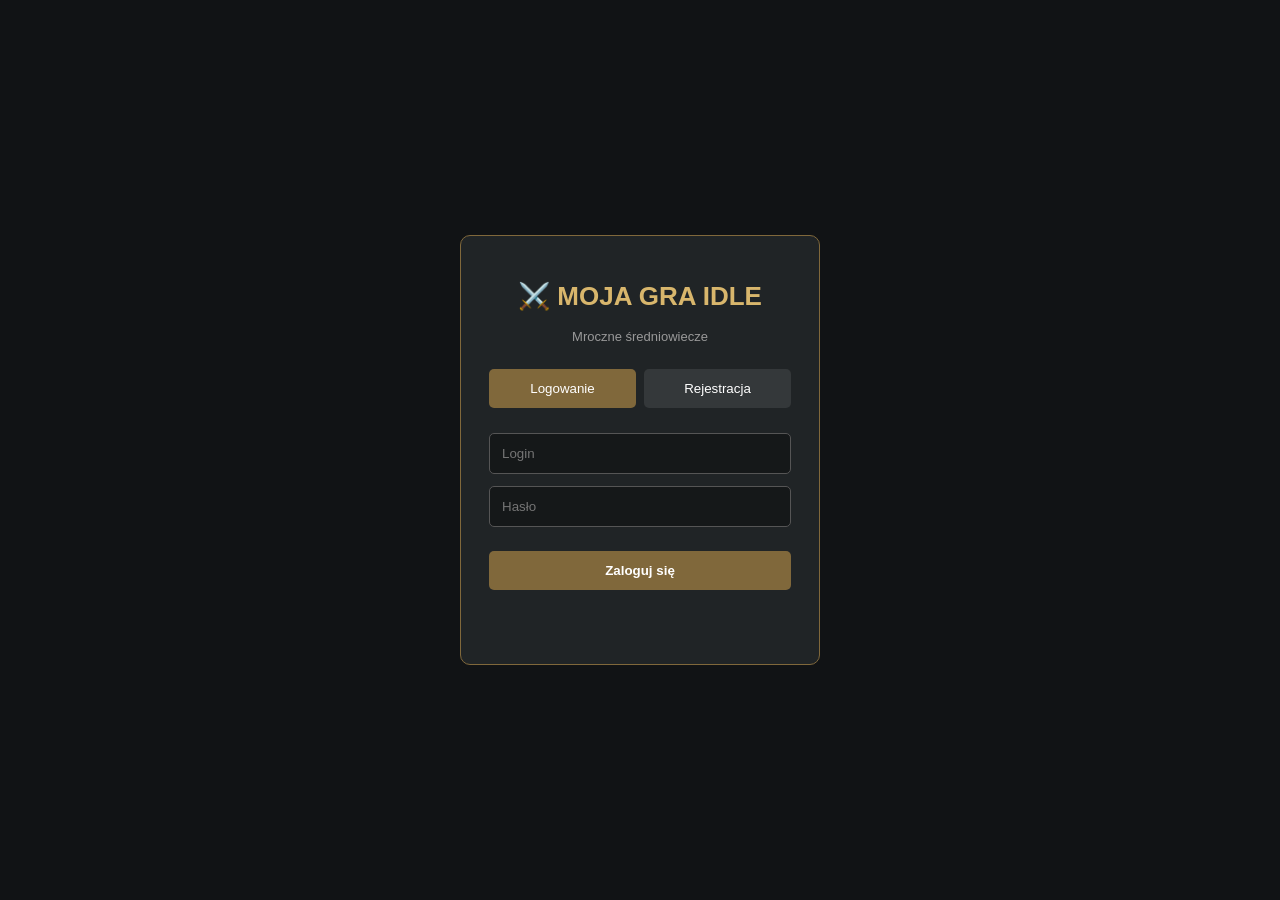
<file: login.html>
<!DOCTYPE html>
<html lang="pl">
<head>
<meta charset="UTF-8">
<meta name="viewport" content="width=device-width, initial-scale=1">
<title>Moja Gra Idle — Logowanie</title>
<style>
*{box-sizing:border-box}
body{
 margin:0;min-height:100vh;
 display:flex;align-items:center;justify-content:center;
 background:#111315;color:#e6dfd0;
 font-family:Arial,sans-serif;
}
.panel{
 width:360px;max-width:92%;
 background:#202426;
 border:1px solid #80683b;
 border-radius:10px;
 padding:28px;
}
h1{text-align:center;color:#d8b66c;font-size:26px}
.subtitle{text-align:center;color:#999;font-size:13px}
.tabs{display:flex;gap:8px;margin:25px 0}
button{
 border:0;border-radius:5px;padding:12px;
 cursor:pointer;color:white;background:#80683b;
}
.tabs button{flex:1;background:#34383a}
.tabs button.active{background:#80683b}
input{
 display:block;width:100%;padding:12px;
 margin:12px 0;background:#151819;
 color:white;border:1px solid #555;
 border-radius:5px;
}
.submit{width:100%;margin-top:12px;font-weight:bold}
.message{text-align:center;min-height:20px;font-size:13px}
.error{color:#ff7777}
.success{color:#75d395}
.hidden{display:none}
</style>
</head>
<body>

<div class="panel">
 <h1>⚔️ MOJA GRA IDLE</h1>
 <p class="subtitle">Mroczne średniowiecze</p>

 <div class="tabs">
  <button id="loginTab" class="active" onclick="showTab('login')">Logowanie</button>
  <button id="registerTab" onclick="showTab('register')">Rejestracja</button>
 </div>

 <form id="loginForm" onsubmit="login(event)">
  <input id="loginName" placeholder="Login" required autocomplete="username">
  <input id="loginPassword" type="password" placeholder="Hasło" required autocomplete="current-password">
  <button class="submit" type="submit">Zaloguj się</button>
 </form>

 <form id="registerForm" class="hidden" onsubmit="register(event)">
  <input id="registerName" placeholder="Wybierz login" required minlength="3" maxlength="20">
  <input id="registerPassword" type="password" placeholder="Wybierz hasło" required minlength="6" autocomplete="new-password">
  <input id="repeatPassword" type="password" placeholder="Powtórz hasło" required minlength="6" autocomplete="new-password">
  <button class="submit" type="submit">Załóż konto</button>
 </form>

 <p id="message" class="message"></p>
</div>

<script>
function showTab(tab){
 document.getElementById("loginForm").classList.toggle("hidden",tab!=="login");
 document.getElementById("registerForm").classList.toggle("hidden",tab!=="register");
 document.getElementById("loginTab").classList.toggle("active",tab==="login");
 document.getElementById("registerTab").classList.toggle("active",tab==="register");
 document.getElementById("message").textContent="";
}

function message(text,success=false){
 const el=document.getElementById("message");
 el.textContent=text;
 el.className="message "+(success?"success":"error");
}

function getUsers(){
 try{
  return JSON.parse(localStorage.getItem("idleUsers"))||{};
 }catch{
  return {};
 }
}

function register(event){
 event.preventDefault();

 const name=document.getElementById("registerName").value.trim();
 const password=document.getElementById("registerPassword").value;
 const repeat=document.getElementById("repeatPassword").value;

 if(password!==repeat){
  message("Hasła nie są identyczne.");
  return;
 }

 const users=getUsers();
 const key=name.toLowerCase();

 if(users[key]){
  message("Taki login już istnieje.");
  return;
 }

 users[key]={name,password};
 localStorage.setItem("idleUsers",JSON.stringify(users));

 showTab("login");
 document.getElementById("loginName").value=name;
 message("Konto utworzone! Możesz się zalogować.",true);
}

function login(event){
 event.preventDefault();

 const name=document.getElementById("loginName").value.trim().toLowerCase();
 const password=document.getElementById("loginPassword").value;
 const users=getUsers();

 if(!users[name]||users[name].password!==password){
  message("Nieprawidłowy login lub hasło.");
  return;
 }

 sessionStorage.setItem("idleLoggedUser",name);
 window.location.href="postacie.html";
}
</script>
</body>
</html>
</file>
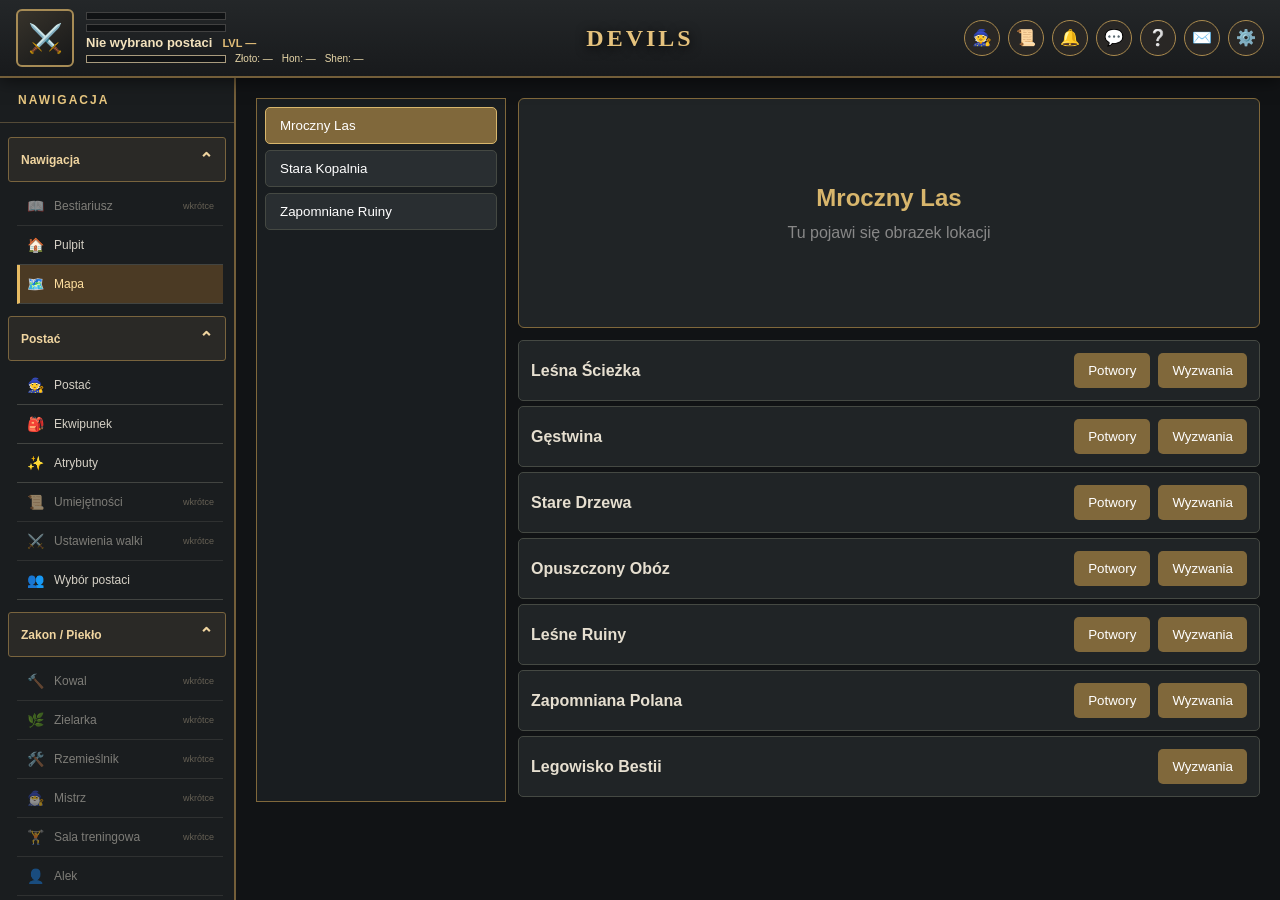
<file: mapa.html>
<!DOCTYPE html>

<html lang="pl">

<head>

<meta charset="UTF-8">

<meta name="viewport" content="width=device-width, initial-scale=1">

<title>Moja Gra Idle — Mapa</title>

<style>

*{box-sizing:border-box}

body{

 margin:0;

 padding-left:190px;

 background:#111315;

 color:#e6dfd0;

 font-family:Arial,sans-serif;

 transition:padding-left .25s;

}

button{

 cursor:pointer;

 border:0;

 border-radius:5px;

 background:#80683b;

 color:white;

 padding:10px 14px;

}

button:hover:not(:disabled){background:#a3854d}

button:disabled{opacity:.4;cursor:not-allowed}

/* MENU */

.sidebar{

 position:fixed;

 top:0;

 left:0;

 bottom:0;

 width:190px;

 background:#191d20;

 border-right:2px solid #80683b;

 padding:15px 10px;

 z-index:100;

 transition:transform .25s;

}

.sidebar.closed{transform:translateX(-190px)}

.sidebar h2{

 color:#d8b66c;

 font-size:18px;

 text-align:center;

 margin:12px 0 25px;

}

.menu-toggle{

 position:absolute;

 top:12px;

 right:10px;

 width:38px;

 height:38px;

 padding:0;

 font-size:22px;

}

.sidebar.closed .menu-toggle{right:-48px}

.menu-link{

 display:block;

 width:100%;

 text-align:left;

 margin-bottom:8px;

 padding:13px;

 background:#292e31;

}

.menu-link.active{background:#80683b}

body.menu-closed{padding-left:0}

/* MAPA */

.main{padding:20px}

.map-layout{

 display:grid;

 grid-template-columns:250px minmax(0,1fr);

 gap:12px;

}

.locations{

 background:#191d20;

 border:1px solid #80683b;

 padding:8px;

 max-height:calc(100vh - 40px);

 overflow-y:auto;

}

.location-button{

 display:block;

 width:100%;

 text-align:left;

 margin-bottom:6px;

 background:#292e31;

 border:1px solid #454943;

}

.location-button.active{

 background:#80683b;

 border-color:#d8b66c;

}

.map-content{min-width:0}

.location-image{

 height:230px;

 border:1px solid #80683b;

 border-radius:6px;

 background:#202426;

 display:flex;

 flex-direction:column;

 align-items:center;

 justify-content:center;

 margin-bottom:12px;

 color:#888;

 gap:12px;

}

.location-image h2{

 color:#d8b66c;

 margin:0;

}

.area-row{

 display:flex;

 align-items:center;

 justify-content:space-between;

 gap:15px;

 padding:12px;

 margin-bottom:5px;

 background:#202426;

 border:1px solid #454943;

 border-radius:5px;

}

.area-name{

 flex:1;

 color:#e6dfd0;

 font-weight:bold;

}

.area-actions{

 display:flex;

 gap:8px;

}

/* LISTA POTWORÓW */

.monsters-panel{

 margin-top:15px;

 background:#202426;

 border:1px solid #80683b;

 border-radius:6px;

 padding:15px;

}

.monsters-panel h2{

 color:#d8b66c;

 margin-top:0;

}

.monster-row{

 display:grid;

 grid-template-columns:minmax(0,2fr) 90px 90px 100px;

 align-items:center;

 gap:12px;

 padding:12px;

 border-bottom:1px solid #454943;

}

.monster-row.selected{

 background:#353c31;

}

.monster-name{

 display:flex;

 align-items:center;

 gap:10px;

}

.monster-name input{

 width:18px;

 height:18px;

 accent-color:#b99a58;

 cursor:pointer;

}

.fight-controls{

 display:flex;

 align-items:center;

 justify-content:space-between;

 gap:15px;

 margin-top:20px;

}

.fight-button{

 font-size:18px;

 font-weight:bold;

 min-width:180px;

}

/* OKNO DROPU */

.modal{

 position:fixed;

 inset:0;

 z-index:500;

 background:rgba(0,0,0,.75);

 display:flex;

 align-items:center;

 justify-content:center;

 padding:20px;

}

.modal.hidden{display:none}

.modal-box{

 width:min(450px,100%);

 background:#202426;

 border:2px solid #80683b;

 border-radius:8px;

 padding:22px;

}

.modal-box h2{

 margin-top:0;

 color:#d8b66c;

}

.drop-item{

 padding:10px;

 border-bottom:1px solid #454943;

}

.modal-close{margin-top:20px}

.hidden{display:none}

@media(max-width:900px){

 .map-layout{grid-template-columns:1fr}

 .locations{max-height:180px}

}

@media(max-width:700px){

 body{padding-left:0}

 .main{padding:60px 10px 15px}

 .area-row{flex-wrap:wrap}

 .area-actions{width:100%}

 .monster-row{

  grid-template-columns:1fr 65px 65px 75px;

  gap:5px;

  padding:8px 3px;

  font-size:12px;

 }

 .monster-row button{padding:8px 4px}

}

/* OKNO WYBORU POTWORÓW */

.monster-modal{

 position:fixed;

 inset:0;

 z-index:400;

 display:flex;

 align-items:center;

 justify-content:center;

 padding:20px;

 background:rgba(0,0,0,.82);

}

.monster-modal.hidden{

 display:none;

}

.monster-window{

 width:min(720px,100%);

 max-height:90vh;

 display:flex;

 flex-direction:column;

 background:#1b1916;

 border:2px solid #8d7135;

 border-radius:5px;

 box-shadow:0 0 35px #000;

 overflow:hidden;

}

.monster-window-header{

 display:flex;

 align-items:center;

 justify-content:space-between;

 gap:15px;

 padding:20px 24px;

 border-bottom:1px solid #8d7135;

 background:linear-gradient(#302b23,#211e19);

}

.monster-window-header h2{

 margin:0;

 color:#dfc88e;

 font-family:Georgia,serif;

 font-size:21px;

 letter-spacing:1px;

}

.monster-close{

 width:38px;

 height:38px;

 padding:0;

 background:#211e19;

 border:1px solid #8d7135;

 color:#dfc88e;

 font-size:22px;

}

.monster-window-body{

 padding:22px;

 overflow-y:auto;

 flex:1;

 min-height:0;

}

.monster-description{

 color:#aaa092;

 font-size:13px;

 margin:0 0 16px;

}

.monster-count{

 font-weight:bold;

 margin-bottom:16px;

}

.monster-option{

 display:flex;

 align-items:center;

 justify-content:space-between;

 gap:12px;

 padding:14px 12px;

 margin-bottom:8px;

 background:#211e1b;

 border:1px solid #3c3428;

 border-radius:4px;

 cursor:pointer;

 transition:background .15s,border-color .15s;

}

.monster-option:hover{

 border-color:#80683b;

 background:#2a251e;

}

.monster-option.selected{

 background:#302a1d;

 border-color:#d2ab4c;

}

.monster-option.disabled{

 opacity:.55;

 cursor:not-allowed;

}

.monster-option-info{

 flex:1;

 min-width:0;

}

.monster-option-name{

 color:#e6dfd0;

 font-size:14px;

 font-weight:bold;

 margin-bottom:7px;

}

.monster-option.selected .monster-option-name{

 color:#f5e2ac;

}

.monster-option-stats{

 display:flex;

 flex-wrap:wrap;

 gap:10px;

 color:#968c7b;

 font-size:12px;

}

.monster-option-level{

 color:#d2ab4c;

 font-weight:bold;

}

.monster-info-button{

 display:flex;

 align-items:center;

 justify-content:center;

 flex-shrink:0;

 width:28px;

 height:28px;

 padding:0;

 border:1px solid #73674e;

 border-radius:50%;

 background:transparent;

 color:#c4b89c;

 font-family:Georgia,serif;

 font-size:16px;

 font-style:italic;

}

.monster-info-button:hover{

 background:#80683b;

}

.monster-window-footer{

 display:flex;

 align-items:center;

 justify-content:flex-end;

 gap:12px;

 padding:15px 22px;

 border-top:1px solid #8d7135;

 background:#211e19;

}

.monster-cancel{

 background:#29251e;

 border:1px solid #8d7135;

 color:#dfc88e;

}

.monster-fight{

 border:1px solid #d2ab4c;

 font-weight:bold;

 color:#fff1c9;

}

.monster-fight:disabled{

 opacity:.35;

}

/* DROP WYŚWIETLANY NAD OKNEM POTWORÓW */

#dropModal{

 z-index:600;

}

@media(max-width:700px){

 .monster-modal{

  padding:8px;

 }

 .monster-window{

  max-height:95vh;

 }

 .monster-window-header{

  padding:14px;

 }

 .monster-window-header h2{

  font-size:16px;

 }

 .monster-window-body{

  padding:12px;

 }

 .monster-option{

  padding:12px 9px;

 }

 .monster-window-footer{

  padding:12px;

 }

}

/* CAŁY PASEK POTWORA JEST KLIKALNY */

.monster-option{

 width:100%;

 cursor:pointer;

}

.monster-option-info{

 flex:1;

 min-width:0;

 pointer-events:none;

}

/* ZAZNACZONY POTWÓR */

.monster-option.selected{

 background:#302a1d;

 border:1px solid #d2ab4c;

}

/* UKRYCIE STARYCH CHECKBOXÓW */

.monster-option input[type="checkbox"]{

 display:none;

}

/* PRZYCISK DROPU DZIAŁA OSOBNO */

.monster-info-button{

 pointer-events:auto;

 cursor:pointer;

}

/* POPRAWKA IKONKI INFORMACJI O DROP */
.monster-info-button {
  display: inline-flex;
  align-items: center;
  justify-content: center;
  width: 28px;
  height: 28px;
  min-width: 28px;
  padding: 0;
  border: 1px solid #73674e;
  border-radius: 50%;
  font-family: Arial, sans-serif;
  font-style: normal;
  font-size: 15px;
  font-weight: 700;
  line-height: 1;
  text-align: center;
}

</style>

<link rel="stylesheet" href="interfejs.css">
<script src="interfejs.js" defer></script>
</head>

<body data-devils-page="mapa">



<main class="main">

 <div class="map-layout">

  <aside class="locations" id="locations"></aside>

  <div class="map-content">

   <section class="location-image">

    <h2 id="locationTitle">Mapa</h2>

    <span>Tu pojawi się obrazek lokacji</span>

   </section>

   <div id="areas"></div>

  </div>

 </div>

</main>

<!-- OKNO WYBORU POTWORÓW -->

<div id="monstersPanel" class="monster-modal hidden">

 <div class="monster-window"

      role="dialog"

      aria-modal="true"

      aria-labelledby="monstersTitle">

  <div class="monster-window-header">

   <h2 id="monstersTitle">

    WYBIERZ POTWORY

   </h2>

   <button class="monster-close"

           onclick="closeMonsters()">

    ×

   </button>

  </div>

  <div class="monster-window-body">

   <p class="monster-description">

    Wybierz od 1 do 3 przeciwników do walki.

    Kliknij potwora, aby go zaznaczyć.

   </p>

   <div id="selectedCount" class="monster-count">

    Wybrano 0/3

   </div>

   <div id="monstersList"></div>

  </div>

  <div class="monster-window-footer">

   <button class="monster-cancel"

           onclick="closeMonsters()">

    Anuluj

   </button>

   <button id="fightButton"

           class="monster-fight"

           onclick="startFight()"

           disabled>

    ⚔️ WALCZ

   </button>

  </div>

 </div>

</div>

<div id="dropModal" class="modal hidden">

 <div class="modal-box">

  <h2 id="dropTitle">Możliwy drop</h2>

  <div id="dropList"></div>

  <button class="modal-close" onclick="closeDrop()">

   Zamknij

  </button>

 </div>

</div>

<script>

/* PRZYKŁADOWE LOKACJE */

const locationsData=[

 {

  name:"Mroczny Las",

  areas:[

   {

    name:"Leśna Ścieżka",

    monsters:[

     {id:"wilk",name:"Wilk",level:1,exp:10,

      drops:["Wilcza skóra","Złoto"]},

     {id:"pies",name:"Dziki pies",level:2,exp:15,

      drops:["Kły","Złoto"]},

     {id:"bandyta",name:"Bandyta",level:3,exp:20,

      drops:["Stary miecz","Złoto"]}

    ]

   },

   {

    name:"Gęstwina",

    monsters:[

     {id:"pajak",name:"Leśny pająk",level:4,exp:25,

      drops:["Pajęcza nić","Złoto"]},

     {id:"niedzwiedz",name:"Niedźwiedź",level:5,exp:35,

      drops:["Niedźwiedzia skóra","Złoto"]}

    ]

   },

   {

    name:"Stare Drzewa",

    monsters:[

     {id:"wilk_alfa",name:"Wilk Alfa",level:7,exp:50,

      drops:["Wilcze kły","Złoto"]}

    ]

   },

   {

    name:"Opuszczony Obóz",

    monsters:[

     {id:"rozbojnik",name:"Rozbójnik",level:8,exp:60,

      drops:["Zardzewiała broń","Złoto"]}

    ]

   },

   {

    name:"Leśne Ruiny",

    monsters:[

     {id:"szkielet",name:"Szkielet",level:10,exp:80,

      drops:["Stare kości","Złoto"]}

    ]

   },

   {

    name:"Zapomniana Polana",

    monsters:[

     {id:"duch",name:"Leśny duch",level:12,exp:100,

      drops:["Eteryczny pył","Złoto"]}

    ]

   },

   {

    name:"Legowisko Bestii",

    monsters:[],

    challengeOnly:true

   }

  ]

 },

 {

  name:"Stara Kopalnia",

  areas:[

   {

    name:"Wejście do kopalni",

    monsters:[

     {id:"szczur",name:"Olbrzymi szczur",level:5,exp:30,

      drops:["Szczurzy ogon","Złoto"]},

     {id:"gornik",name:"Przeklęty górnik",level:6,exp:40,

      drops:["Żelazna ruda","Złoto"]}

    ]

   },

   {

    name:"Głębokie Tunele",

    monsters:[

     {id:"golem",name:"Kamienny golem",level:10,exp:85,

      drops:["Kamienny odłamek","Złoto"]}

    ]

   }

  ]

 },

 {

  name:"Zapomniane Ruiny",

  areas:[

   {

    name:"Dziedziniec",

    monsters:[

     {id:"straznik",name:"Nieumarły strażnik",level:12,exp:110,

      drops:["Stara zbroja","Złoto"]}

    ]

   }

  ]

 }

];

let currentLocation=0;

let currentArea=null;

let selectedMonsters=[];

/* MENU */

function toggleMenu(){

 const sidebar=document.getElementById("sidebar");

 const closed=sidebar.classList.toggle("closed");

 document.body.classList.toggle("menu-closed",closed);

 localStorage.setItem("idleMenuClosed",closed?"1":"0");

}

if(localStorage.getItem("idleMenuClosed")==="1"){

 document.getElementById("sidebar").classList.add("closed");

 document.body.classList.add("menu-closed");

}

function goTo(page){

 window.location.href=page;

}

function backToCharacters(){

 sessionStorage.removeItem("idleActiveSlot");

 window.location.href="postacie.html";

}

/* WYŚWIETLANIE LOKACJI */

function renderLocations(){

 const container=document.getElementById("locations");

 container.innerHTML="";

 locationsData.forEach((location,index)=>{

  const button=document.createElement("button");

  button.className="location-button"+

   (index===currentLocation?" active":"");

  button.textContent=location.name;

  button.onclick=()=>selectLocation(index);

  container.appendChild(button);

 });

}

function selectLocation(index){

 currentLocation=index;

 currentArea=null;

 selectedMonsters=[];

 document.getElementById("locationTitle").textContent=

  locationsData[index].name;

 document.getElementById("monstersPanel").classList.add("hidden");

 renderLocations();

 renderAreas();

}

function renderAreas(){

 const container=document.getElementById("areas");

 container.innerHTML="";

 const areas=locationsData[currentLocation].areas;

 areas.forEach((area,index)=>{

  const row=document.createElement("div");

  row.className="area-row";

  const name=document.createElement("span");

  name.className="area-name";

  name.textContent=area.name;

  const actions=document.createElement("div");

  actions.className="area-actions";

  if(!area.challengeOnly){

   const monstersButton=document.createElement("button");

   monstersButton.textContent="Potwory";

   monstersButton.onclick=()=>showMonsters(index);

   actions.appendChild(monstersButton);

  }

  const challengeButton=document.createElement("button");

  challengeButton.textContent="Wyzwania";

  challengeButton.onclick=()=>{

   alert("Wyzwania dodamy w kolejnym etapie.");

  };

  actions.appendChild(challengeButton);

  row.append(name,actions);

  container.appendChild(row);

 });

}

/* WYBÓR POTWORÓW */

/* OTWIERANIE OKNA POTWORÓW */

function showMonsters(index){

 currentArea=index;

 selectedMonsters=[];

 const area=

  locationsData[currentLocation].areas[index];

 document.getElementById("monstersTitle").textContent=

  "WYBIERZ POTWORY — "+area.name.toUpperCase();

 document.getElementById("monstersPanel")

  .classList.remove("hidden");

 renderMonsters();

}

/* ZAMYKANIE OKNA */

function closeMonsters(){

 document.getElementById("monstersPanel")

  .classList.add("hidden");

 selectedMonsters=[];

}

/* ZAZNACZANIE POTWORA */

function toggleMonster(id){

 if(selectedMonsters.includes(id)){

  selectedMonsters=selectedMonsters.filter(

   monsterId=>monsterId!==id

  );

 }else{

  if(selectedMonsters.length>=3){

   return;

  }

  selectedMonsters.push(id);

 }

 renderMonsters();

}

/* WYŚWIETLANIE LISTY POTWORÓW */

function renderMonsters(){

 const container=document.getElementById("monstersList");

 container.innerHTML="";

 const monsters=

  locationsData[currentLocation]

   .areas[currentArea].monsters;

 monsters.forEach(monster=>{

  const selected=selectedMonsters.includes(monster.id);

  const limitReached=

   selectedMonsters.length>=3 && !selected;

  // CAŁY PASEK POTWORA

  const row=document.createElement("div");

  row.className="monster-option";

  if(selected){

   row.classList.add("selected");

  }

  if(limitReached){

   row.classList.add("disabled");

  }

  // Kliknięcie w dowolnym miejscu paska

  row.addEventListener("click",function(){

   toggleMonster(monster.id);

  });

  // INFORMACJE O POTWORZE

  const info=document.createElement("div");

  info.className="monster-option-info";

  const name=document.createElement("div");

  name.className="monster-option-name";

  name.textContent=monster.name;

  const stats=document.createElement("div");

  stats.className="monster-option-stats";

  const level=document.createElement("span");

  level.className="monster-option-level";

  level.textContent="Poz. "+monster.level;

  const hp=document.createElement("span");

  hp.textContent="HP "+(monster.hp ?? "—");

  const dmg=document.createElement("span");

  dmg.textContent="DMG "+(monster.dmg ?? "—");

  const exp=document.createElement("span");

  exp.textContent="EXP "+monster.exp;

  stats.append(level,hp,dmg,exp);

  info.append(name,stats);

  // PRZYCISK DROPU

  const dropButton=document.createElement("button");

  dropButton.className="monster-info-button";

  dropButton.textContent="i";

  dropButton.title="Sprawdź możliwy drop";

  dropButton.addEventListener("click",function(event){

   // Nie zaznaczaj potwora przy kliknięciu Drop

   event.stopPropagation();

   showDrop(monster);

  });

  row.append(info,dropButton);

  container.appendChild(row);

 });

 // LICZNIK ZAZNACZONYCH POTWORÓW

 document.getElementById("selectedCount").textContent=

  "Wybrano "+selectedMonsters.length+"/3";

 document.getElementById("fightButton").disabled=

  selectedMonsters.length===0;

}

/* PODGLĄD DROPU */

function showDrop(monster){

 document.getElementById("dropTitle").textContent=

  "Możliwy drop — "+monster.name;

 const list=document.getElementById("dropList");

 list.innerHTML="";

 monster.drops.forEach(item=>{

  const div=document.createElement("div");

  div.className="drop-item";

  div.textContent="🎒 "+item;

  list.appendChild(div);

 });

 document.getElementById("dropModal").classList.remove("hidden");

}

function closeDrop(){

 document.getElementById("dropModal").classList.add("hidden");

}

/* ROZPOCZĘCIE WALKI */

function startFight(){

 if(selectedMonsters.length<1 ||

    selectedMonsters.length>3){

  return;

 }

 const area=

  locationsData[currentLocation].areas[currentArea];

 const chosen=area.monsters.filter(

  monster=>selectedMonsters.includes(monster.id)

 );

 sessionStorage.setItem(

  "idleSelectedMonsters",

  JSON.stringify(chosen)

 );

 sessionStorage.setItem(

  "idleSelectedLocation",

  locationsData[currentLocation].name

 );

 sessionStorage.setItem(

  "idleSelectedArea",

  area.name

 );

 window.location.href="walka.html";

}

/* START MAPY */

selectLocation(0);

</script>

</body>

</html>
</file>
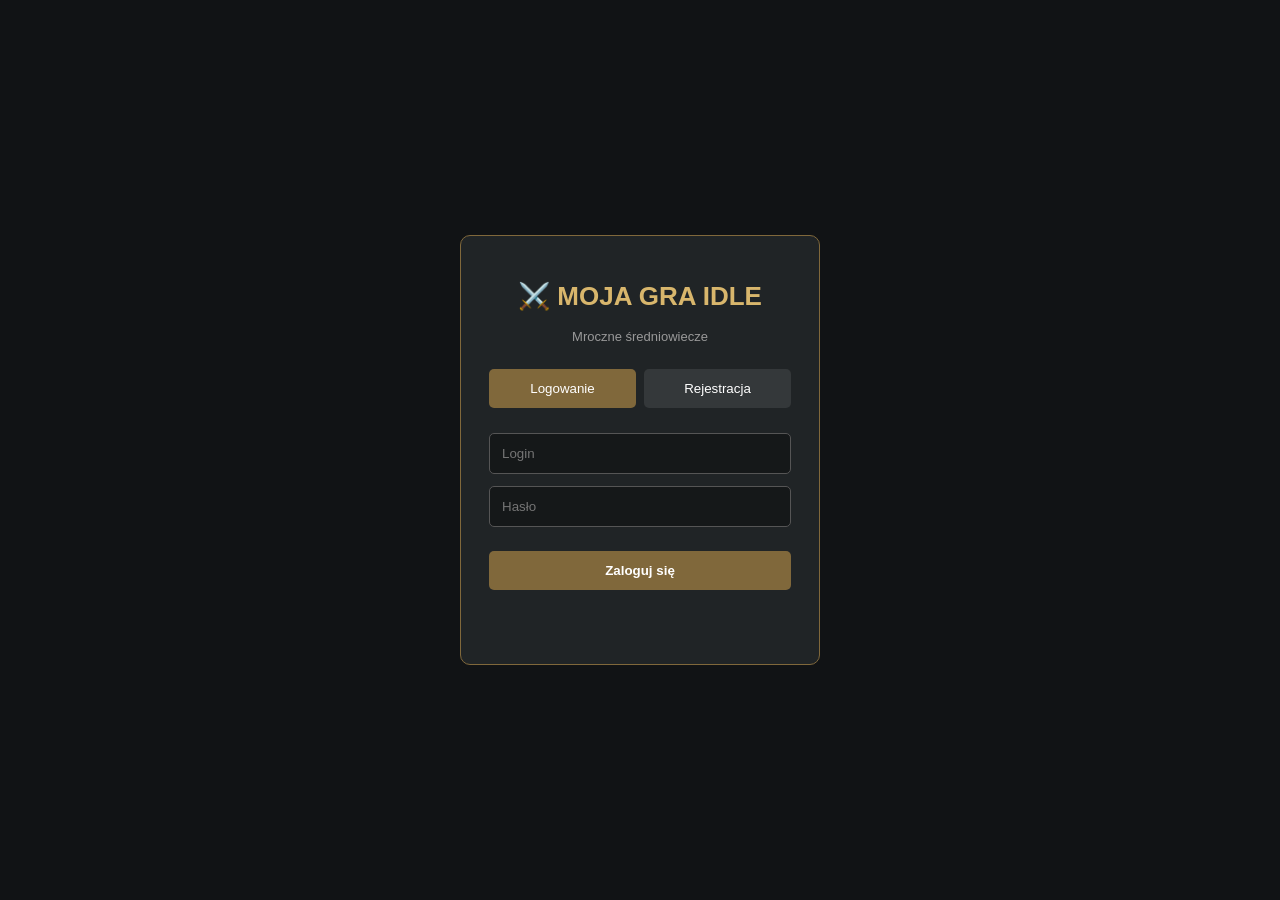
<file: postac.html>
<!doctype html><html lang="pl"><head><meta charset="utf-8"><meta name="viewport" content="width=device-width,initial-scale=1"><title>DevilsPro — Postać</title><link rel="stylesheet" href="interfejs.css"><script defer src="interfejs.js"></script><style>
:root{--gold:#dcb46b;--line:#765c36;--panel:#1d2021;--muted:#a99f8c}*{box-sizing:border-box}body{margin:0;background:#101213;color:#e8dfcd;font:14px Arial,sans-serif}.character-page{max-width:1680px;margin:0 auto;padding:16px;min-width:0}.cp-panel{background:linear-gradient(140deg,#222526,#18191a);border:1px solid var(--line);box-shadow:inset 0 0 0 2px #151515;min-width:0}.cp-top{padding:20px 24px}.cp-profile{display:grid;grid-template-columns:84px minmax(0,1fr) minmax(260px,350px);gap:18px;align-items:start}.cp-avatar{height:84px;width:84px;border:2px solid #a88344;display:grid;place-items:center;background:radial-gradient(#50351e,#191718);color:#f7d997;font:bold 42px Georgia,serif}.cp-name{font:bold 30px Georgia,serif;color:#f4d18b;overflow-wrap:anywhere}.cp-meta{color:#d5c6aa;line-height:1.9;margin-top:8px}.cp-status{display:grid;gap:10px;padding:15px 16px;border:1px solid #967440;background:linear-gradient(145deg,#292420,#171819);box-shadow:inset 0 0 0 2px #191817;min-width:0;border-radius:3px}.cp-gender{display:flex;gap:8px}.cp-chip{border:1px solid var(--line);padding:7px 10px;background:#141516;color:#e1ca9b;font-size:12px}.cp-chip.selected{background:#4b3721;border-color:#d7ac5e}.cp-meter-label{display:flex;justify-content:space-between;gap:8px;font-size:12px}.cp-meter{height:11px;background:#0e0e0e;border:1px solid #655940;overflow:hidden}.cp-meter span{display:block;height:100%;width:0;transition:width .25s}.cp-meter.hp span{background:linear-gradient(90deg,#8d1824,#f43648)}.cp-meter.mana span{background:linear-gradient(90deg,#115b9b,#1eb8f4)}.cp-location{font-size:12px;color:#c6bba7;overflow-wrap:anywhere}.cp-exp{margin-top:18px}.cp-exp-line{display:flex;justify-content:space-between;gap:12px;margin-bottom:8px;flex-wrap:wrap;color:#e7c987}.cp-meter.exp{height:18px;border-color:#b48c45}.cp-meter.exp span{background:linear-gradient(90deg,#96701f,#eec461)}.cp-lock{display:flex;align-items:center;justify-content:center;gap:12px;margin-top:8px;border:1px solid #cda34d;padding:2px 12px;color:#20180b;font-size:13px;background:linear-gradient(110deg,#a97d25,#e3bb55);cursor:pointer;transition:background .2s,border-color .2s,color .2s,box-shadow .2s;min-height:20px;height:22px;width:100%;text-align:center;font-family:inherit}.cp-lock .cp-lock-state{font-weight:700;border:1px solid currentColor;padding:7px 12px;white-space:nowrap}.cp-lock.is-locked{background:linear-gradient(110deg,#414345,#626467);border-color:#888;color:#f2f2f2}.cp-lock:not(.is-locked):hover,.cp-lock:not(.is-locked):focus-visible{background:linear-gradient(110deg,#414345,#626467);border-color:#aaa;color:#fff}.cp-lock.is-locked:hover,.cp-lock.is-locked:focus-visible{background:linear-gradient(110deg,#b8892c,#f0ca67);border-color:#ffdf8a;color:#211807}.cp-lock:focus-visible{outline:2px solid #fff0b1;outline-offset:3px}.cp-lock small{font-size:11px;opacity:.85}.cp-lock:active{filter:brightness(1.12)}.cp-chip{cursor:pointer}.cp-chip:disabled{opacity:.7;cursor:not-allowed}.cp-status .cp-gender button{font-family:inherit}.cp-empty-section{color:#a99f8c;font-size:13px;padding:12px 0}.cp-grid{display:grid;grid-template-columns:minmax(0,1fr) minmax(0,1.1fr);gap:14px;margin-top:14px;align-items:start}.cp-title{font:bold 21px Georgia,serif;color:#e8c27c;margin:0 0 22px}.cp-basic,.cp-detail{padding:20px;min-height:415px}.cp-row{display:flex;justify-content:space-between;gap:15px;border-bottom:1px solid #41413e;padding:15px 0;color:#e0d5c2}.cp-row strong{color:#f3d18d}.cp-detail-list{height:320px;overflow-y:auto;padding-right:10px;scrollbar-color:#a6884b #171819;scrollbar-width:thin}.cp-section{font:bold 14px Georgia,serif;color:#c9d8e7;border-bottom:1px solid #51575b;padding:13px 0 8px;margin:0}.cp-detail .cp-row{font-size:12px;padding:9px 0}.cp-bottom{margin-top:14px;width:100%;min-height:290px;padding:20px;grid-column:1;align-self:stretch}.cp-lower{display:grid;grid-template-columns:minmax(0,1fr) minmax(0,1.1fr);gap:14px}.cp-stat-value{cursor:help;border-bottom:1px dotted #c7a461;outline-offset:3px}.cp-stat-value:hover,.cp-stat-value:focus{color:#fff0c7}.cp-tooltip{position:fixed;z-index:99999;pointer-events:none;max-width:min(320px,calc(100vw - 24px));background:#121315;border:1px solid #d5ac63;color:#eee0c6;box-shadow:0 12px 28px #000a;padding:12px 14px;line-height:1.65;font-size:12px;white-space:pre-line;display:none}.cp-tooltip strong{color:#f3ce83}.cp-tooltip.visible{display:block}.cp-empty{color:#aaa18f;font-style:italic}.cp-small{color:#b0a38d;font-size:12px}.cp-notice{color:#d5b981;font-size:12px;margin:12px 0 0}@media(max-width:1000px){.cp-lower{grid-template-columns:1fr}.cp-profile{grid-template-columns:75px minmax(0,1fr)}.cp-status{grid-column:1/-1}.cp-bottom{width:100%}}@media(max-width:700px){.character-page{padding:10px}.cp-grid{grid-template-columns:1fr}.cp-profile{gap:12px}.cp-name{font-size:23px}.cp-top,.cp-basic,.cp-detail,.cp-bottom{padding:14px}.cp-basic,.cp-detail{min-height:0}.cp-detail-list{height:350px}}

/* Kolorystyka paneli zależna od klasy aktywnej postaci. */
body.cp-theme-lowca{--class-panel-top:#321515;--class-panel-bottom:#170d10;--class-status:#2b1717;--class-avatar:#512020;--class-glow:rgba(125,28,28,.22)}
body.cp-theme-devil{--class-panel-top:#142a3d;--class-panel-bottom:#0b1523;--class-status:#162b3c;--class-avatar:#173d59;--class-glow:rgba(20,75,145,.23)}
body.cp-theme-demon{--class-panel-top:#101a35;--class-panel-bottom:#080e22;--class-status:#131e39;--class-avatar:#1b2751;--class-glow:rgba(34,46,117,.27)}
body[class*="cp-theme-"] .cp-panel{background:linear-gradient(140deg,var(--class-panel-top),var(--class-panel-bottom));box-shadow:inset 0 0 0 2px #0b0b0d,0 0 24px var(--class-glow)}
body[class*="cp-theme-"] .cp-status{background:linear-gradient(145deg,var(--class-status),var(--class-panel-bottom))}
body[class*="cp-theme-"] .cp-avatar{background:radial-gradient(circle at 45% 35%,var(--class-avatar),var(--class-panel-bottom) 82%)}

/* V8: półprzezroczyste panele na wspólnym, klasowym tle */
body.cp-theme-lowca{--scene-top:#35100f;--scene-mid:#200d10;--scene-bottom:#09080c;--glass-rgb:39,12,13;--class-accent:#b34939}
body.cp-theme-devil{--scene-top:#102d47;--scene-mid:#0b1c32;--scene-bottom:#060b16;--glass-rgb:10,27,49;--class-accent:#407ca8}
body.cp-theme-demon{--scene-top:#111b40;--scene-mid:#0b1230;--scene-bottom:#060914;--glass-rgb:13,17,48;--class-accent:#5863ae}
body[class*="cp-theme-"]{
 background:radial-gradient(ellipse 85% 55% at 78% 12%,color-mix(in srgb,var(--class-accent) 18%,transparent),transparent 75%),
 radial-gradient(ellipse 75% 55% at 12% 20%,var(--scene-top),transparent 85%),
 linear-gradient(160deg,var(--scene-mid) 0%,var(--scene-bottom) 100%) !important;
 background-attachment:fixed !important;
}
body[class*="cp-theme-"] .character-page{position:relative;isolation:isolate}
body[class*="cp-theme-"] .character-page::before{
 content:"";position:absolute;inset:0;z-index:-1;pointer-events:none;opacity:.55;
 background-image:radial-gradient(circle,#c3a477 1px,transparent 2px),radial-gradient(circle,#8f7baf 1px,transparent 2px),radial-gradient(circle,#f1d39d .7px,transparent 1.8px);
 background-size:257px 223px,347px 291px,193px 337px;
 background-position:32px 41px,114px 92px,83px 167px;
}
body[class*="cp-theme-"] .cp-panel{
 position:relative;
 background:linear-gradient(145deg,rgba(var(--glass-rgb),.69),rgba(8,8,13,.57)) !important;
 border:1px solid rgba(181,139,73,.8);
 box-shadow:inset 0 0 0 3px rgba(4,4,8,.42),inset 0 0 0 4px rgba(158,112,49,.24),0 8px 26px rgba(0,0,0,.25) !important;
 backdrop-filter:blur(5px);-webkit-backdrop-filter:blur(5px);
}
body[class*="cp-theme-"] .cp-panel::after{
 content:"✦";position:absolute;left:10px;top:7px;color:#b99451;opacity:.8;font:13px Georgia,serif;pointer-events:none;
}
body[class*="cp-theme-"] .cp-status{
 background:linear-gradient(135deg,rgba(var(--glass-rgb),.74),rgba(10,10,16,.53)) !important;
 box-shadow:inset 0 0 0 2px rgba(10,9,13,.46);
 backdrop-filter:blur(3px);
}
body[class*="cp-theme-"] .cp-avatar{background:radial-gradient(circle at 40% 28%,var(--class-avatar),rgba(8,8,14,.84) 84%)}
body[class*="cp-theme-"] .cp-detail-list{scrollbar-color:#9e7a44 transparent}
@media(prefers-reduced-transparency:reduce){body[class*="cp-theme-"] .cp-panel{backdrop-filter:none;-webkit-backdrop-filter:none;background:linear-gradient(145deg,rgba(var(--glass-rgb),.94),rgba(8,8,13,.92)) !important}}
</style></head><body data-devils-page="postac"><main class="character-page"><section class="cp-panel cp-top"><div class="cp-profile"><div class="cp-avatar" id="avatar">?</div><div><div class="cp-name" id="nick">Postać</div><div class="cp-meta"><div id="level">Poziom —</div><div id="class">Klasa —</div></div></div><div class="cp-status"><div class="cp-gender"><button type="button" class="cp-chip" id="male">Mężczyzna</button><button type="button" class="cp-chip" id="female">Kobieta</button></div><div><div class="cp-meter-label"><span>PŻ</span><span id="hpLabel">—</span></div><div class="cp-meter hp"><span id="hpFill"></span></div></div><div><div class="cp-meter-label"><span>Mana</span><span id="manaLabel">—</span></div><div class="cp-meter mana"><span id="manaFill"></span></div></div><div class="cp-location">Aktualna lokalizacja: <b id="location">Nieznana</b></div></div></div><div class="cp-exp"><div class="cp-exp-line"><strong>Doświadczenie</strong><span id="expText">—</span></div><div class="cp-meter exp"><span id="expFill"></span></div><button type="button" class="cp-lock" id="expLockBtn" aria-pressed="false"><span class="cp-lock-label">Blokada doświadczenia - <span id="expLockState">Nieaktywna</span></span></button></div></section><div class="cp-grid"><section class="cp-panel cp-basic"><h2 class="cp-title">Punkty statystyk</h2><div id="baseStats"></div></section><section class="cp-panel cp-detail"><h2 class="cp-title">Aktualne statystyki</h2><div class="cp-detail-list" id="detailStats"></div></section></div><div class="cp-lower"><section class="cp-panel cp-bottom"><h2 class="cp-title">Bonusy czasowe aktywne</h2><div class="cp-empty" id="timedBonuses">Brak aktywnych bonusów czasowych.</div></section></div><div class="cp-tooltip" id="statTooltip" role="tooltip"></div><p class="cp-notice" id="notice"></p></main><script>
(()=>{'use strict';
const user=sessionStorage.getItem('idleLoggedUser'),slot=sessionStorage.getItem('idleActiveSlot');if(!user||slot===null){location.replace('postacie.html');return}let data;try{data=JSON.parse(localStorage.getItem('idleSlots_'+user)||'[]')[Number(slot)]}catch{}if(!data?.hero){location.replace('postacie.html');return}const h=data.hero,$=id=>document.getElementById(id),num=(obj,keys)=>{for(const k of keys){const v=obj?.[k];if(v!==undefined&&v!==null&&v!==''&&Number.isFinite(Number(v)))return Number(v)}return null},str=(obj,keys)=>{for(const k of keys){const v=obj?.[k];if(typeof v==='string'&&v.trim())return v.trim()}return null},set=(id,v)=>$(id).textContent=v,fmt=n=>n===null?'—':Number(n).toLocaleString('pl-PL'),pct=(v,max)=>v!==null&&max!==null&&max>0?Math.max(0,Math.min(100,v/max*100)):0;
const nick=str(h,['nick','nickname','name','characterName','nazwa','heroName'])||'Bohater',lvl=num(h,['level','lvl','poziom'])??1,cls=str(h,['characterClass','klasa','class'])||'Nieznana';set('nick',nick);set('avatar',Array.from(nick)[0]?.toUpperCase()||'?');set('level','Poziom '+lvl);set('class','Klasa: '+cls);
const classTheme=cls.toLocaleLowerCase('pl').normalize('NFD').replace(/[\u0300-\u036f]/g,'').trim();document.body.classList.add(classTheme.includes('lowca')?'cp-theme-lowca':classTheme.includes('devil')?'cp-theme-devil':classTheme.includes('demon')?'cp-theme-demon':'cp-theme-lowca');
const SAVE_KEY='idleSlots_'+user, LOCK_KEY='devilsExpLock_'+user+'_'+slot;
let gender=str(h,['gender','sex','plec','płeć'])?.toLowerCase();
const isFemale=v=>['female','kobieta','f','woman'].includes(v);
function showGender(){const female=isFemale(gender);$('male').classList.toggle('selected',!female);$('female').classList.toggle('selected',female);const frozen=lvl>10;$('male').disabled=frozen;$('female').disabled=frozen;$('male').title=$('female').title=frozen?'Zmiana płci dostępna tylko do poziomu 10':'Kliknij, aby wybrać płeć';}
function saveGender(v){if(lvl>10)return;try{const slots=JSON.parse(localStorage.getItem(SAVE_KEY)||'[]');if(!slots[Number(slot)]?.hero)return;slots[Number(slot)].hero.gender=v;localStorage.setItem(SAVE_KEY,JSON.stringify(slots));gender=v;showGender()}catch(e){console.error('Nie zapisano płci',e)}}
$('male').onclick=()=>saveGender('male');$('female').onclick=()=>saveGender('female');showGender();
function showLock(){const on=localStorage.getItem(LOCK_KEY)==='1';$('expLockState').textContent=on?'Aktywna':'Nieaktywna';$('expLockBtn').classList.toggle('is-locked',on);$('expLockBtn').setAttribute('aria-pressed',String(on));$('expLockBtn').title=on?'Kliknij, aby wyłączyć blokadę EXP':'Kliknij, aby włączyć blokadę EXP';}
$('expLockBtn').onclick=()=>{localStorage.setItem(LOCK_KEY,localStorage.getItem(LOCK_KEY)==='1'?'0':'1');showLock()};showLock();
function meter(labelId,fillId,nowKeys,maxKeys){const now=num(h,nowKeys),max=num(h,maxKeys);set(labelId,fmt(now)+' / '+fmt(max));$(fillId).style.width=pct(now,max)+'%'}meter('hpLabel','hpFill',['hp','health','currentHp','currentHP','zycie','pż'],['maxHp','maxHP','hpMax','maxHealth','maksHp']);meter('manaLabel','manaFill',['mana','mp','currentMana','currentMp'],['maxMana','maxMp','manaMax','mpMax']);set('location',str(h,['location','lokalizacja','currentLocation','zone','mapName','mapa'])||'Nieznana');
const exp=num(h,['exp','experience','xp','doswiadczenie'])??0,need=num(h,['expToNext','expNeeded','expRequired','nextLevelExp','requiredExp','expMax','maxExp']);set('expText',need!==null?fmt(exp)+' / '+fmt(need)+' EXP ('+pct(exp,need).toFixed(1)+'%)':fmt(exp)+' EXP • próg kolejnego poziomu nieznany');$('expFill').style.width=pct(exp,need)+'%';
let gear={};try{gear=JSON.parse(localStorage.getItem('idleDemoEquipment_'+user+'_'+slot)||'{}')||{}}catch{}const items=Object.values(gear).filter(x=>x&&typeof x==='object');const gearSum=k=>items.reduce((s,i)=>s+(Number(i[k])||0),0);const bonusStat=name=>items.reduce((s,i)=>s+(Number(i.stats?.[name])||0),0);
const statKeys=[['Siła',['strength','sila','siła','Siła']],['Inteligencja',['intelligence','inteligencja','Inteligencja']],['Szybkość',['speed','szybkosc','szybkość','Szybkość']],['Wytrzymałość',['endurance','stamina','wytrzymalosc','Wytrzymałość']],['Energia',['energy','energia','Energia']]];
let attr={};try{attr=JSON.parse(localStorage.getItem('devilsAttributes_v2_'+user+'_'+slot)||'{}')||{}}catch{}const root=attr.stats||attr.attributes||attr.base||h.stats||attr;function statValue(name,keys){let n=num(root,[name,...keys]);if(n===null)n=num(h,[name,...keys]);return n??5}
function row(root,label,value,breakdown){const r=document.createElement('div');r.className='cp-row';const l=document.createElement('span'),v=document.createElement('strong');l.textContent=label;v.textContent=String(value);if(breakdown){v.classList.add('cp-stat-value');v.tabIndex=0;v.dataset.breakdown=breakdown;v.setAttribute('aria-label',label+': '+value+'. '+breakdown.replaceAll('\n',', '))}r.append(l,v);root.appendChild(r)}function section(label,rows){const h3=document.createElement('h3');h3.className='cp-section';h3.textContent=label;$('detailStats').appendChild(h3);for(const [n,v] of rows)row($('detailStats'),n,v)}const total={},breakdowns={};
// Only bonuses with a known, explicit saved source are counted; no invented potion values.
const effects=Array.isArray(h.activeBonuses)?h.activeBonuses:Array.isArray(h.bonuses)?h.bonuses:[];
function effectBonus(name){return effects.reduce((sum,e)=>{if(!e||typeof e!=='object')return sum;const until=e.expiresAt??e.endTime;if(until&&Number.isFinite(Number(until))&&Number(until)<Date.now())return sum;return sum+(Number(e.stats?.[name])||0)},0)}
for(const [name,keys] of statKeys){const base=statValue(name,keys),equipment=bonusStat(name),temporary=effectBonus(name),totalBonus=equipment+temporary;total[name]=base+totalBonus;const info='Wartość bazowa: '+fmt(base)+'\nBonusy łącznie: '+(totalBonus>=0?'+':'')+fmt(totalBonus)+'\n• Ekwipunek: '+(equipment>=0?'+':'')+fmt(equipment)+'\n• Aktywne efekty: '+(temporary>=0?'+':'')+fmt(temporary)+'\nWynik: '+fmt(total[name]);breakdowns[name]=info;row($('baseStats'),name,fmt(total[name]),info)}
const tooltip=$('statTooltip');function moveTooltip(e){const w=tooltip.offsetWidth||250,h=tooltip.offsetHeight||130;tooltip.style.left=Math.max(8,Math.min(window.innerWidth-w-8,(e.clientX||20)+16))+'px';tooltip.style.top=Math.max(8,Math.min(window.innerHeight-h-8,(e.clientY||20)+16))+'px'}document.addEventListener('pointerover',e=>{const el=e.target.closest?.('.cp-stat-value');if(!el)return;tooltip.textContent=el.dataset.breakdown;tooltip.classList.add('visible');moveTooltip(e)});document.addEventListener('pointermove',e=>{if(tooltip.classList.contains('visible'))moveTooltip(e)});document.addEventListener('pointerout',e=>{if(e.target.closest?.('.cp-stat-value'))tooltip.classList.remove('visible')});document.addEventListener('focusin',e=>{const el=e.target.closest?.('.cp-stat-value');if(el){tooltip.textContent=el.dataset.breakdown;tooltip.classList.add('visible');const r=el.getBoundingClientRect();moveTooltip({clientX:r.left,clientY:r.bottom})}});document.addEventListener('focusout',()=>tooltip.classList.remove('visible'));

// Katalog bonusów V3. Klucze są stabilnymi identyfikatorami dla przyszłych przedmiotów i mikstur.
const groups=[
['OBRAŻENIA I OBRONA',[
['weaponDamage','Obrażenia broni','flat',['damage','weaponDamage','attackDamage']],['weaponMagicDamage','Obrażenia magiczne broni','flat',['magic','weaponMagicDamage','magicWeaponDamage']],['magicDamage','Obrażenia magiczne','flat',['magicDamage']],['defense','Obrona','flat',['defense','armor']],['block','Blok','percent',['block']],['dodge','Szansa na uniknięcie ciosu','percent',['dodge','evasion']],['critChance','Szansa na trafienie krytyczne','percent',['crit','critChance','criticalChance']],['critDamage','Obrażenia trafienia krytycznego','percent',['critDamage','criticalDamage']],['armorPenetration','Przebicie pancerza','percent',['armorPenetration','piercing']]]],
['SZYBKOŚĆ',[
['attackSpeed','Szybkość ataku','percent',['speed','attackSpeed']],['movementSpeed','Szybkość ruchu','percent',['movementSpeed','moveSpeed']],['castSpeed','Szybkość rzucania zaklęć','percent',['castSpeed','spellSpeed']],['reflectChance','Szansa na odbicie ciosu','percent',['reflectChance','reflect']]]],
['ATRYBUTY',statKeys.map(([name])=>['attribute'+name,name,'attribute',[name]])],
['SILNY PRZECIWKO',[
['strongVsImps','Silny przeciwko Impom'],['strongVsDogs','Silny przeciwko psom'],['strongVsHollows','Silny przeciwko hollowom'],['strongVsArcans','Silny przeciwko arcantom'],['strongVsAscended','Silny przeciwko wyniesionym'],['strongVsBosses','Silny przeciwko bossom'],['strongVsHumans','Silny przeciwko ludziom'],['strongVsDemons','Silny przeciwko Demonom'],['strongVsAnimals','Silny przeciwko zwierzętom'],['strongVsDragons','Silny przeciwko smokom'],['strongVsHybrids','Silny przeciwko mieszańcom']].map(([k,l])=>[k,l,'percent'])],
['ODPORNOŚCI',[
['resistSwords','Odporność na miecze'],['resistArrows','Odporność na strzały'],['resistTwoHanded','Odporność na broń dwuręczną'],['resistDaggers','Odporność na sztylety'],['resistDemons','Odporność na demony'],['resistDragons','Odporność na smoki'],['resistAnimals','Odporność na zwierzęta'],['resistHybrids','Odporność na mieszańców'],['resistHumans','Odporność na ludzi'],['resistElements','Odporność na żywioły'],['resistFire','Odporność na ogień'],['resistWind','Odporność na wiatr'],['resistEarth','Odporność na ziemię'],['resistLightning','Odporność na błyskawice'],['resistWater','Odporność na wodę'],['resistDark','Odporność na ciemność'],['resistLight','Odporność na światło'],['resistPoison','Odporność na trucizny'],['resistStun','Odporność na omdlenia'],['resistBleed','Odporność na krwawienia'],['critDamageReduction','Redukcja obrażeń krytycznych'],['resistMagic','Odporność na magię'],['magicDamageReduction','Redukcja obrażeń magicznych'],['physicalDamageReduction','Redukcja obrażeń fizycznych']].map(([k,l])=>[k,l,'percent'])],
['POZOSTAŁE',[
['expBonus','Bonus do zdobywanego doświadczenia'],['goldBonus','Bonus do zdobywanego złota'],['dropBonus','Bonus do dropu przedmiotów'],['strengthBonus','Bonus do statystyk: Siła'],['intelligenceBonus','Bonus do statystyk: Inteligencja'],['enduranceBonus','Bonus do statystyk: Wytrzymałość'],['speedBonus','Bonus do statystyk: Szybkość'],['energyBonus','Bonus do statystyk: Energia'],['bleedChance','Szansa na wywołanie krwawienia'],['poisonChance','Szansa na otrucie'],['stunChance','Szansa na ogłuszenie'],['disarmChance','Szansa na rozbrojenie'],['doubleBossRewards','Szansa na podwójne nagrody z bossów'],['attackValue','Wartość ataku','flat'],['magicAttackValue','Wartość ataku magicznego','flat'],['physicalDamagePercent','% do całkowitych obrażeń fizycznych'],['magicDamagePercent','% do całkowitych obrażeń magicznych'],['elementalDamagePercent','% do całkowitych obrażeń żywiołów']].map(([k,l,t])=>[k,l,t||'percent'])]
];
const normalized=s=>String(s).toLowerCase().normalize('NFD').replace(/[\u0300-\u036f]/g,'').replace(/[^a-z0-9]/g,'');
function bonusIn(source,keys){if(!source||typeof source!=='object')return 0;const lookups=[source.bonuses,source.stats,source.attributes,source.effects,source];let result=0;const wanted=new Set(keys.map(normalized));for(const obj of lookups){if(!obj||typeof obj!=='object'||Array.isArray(obj))continue;for(const [k,v] of Object.entries(obj)){if(wanted.has(normalized(k))&&Number.isFinite(Number(v)))result+=Number(v)}}return result}
const activeEffects=effects.filter(e=>{const until=e?.expiresAt??e?.endTime;return e&&typeof e==='object'&&(!until||!Number.isFinite(Number(until))||Number(until)>Date.now())});
const detail=$('detailStats');detail.replaceChildren();let visible=0;
for(const [group,entries] of groups){const fragment=document.createDocumentFragment();let count=0;for(const [key,label,type,aliases=[]] of entries){if(type==='attribute'){const value=total[label]||0;if(value===0)continue;const r=document.createElement('div');r.className='cp-row';const n=document.createElement('span'),v=document.createElement('strong');n.textContent=label;v.textContent=fmt(value);v.className='cp-stat-value';v.tabIndex=0;v.dataset.breakdown=breakdowns[label];r.append(n,v);fragment.appendChild(r);count++;continue}
const keys=[key,label,...aliases];const base=bonusIn(h.bonuses,keys)+bonusIn(h.combatStats,keys);const eq=items.reduce((sum,item)=>sum+bonusIn(item,keys),0);const timed=activeEffects.reduce((sum,e)=>sum+bonusIn(e,keys),0);const value=base+eq+timed;if(Math.abs(value)<0.000001)continue;const r=document.createElement('div');r.className='cp-row';const n=document.createElement('span'),v=document.createElement('strong');n.textContent=label;v.textContent=fmt(value)+(type==='percent'?'%':'');v.className='cp-stat-value';v.tabIndex=0;v.dataset.breakdown='Wartość bazowa / stała: '+fmt(base)+'\nEkwipunek: '+(eq>=0?'+':'')+fmt(eq)+'\nAktywne efekty: '+(timed>=0?'+':'')+fmt(timed)+'\nRazem: '+fmt(value)+(type==='percent'?'%':'');r.append(n,v);fragment.appendChild(r);count++}
if(count){const title=document.createElement('h3');title.className='cp-section';title.textContent=group;detail.append(title,fragment);visible+=count}}
if(!visible){const p=document.createElement('p');p.className='cp-empty-section';p.textContent='Brak aktywnych statystyk.';detail.appendChild(p)}
window.addEventListener('storage',e=>{if(e.key==='idleSlots_'+user||e.key==='idleDemoEquipment_'+user+'_'+slot||e.key==='devilsAttributes_v2_'+user+'_'+slot)location.reload()});
})();
</script></body></html>
</file>
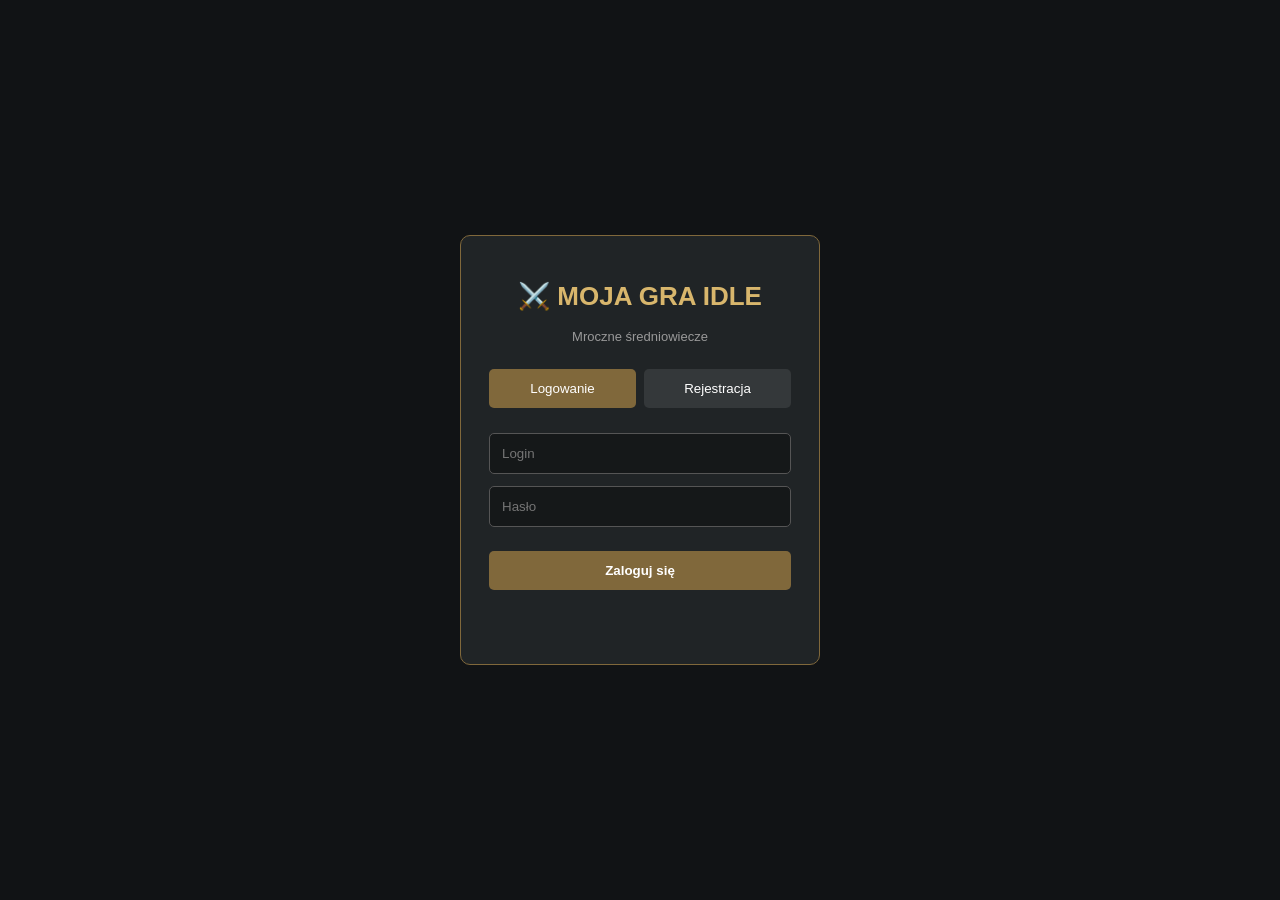
<file: postacie.html>
<!DOCTYPE html>
<html lang="pl">
<head>
<meta charset="UTF-8">
<meta name="viewport" content="width=device-width, initial-scale=1">
<title>Devils — Wybór postaci</title>
<style>
:root{--gold:#aa8439;--goldlight:#ecd3a0;--ink:#eee0c8}
*{box-sizing:border-box}
html{min-height:100%;background:#080707}
body{margin:0;min-height:100vh;color:var(--ink);font-family:Georgia,'Times New Roman',serif;background:linear-gradient(180deg,#8b3025 0%,#6f241d 14%,#411a17 33%,#1a1010 59%,#090909 85%,#070707 100%);background-attachment:fixed}
body:before{content:"";position:fixed;inset:0;pointer-events:none;background:radial-gradient(ellipse 90% 45% at 50% 1%,#d452322a,transparent 80%),linear-gradient(90deg,#0003,transparent 20%,transparent 80%,#0003)}
.shell{position:relative;width:min(1530px,calc(100% - 56px));margin:24px auto 48px;min-height:620px;padding:24px 26px 36px;background:transparent}
.top{display:flex;align-items:flex-start;justify-content:space-between;gap:18px}
h1{font-size:clamp(32px,3.5vw,49px);font-variant:small-caps;letter-spacing:2px;color:#f5e7d2;margin:0 0 6px;text-shadow:0 2px 6px #0007}
.intro{margin:5px 0;font-size:15px;color:#dfc3ad}
button{font-family:Georgia,'Times New Roman',serif;cursor:pointer;transition:background .18s,border-color .18s,transform .18s,box-shadow .18s}
.btn{position:relative;border:1px solid #987333;background:linear-gradient(180deg,#282118,#13100e 65%,#21180e);color:#ecd6a4;font-weight:bold;padding:10px 12px;box-shadow:inset 0 0 0 2px #100e0b,inset 0 0 0 3px #775927,0 2px 6px #0005;text-shadow:0 1px 2px #000}
.btn:hover{background:linear-gradient(#49311d,#24180f);border-color:#e0b768;color:#fff0c8;box-shadow:inset 0 0 0 2px #140d07,inset 0 0 0 3px #b68a3c,0 0 16px #d59b3d55;transform:translateY(-1px)}
.logout{min-width:105px;white-space:nowrap}
.counter{margin:72px 0 22px;font-size:15px;color:#f0d3a4;border-bottom:1px solid #d6a44b40;padding-bottom:14px}
.slots{display:grid;grid-template-columns:repeat(5,minmax(0,1fr));gap:14px}
.slot{position:relative;isolation:isolate;min-width:0;min-height:380px;display:flex;flex-direction:column;align-items:center;text-align:center;padding:22px 11px 14px;border:1px solid #92702f;background:linear-gradient(160deg,#241a18 0%,#140e0e 50%,#0e0b0b 100%);box-shadow:inset 0 0 0 3px #090807,inset 0 0 0 4px #66502955,0 9px 23px #0007;transition:border-color .2s,background .2s,box-shadow .2s,transform .2s}
.slot:before,.slot:after{position:absolute;color:#c09a51;font-size:21px;line-height:1;pointer-events:none;text-shadow:0 0 6px #b4824388}
.slot:before{content:'❧';top:3px;left:5px;transform:rotate(-35deg)}
.slot:after{content:'❧';bottom:3px;right:5px;transform:rotate(145deg)}
.slot:hover{border-color:#e2b969;background:linear-gradient(160deg,#33201b,#1b1110 55%,#110b0b);box-shadow:inset 0 0 0 3px #090807,inset 0 0 0 4px #b08a3c88,0 0 22px #d47a3344;transform:translateY(-3px)}
.avatar{width:100px;height:100px;display:grid;place-items:center;margin:0 0 18px;border:1px solid #b38b43;background:linear-gradient(180deg,#201b14,#090909 75%);color:#f3dba5;font-size:53px;font-weight:bold;text-shadow:0 2px 8px #000;box-shadow:inset 0 0 0 4px #0b0b0b,inset 0 0 0 5px #80642d,0 0 0 4px #090808}
.avatar.empty{color:#b49b73;font-size:36px}
.name{font-size:18px;font-weight:bold;color:#f3e7d2;overflow-wrap:anywhere;max-width:100%;margin:0 0 12px;min-height:24px;text-shadow:0 2px 3px #000}
.meta{font-size:14px;color:#dfbf83;line-height:1.75;margin:0}
.actions{width:100%;display:grid;gap:9px;margin-top:auto;padding-top:20px;border-top:1px solid #a67c3c44}
.actions .btn{width:100%;font-size:13px}
.btn.delete{color:#e5b6b3;border-color:#7e503d;background:linear-gradient(#281914,#180e0d)}
.btn.delete:hover{color:#ffe0d4;border-color:#c17a59;background:linear-gradient(#4c211a,#29130f)}
.empty-label{color:#c7a8a0;font-size:13px;line-height:1.5;margin:5px 0 0}
@media(max-width:1120px){.slots{grid-template-columns:repeat(3,minmax(0,1fr))}.counter{margin-top:45px}}
@media(max-width:680px){.shell{width:calc(100% - 20px);padding:20px 8px}.slots{grid-template-columns:repeat(2,minmax(0,1fr));gap:10px}.slot{min-height:330px;padding:18px 8px 12px}.avatar{width:78px;height:78px;font-size:42px}.name{font-size:16px}.counter{margin-top:35px}}
@media(max-width:370px){.slots{grid-template-columns:1fr}}
@media(prefers-reduced-motion:reduce){button,.slot{transition:none}}
</style>
</head>
<body>
<main class="shell">
 <div class="top">
  <div>
   <h1>DEVILS</h1>
   <p class="intro">Wybierz swoją postać</p>
   <p class="intro">Wybierz bohatera lub stwórz nową postać, aby wejść do gry.</p>
  </div>
  <button class="btn logout" onclick="logout()">Wyloguj</button>
 </div>
 <div class="counter" id="slotCounter">Sloty postaci: 0/5</div>
 <section id="slots" class="slots" aria-label="Sloty postaci"></section>
</main>
<script>
const user=sessionStorage.getItem('idleLoggedUser');
if(!user)window.location.replace('login.html');
const SLOTS_KEY='idleSlots_'+user;
const OLD_SAVE_KEY='idleCharacter_'+user;
function getSlots(){
 try{const saved=JSON.parse(localStorage.getItem(SLOTS_KEY));if(Array.isArray(saved))return Array.from({length:5},(_,i)=>saved[i]||null);}catch(e){}
 return [null,null,null,null,null];
}
function saveSlots(slots){localStorage.setItem(SLOTS_KEY,JSON.stringify(slots));}
function migrateOldCharacter(){
 if(localStorage.getItem(SLOTS_KEY)!==null)return;
 const slots=getSlots();const old=localStorage.getItem(OLD_SAVE_KEY);
 if(old){try{const data=JSON.parse(old);if(data.hero)slots[0]={hero:data.hero,inventory:data.inventory||[]};}catch(e){}}
 saveSlots(slots);
}
function make(tag,cls,value){const el=document.createElement(tag);if(cls)el.className=cls;if(value!==undefined)el.textContent=value;return el;}
function renderSlots(){
 const slots=getSlots();const container=document.getElementById('slots');container.replaceChildren();
 document.getElementById('slotCounter').textContent='Sloty postaci: '+slots.filter(s=>s&&s.hero).length+'/5';
 slots.forEach((character,index)=>{
  const box=make('article','slot');const hero=character&&character.hero;
  const nick=hero?String(hero.nick||hero.nickname||hero.name||hero.characterName||hero.nazwa||hero.characterClass||'Postać'):'';
  const avatar=make('div','avatar'+(hero?'':' empty'),hero?(Array.from(nick.trim())[0]||'?').toLocaleUpperCase('pl-PL'):'+');
  avatar.setAttribute('aria-label',hero?'Awatar '+nick:'Pusty slot');box.appendChild(avatar);
  if(hero){
   box.appendChild(make('div','name',nick));
   box.appendChild(make('p','meta','Poziom '+(hero.level??hero.lvl??1)));
   box.appendChild(make('p','meta','Klasa: '+(hero.characterClass||hero.klasa||'Nieznana')));
   const actions=make('div','actions');
   const play=make('button','btn','Wejdź do gry');play.onclick=()=>enterGame(index);actions.appendChild(play);
   const del=make('button','btn delete','Usuń postać');del.onclick=()=>deleteCharacter(index);actions.appendChild(del);
   box.appendChild(actions);
  }else{
   box.appendChild(make('div','name','Pusty slot'));
   box.appendChild(make('p','empty-label','Stwórz nowego bohatera i rozpocznij przygodę.'));
   const actions=make('div','actions');const create=make('button','btn','Stwórz postać');create.onclick=()=>enterGame(index);actions.appendChild(create);box.appendChild(actions);
  }
  container.appendChild(box);
 });
}
function enterGame(index){
 const slots=getSlots();sessionStorage.setItem('idleActiveSlot',String(index));
 window.location.href=slots[index]&&slots[index].hero?'pulpit.html':'index.html';
}
function deleteCharacter(index){
 const slots=getSlots();const character=slots[index];if(!character||!character.hero)return;
 const hero=character.hero;const label=hero.nick||hero.nickname||hero.name||hero.characterClass||'postać';
 if(!confirm('Czy na pewno usunąć '+label+'?'))return;
 if(prompt('Aby trwale usunąć postać, wpisz USUŃ:')!=='USUŃ')return;
 slots[index]=null;saveSlots(slots);renderSlots();
}
function logout(){sessionStorage.removeItem('idleLoggedUser');sessionStorage.removeItem('idleActiveSlot');window.location.href='login.html';}
migrateOldCharacter();renderSlots();
</script>
</body>
</html>
</file>
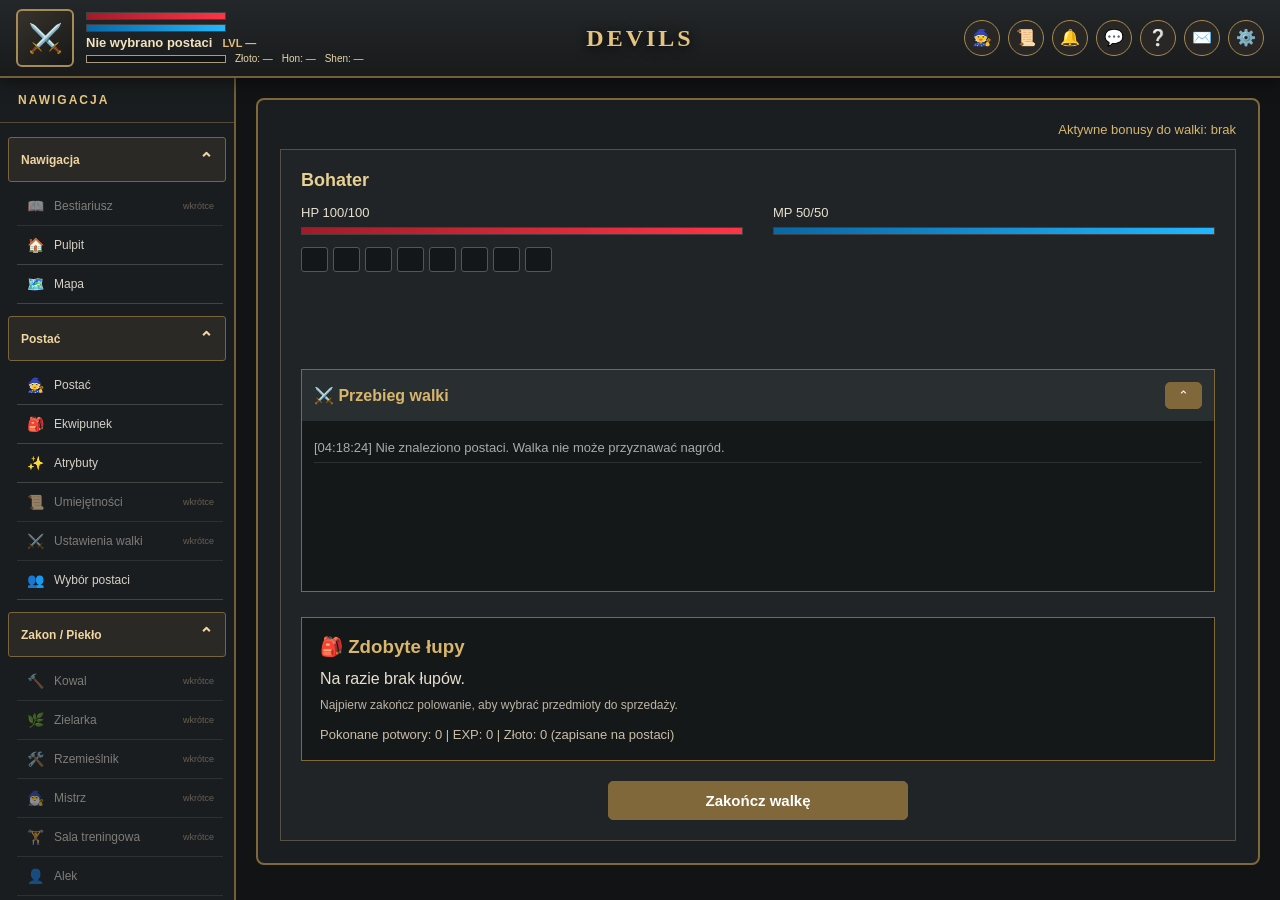
<file: walka.html>
<!DOCTYPE html>
<html lang="pl">
<head>
<meta charset="UTF-8">
<meta name="viewport" content="width=device-width, initial-scale=1">
<title>Moja Gra Idle — Walka</title>

<style>
*{box-sizing:border-box}

body{
 margin:0;
 padding-left:190px;
 background:#111315;
 color:#e6dfd0;
 font-family:Arial,sans-serif;
 transition:padding-left .25s;
}

body.menu-closed{padding-left:0}

button{
 border:1px solid #80683b;
 border-radius:5px;
 background:#80683b;
 color:white;
 padding:10px 14px;
 cursor:pointer;
}

button:hover{background:#a3854d}

/* BOCZNE MENU */

.sidebar{
 position:fixed;
 top:0;
 bottom:0;
 left:0;
 width:190px;
 padding:15px 10px;
 background:#191d20;
 border-right:2px solid #80683b;
 z-index:100;
 transition:transform .25s;
}

.sidebar.closed{
 transform:translateX(-190px);
}

.sidebar h2{
 margin:12px 0 25px;
 text-align:center;
 color:#d8b66c;
 font-size:18px;
}

.menu-toggle{
 position:absolute;
 top:12px;
 right:10px;
 width:38px;
 height:38px;
 padding:0;
 font-size:22px;
}

.sidebar.closed .menu-toggle{
 right:-48px;
}

.menu-link{
 display:block;
 width:100%;
 margin-bottom:8px;
 padding:13px;
 text-align:left;
 background:#292e31;
}

.menu-link.active{
 background:#80683b;
}

/* GŁÓWNY EKRAN */

.main{
 padding:20px;
}

.battle-screen{
 max-width:1550px;
 margin:auto;
 border:2px solid #80683b;
 background:#1b1e20;
 padding:22px;
 border-radius:8px;
}

.battle-bonuses{
 text-align:right;
 color:#d8b66c;
 font-size:13px;
 margin-bottom:12px;
}

.battle-inner{
 border:1px solid #555046;
 padding:20px;
 background:#202426;
}

/* POSTAĆ */

.hero-name{
 font-size:18px;
 font-weight:bold;
 color:#e8cf92;
 margin-bottom:14px;
}

.hero-bars{
 display:grid;
 grid-template-columns:1fr 1fr;
 gap:30px;
}

.bar-label{
 font-size:13px;
 margin-bottom:7px;
}

.bar{
 height:15px;
 background:#101214;
 border:1px solid #414141;
 overflow:hidden;
 border-radius:3px;
}

.bar-fill{
 height:100%;
 width:100%;
 transition:width .3s;
}

.hp-fill{
 background:linear-gradient(90deg,#a31b28,#ff3447);
}

.mp-fill{
 background:linear-gradient(90deg,#0867a7,#21b8ff);
}

.monster-fill{
 background:linear-gradient(90deg,#6c258c,#b65ad1);
}


/* DEVILS: pasek HP z opóźnionym śladem obrażeń — bez efektów na kafelku. */
.monster-card .bar{position:relative;overflow:visible;isolation:isolate}
.monster-card .bar::before{content:"";position:absolute;inset:0;background:#101214;border-radius:2px;z-index:-1}
.monster-card .monster-trail{
 position:absolute;inset:0 auto 0 0;width:100%;
 background:linear-gradient(90deg,#b75368,#ff9c9c);
 transition:width .62s cubic-bezier(.2,.7,.25,1) .12s;
 pointer-events:none;
}
.monster-card .monster-fill{
 position:absolute;inset:0 auto 0 0;width:100%;
 transition:width .23s cubic-bezier(.2,.75,.2,1);
 will-change:width;
}
.monster-card .monster-fill.monster-hit{
 background:linear-gradient(90deg,#8530a7,#d987ee);
}
.monster-damage{
 position:absolute;left:50%;bottom:calc(100% + 5px);z-index:3;
 transform:translate(-50%,5px);color:#ffd3d3;font-size:16px;
 font-weight:bold;text-shadow:0 1px 3px #000,0 0 7px #8b2538;
 pointer-events:none;white-space:nowrap;
 animation:monster-damage-rise .75s ease-out forwards;
}
@keyframes monster-damage-rise{
 0%{opacity:0;transform:translate(-50%,6px)}
 18%{opacity:1} 75%{opacity:1}
 100%{opacity:0;transform:translate(-50%,-19px)}
}
@media(prefers-reduced-motion:reduce){
 .monster-card .monster-fill,.monster-card .monster-trail{transition:none}
 .monster-damage{animation:none;display:none}
}

/* EFEKTY */

.effects{
 display:flex;
 gap:5px;
 margin-top:12px;
 min-height:25px;
 flex-wrap:wrap;
}

.effect-slot{
 width:27px;
 height:25px;
 border:1px solid #555;
 background:#141719;
 border-radius:3px;
}

.effect-active{
 background:#574c25;
 border-color:#d8b66c;
 display:flex;
 align-items:center;
 justify-content:center;
 font-size:13px;
}

/* POTWORY */

.monsters-grid{
 display:grid;
 grid-template-columns:repeat(var(--monster-count, 1),minmax(0,1fr));
 gap:30px;
 margin-top:65px;
 margin-bottom:32px;
}

.monster-card{
 min-height:140px;
 padding:12px;
 background:#191c1e;
 border:1px solid #444;
 border-radius:6px;
}

.monster-card.empty{
 opacity:.35;
 border-style:dashed;
}

.monster-name{
 color:#e8cf92;
 font-weight:bold;
 margin-bottom:22px;
}

.monster-level{
 color:#aaa;
 font-size:12px;
 margin-top:5px;
}

.monster-card .bar{
 margin-top:6px;
}

/* DEVILS: kompaktowe, kanciaste paski jak na nagraniu. */
.bar, .monster-card .bar, .monster-card .bar::before,
.bar-fill, .monster-card .monster-fill, .monster-card .monster-trail{
 border-radius:0 !important;
}
.hero-bars .bar{
 width:100%;
 max-width:none;
 height:8px;
}
.monster-card .bar{
 width:100%;
 max-width:none;
 height:8px;
}
/* Ślad obrażeń i liczby trafień zachowują poprzednie animacje. */

/* DZIENNIK */

.combat-log{
 border:1px solid #80683b;
 margin-bottom:25px;
 background:#151819;
}

.log-header{
 display:flex;
 justify-content:space-between;
 align-items:center;
 padding:12px;
 background:#292e31;
 color:#d8b66c;
 font-weight:bold;
}

.log-toggle{
 padding:5px 12px;
}

.log-content{
 height:170px;
 overflow-y:auto;
 padding:12px;
 font-size:13px;
 line-height:1.8;
}

.log-content.hidden{
 display:none;
}

.log-entry{
 border-bottom:1px solid #2c3030;
 padding:3px 0;
}

.log-player{color:#b4d8ff}
.log-enemy{color:#f3a1a1}
.log-reward{color:#d8b66c}
.log-system{color:#aaa}

/* ŁUPY */

.loot-panel{
 border:1px solid #80683b;
 background:#151819;
 padding:18px;
 min-height:125px;
}

.loot-panel h3{
 margin:0 0 12px;
 color:#d8b66c;
}

.loot-items{
 display:flex;
 flex-wrap:wrap;
 gap:10px;
}

.loot-item{
 background:#292e31;
 border:1px solid #555;
 border-radius:5px;
 padding:10px;
 font-size:13px;
}

/* Ikony łupów i opis po najechaniu / ustawieniu fokusu */
.loot-item{position:relative;display:inline-flex;align-items:center;justify-content:center;width:58px;height:58px;padding:5px;font-size:29px;cursor:default}
.loot-item .loot-count{position:absolute;right:3px;bottom:2px;font-size:11px;color:#f2d99d;background:#151819;border-radius:3px;padding:1px 3px}
.loot-item .loot-tooltip{display:none;position:absolute;z-index:200;bottom:calc(100% + 8px);left:0;min-width:195px;max-width:280px;width:max-content;white-space:normal;text-align:left;background:#101315;border:1px solid #c4a15b;color:#e6dfd0;padding:11px;border-radius:6px;box-shadow:0 6px 20px #000b;font-size:12px;line-height:1.5;pointer-events:none}
.loot-item:hover .loot-tooltip,.loot-item:focus-visible .loot-tooltip{display:block}
.loot-item.sellable{cursor:pointer}
.loot-item.sell-selected{border:2px solid #54d675;background:#154a2a;box-shadow:0 0 10px #2bd56b66}
.loot-hint{margin:10px 0;color:#bdb4a4;font-size:12px}
.battle-summary{
 margin-top:15px;
 color:#c9bea8;
 font-size:13px;
}

.battle-footer{
 display:flex;
 justify-content:center;
 margin-top:20px;
}

.end-button{
 min-width:300px;
 font-size:15px;
 font-weight:bold;
}

/* MNIEJSZE EKRANY */

@media(max-width:1000px){
 .monsters-grid{
  gap:10px;
 }
}

@media(max-width:700px){
 body{
  padding-left:0;
 }

 .main{
  padding:60px 8px 12px;
 }

 .battle-screen{
  padding:10px;
 }

 .battle-inner{
  padding:10px;
 }

 .hero-bars{
  grid-template-columns:1fr;
  gap:14px;
 }



 .monster-card{
  min-height:110px;
 }

 .end-button{
  min-width:0;
  width:100%;
 }
}
</style>
<link rel="stylesheet" href="interfejs.css">
<script src="interfejs.js" defer></script>
</head>

<body data-devils-page="walka">

<!-- MENU BOCZNE -->



<main class="main">

 <div class="battle-screen">

  <div class="battle-bonuses" id="battleBonuses">
   Aktywne bonusy do walki: brak
  </div>

  <div class="battle-inner">

   <!-- POSTAĆ -->

   <div class="hero-name" id="heroName">
    Nazwa postaci
   </div>

   <div class="hero-bars">

    <div>
     <div class="bar-label" id="heroHpText">
      HP 100/100
     </div>

     <div class="bar">
      <div class="bar-fill hp-fill" id="heroHpBar"></div>
     </div>
    </div>

    <div>
     <div class="bar-label" id="heroMpText">
      MP 100/100
     </div>

     <div class="bar">
      <div class="bar-fill mp-fill" id="heroMpBar"></div>
     </div>
    </div>

   </div>

   <div class="effects" id="heroEffects"></div>

   <!-- TRZY POTWORY -->

   <div class="monsters-grid" id="monstersGrid"></div>

   <!-- PRZEBIEG WALKI -->

   <section class="combat-log">

    <div class="log-header">

     <span>⚔️ Przebieg walki</span>

     <button class="log-toggle" onclick="toggleLog()">
      <span id="logArrow">⌃</span>
     </button>

    </div>

    <div class="log-content" id="combatLog"></div>

   </section>

   <!-- ŁUPY -->

   <section class="loot-panel">

    <h3>🎒 Zdobyte łupy</h3>

    <div class="loot-items" id="lootItems">
     <span style="color:#888">
      Na razie brak łupów.
     </span>
    </div>

    <p class="loot-hint" id="lootHint">Najpierw zakończ polowanie, aby wybrać przedmioty do sprzedaży.</p>
    <div class="battle-summary" id="battleSummary">
     Pokonane potwory: 0 | EXP: 0 | Złoto: 0
    </div>

   </section>

   <div class="battle-footer">

    <button class="end-button" id="finishButton" onclick="endBattle()">
     Zakończ walkę
    </button>

   </div>

  </div>
 </div>

</main>

<script>

/* =====================================
   ODCZYT WYBRANEJ POSTACI I POTWORÓW
===================================== */

const user=sessionStorage.getItem("idleLoggedUser");
const slotValue=sessionStorage.getItem("idleActiveSlot");

let savedHero=null;

if(user && slotValue!==null){

 try{
  const slots=JSON.parse(
   localStorage.getItem("idleSlots_"+user)
  );

  savedHero=slots?.[Number(slotValue)]?.hero ?? null;

 }catch(error){
  console.error("Błąd odczytu postaci:",error);
 }
}

let selectedMonsters=[];

try{
 selectedMonsters=JSON.parse(
  sessionStorage.getItem("idleSelectedMonsters") || "[]"
 );
}catch(error){
 selectedMonsters=[];
}

if(!Array.isArray(selectedMonsters)){
 selectedMonsters=[];
}

selectedMonsters=selectedMonsters.slice(0,3);

/* =====================================
   PARAMETRY TESTOWE WALKI
===================================== */

/*
 To tymczasowy system demonstracyjny.

 Nie zapisuje EXP, złota, obrażeń
 ani przedmiotów do prawdziwej postaci.

 Po dopasowaniu do index.html
 podłączymy rzeczywiste statystyki.
*/

/* DEVILS: prawdziwe dane aktywnej postaci i zapis nagród. */
const SAVE_KEY='idleSlots_'+user;
const ACTIVE_SLOT=Number(slotValue);
// Wspólny klucz z panelem postaci; odczyt przy każdej nagrodzie.
const EXP_LOCK_KEY='devilsExpLock_'+user+'_'+slotValue;
function isExpLocked(){return localStorage.getItem(EXP_LOCK_KEY)==='1';}
function numberOf(obj,keys,fallback=0){for(const key of keys){if(obj?.[key]!=null&&obj[key]!==''&&Number.isFinite(Number(obj[key])))return Number(obj[key]);}return fallback;}
function stat(name){return numberOf(savedHero?.stats,[name],0)}
const hero={
 name:savedHero?.name||savedHero?.characterClass||'Bohater',
 maxHp:Math.max(100,numberOf(savedHero,['maxHp','maxHP','hpMax','maxHealth'],100+stat('Wytrzymałość')*10)),
 hp:0,
 maxMp:Math.max(20,numberOf(savedHero,['maxMana','maxMP','manaMax','mpMax'],50+stat('Inteligencja')*5)),
 mp:0,
 attack:Math.max(5,Math.floor(10+stat('Siła')*2+numberOf(savedHero,['attack','atak'],0))),
 defense:Math.max(0,Math.floor(stat('Wytrzymałość')/2+numberOf(savedHero,['defense','obrona'],0)))
};
hero.hp=Math.min(hero.maxHp,Math.max(1,numberOf(savedHero,['hp','health','currentHp','currentHP'],hero.maxHp)));
hero.mp=Math.min(hero.maxMp,Math.max(0,numberOf(savedHero,['mana','mp','currentMana','currentMP'],hero.maxMp)));
const EXP_FIELDS=['exp','xp','experience','doswiadczenie'];
const EXP_TARGET_FIELDS=['expToNext','xpToNext','nextLevelExp','expRequired','xpRequired','expNext','nextExp','expNeeded','xpNeeded'];
function fieldOf(obj,keys,defaultKey){return keys.find(k=>obj?.[k]!==undefined&&obj?.[k]!==null)||defaultKey}
function expNeeded(level){return Math.max(1,Math.floor(100*level));}
function grantExp(character,amount){
 const expField=fieldOf(character,EXP_FIELDS,'exp');
 const levelField=fieldOf(character,['level','lvl','poziom'],'level');
 const targetField=fieldOf(character,EXP_TARGET_FIELDS,'expToNext');
 let level=Math.max(1,Math.floor(numberOf(character,[levelField],1)));
 let xp=Math.max(0,numberOf(character,[expField],0))+amount;
 let target=numberOf(character,[targetField],expNeeded(level));
 if(target<=0)target=expNeeded(level);
 let gained=0;
 while(xp>=target&&gained<1000){xp-=target;level++;gained++;target=expNeeded(level);}
 character[expField]=xp;character[levelField]=level;character[targetField]=target;
 return gained;
}
function commitRewards(exp,gold){
 if(!user||!Number.isInteger(ACTIVE_SLOT)||!savedHero)return {ok:false,reason:'Nie znaleziono aktywnej postaci.'};
 try{
  const slots=JSON.parse(localStorage.getItem(SAVE_KEY)||'[]');
  const entry=slots[ACTIVE_SLOT];if(!entry?.hero)return {ok:false,reason:'Postać nie istnieje w zapisie.'};
  if(!Array.isArray(entry.inventory))entry.inventory=[];
  // Blokada jest odczytywana przy każdej nagrodzie, nie tylko na starcie walki.
  const awardedExp=isExpLocked()?0:exp;
  const leveled=grantExp(entry.hero,awardedExp);
  const goldField=fieldOf(entry.hero,['gold','zloto','złoto'],'gold');
  entry.hero[goldField]=numberOf(entry.hero,[goldField],0)+gold;
  localStorage.setItem(SAVE_KEY,JSON.stringify(slots));
  savedHero=entry.hero;
  window.DevilsPoints?.sync?.();
  return {ok:true,leveled,awardedExp,expLocked:awardedExp===0&&exp>0&&isExpLocked()};
 }catch(e){console.error('Błąd zapisu nagród',e);return {ok:false,reason:'Nie udało się zapisać nagród.'}}
}
let monsters=selectedMonsters.map((monster,index)=>({

 ...monster,

 battleId:index,

 maxHp:100+(Number(monster.level)||1)*40,

 hp:100+(Number(monster.level)||1)*40,

 attack:8+(Number(monster.level)||1)*3,

 exp:Number(monster.exp)||0,

 respawnTime:0

}));

let battleRunning=false;
let battleTimer=null;
let respawnTimer=null;
const GROUP_RESPAWN_MS=300;
let round=0;

let totalExp=0;
let totalGold=0;
let defeatedMonsters=0;

// Niewydane łupy trzymamy oddzielnie, aby gracz mógł zdecydować co sprzedać.
// sessionStorage chroni łupy również po przypadkowym odświeżeniu strony.
const PENDING_KEY='devilsPendingLoot_'+user+'_'+slotValue;
let pendingLoot=[];
try{const previous=JSON.parse(sessionStorage.getItem(PENDING_KEY)||'[]');if(Array.isArray(previous))pendingLoot=previous.filter(x=>x&&typeof x==='object');}catch{}
let summaryMode=false;
let rewardsFinalized=false;
function storePending(){sessionStorage.setItem(PENDING_KEY,JSON.stringify(pendingLoot));}
function salePrice(item){const explicit=Number(item.sellPrice??item.sellValue??item.vendorPrice??item.price);return Number.isFinite(explicit)&&explicit>0?Math.floor(explicit):Math.max(1,Math.floor((Number(item.level)||1)*5));}
function finalizeLoot(){
 if(rewardsFinalized)return true;
 try{
  const slots=JSON.parse(localStorage.getItem(SAVE_KEY)||'[]');const entry=slots[ACTIVE_SLOT];if(!entry?.hero)throw Error('Brak aktywnej postaci');
  if(!Array.isArray(entry.inventory))entry.inventory=[];
  const keep=pendingLoot.filter(x=>!x.sell),sold=pendingLoot.filter(x=>x.sell);
  const free=[];for(let i=0;i<400;i++)if(!entry.inventory[i])free.push(i);
  if(free.length<keep.length){addLog('Brak miejsca w ekwipunku: potrzeba '+keep.length+', wolne '+free.length+'. Zaznacz więcej łupów do sprzedaży.','system');return false;}
  keep.forEach((item,i)=>{const {sell,...data}=item;entry.inventory[free[i]]=data;});
  const gold=sold.reduce((sum,item)=>sum+salePrice(item),0);
  const goldField=fieldOf(entry.hero,['gold','zloto','złoto'],'gold');
  entry.hero[goldField]=numberOf(entry.hero,[goldField],0)+gold;
  localStorage.setItem(SAVE_KEY,JSON.stringify(slots));
  pendingLoot=[];storePending();rewardsFinalized=true;
  addLog('Do ekwipunku: '+keep.length+' szt. Sprzedano: '+sold.length+' szt. +'+gold+' złota.','reward');
  return true;
 }catch(error){console.error(error);addLog('Nie udało się zapisać łupów. Spróbuj ponownie.','system');return false;}
}


/* =====================================
   BOCZNE MENU
===================================== */

function toggleMenu(){

 const sidebar=document.getElementById("sidebar");

 const closed=sidebar.classList.toggle("closed");

 document.body.classList.toggle("menu-closed",closed);

 localStorage.setItem(
  "idleMenuClosed",
  closed?"1":"0"
 );
}

if(localStorage.getItem("idleMenuClosed")==="1"){

 document.getElementById("sidebar").classList.add("closed");

 document.body.classList.add("menu-closed");
}

/* =====================================
   EFEKTY
===================================== */

function createEmptyEffects(container){

 container.innerHTML="";

 for(let i=0;i<8;i++){

  const effect=document.createElement("div");
  effect.className="effect-slot";

  container.appendChild(effect);
 }
}

/* =====================================
   WYŚWIETLANIE POSTACI
===================================== */

function renderHero(){
 window.devilsBattleVitals={hp:hero.hp,maxHp:hero.maxHp,mp:hero.mp,maxMp:hero.maxMp};

 document.getElementById("heroName").textContent=
  hero.name;

 document.getElementById("heroHpText").textContent=
  "HP "+Math.ceil(hero.hp)+"/"+hero.maxHp;

 document.getElementById("heroMpText").textContent=
  "MP "+Math.ceil(hero.mp)+"/"+hero.maxMp;

 const hpPercent=Math.max(
  0,
  hero.hp/hero.maxHp*100
 );

 const mpPercent=Math.max(
  0,
  hero.mp/hero.maxMp*100
 );

 document.getElementById("heroHpBar").style.width=
  hpPercent+"%";

 document.getElementById("heroMpBar").style.width=
  mpPercent+"%";
}

/* =====================================
   WYŚWIETLANIE POTWORÓW
===================================== */


const monsterViews=new Map();
function showMonsterDamage(monster,damage){
 const view=monsterViews.get(monster.battleId);
 if(!view)return;
 // Każde uderzenie dostaje własną krótką liczbę, tylko nad paskiem HP.
 const number=document.createElement('span');
 number.className='monster-damage';
 number.textContent='-'+damage;
 view.bar.appendChild(number);
 number.addEventListener('animationend',()=>number.remove(),{once:true});
 // Fallback dla przeglądarek bez animacji lub przerwanej animacji.
 setTimeout(()=>number.remove(),900);
}
function renderMonsters(){
 const grid=document.getElementById('monstersGrid');
 grid.style.setProperty('--monster-count',Math.max(1,monsters.length));
 monsters.forEach(monster=>{
  let view=monsterViews.get(monster.battleId);
  if(!view){
   const card=document.createElement('div');card.className='monster-card';
   const name=document.createElement('div');name.className='monster-name';name.textContent=monster.name;
   const level=document.createElement('div');level.className='monster-level';level.textContent='Poziom '+monster.level;
   const hpText=document.createElement('div');hpText.className='bar-label';
   const bar=document.createElement('div');bar.className='bar';
   const trail=document.createElement('div');trail.className='monster-trail';
   const fill=document.createElement('div');fill.className='bar-fill monster-fill';
   bar.append(trail,fill);
   const effects=document.createElement('div');effects.className='effects';createEmptyEffects(effects);
   card.append(name,level,hpText,bar,effects);grid.appendChild(card);
   view={card,bar,hpText,fill,trail,lastHp:monster.hp,hitTimer:null};
   monsterViews.set(monster.battleId,view);
  }
  const percent=Math.max(0,Math.min(100,monster.hp/monster.maxHp*100))+'%';
  if(monster.hp<view.lastHp){
   view.fill.classList.add('monster-hit');
   clearTimeout(view.hitTimer);
   view.hitTimer=setTimeout(()=>view.fill.classList.remove('monster-hit'),190);
  }
  if(monster.hp>view.lastHp){
   // Cała grupa respawnuje jednocześnie: bez rozciągania paska od zera.
   clearTimeout(view.hitTimer);
   view.fill.classList.remove('monster-hit');
   view.fill.style.transition='none';
   view.trail.style.transition='none';
   view.fill.style.width=percent;
   view.trail.style.width=percent;
   // Odblokowanie przejścia dopiero w następnej klatce.
   requestAnimationFrame(()=>requestAnimationFrame(()=>{
    view.fill.style.transition='';
    view.trail.style.transition='';
   }));
  }else{
   view.fill.style.width=percent;
   view.trail.style.width=percent;
  }
  view.hpText.textContent=monster.hp>0
   ?'HP '+Math.ceil(monster.hp)+'/'+monster.maxHp
   :(respawnTimer!==null?'Odradzanie drużyny...':'Pokonany');
  view.lastHp=monster.hp;
 });
}

function addLog(message,type="system"){

 const log=document.getElementById("combatLog");

 const entry=document.createElement("div");

 entry.className="log-entry log-"+type;

 const time=new Date().toLocaleTimeString("pl-PL");

 entry.textContent="["+time+"] "+message;

 log.appendChild(entry);

 log.scrollTop=log.scrollHeight;

 while(log.children.length>100){
  log.firstElementChild.remove();
 }
}

function toggleLog(){

 const log=document.getElementById("combatLog");

 const hidden=log.classList.toggle("hidden");

 document.getElementById("logArrow").textContent=
  hidden?"⌄":"⌃";
}

/* =====================================
   ŁUPY — DEMONSTRACJA
===================================== */

function rollLoot(monster){
 if(!Array.isArray(monster.drops)||Math.random()>=0.3)return null;
 const options=monster.drops.filter(item=>item&&item!=='Złoto');
 if(!options.length)return null;
 const chosen=options[Math.floor(Math.random()*options.length)];
 if(typeof chosen==='string')return {name:chosen,icon:'🎒',type:'loot',source:monster.name};
 if(chosen&&typeof chosen==='object')return {...chosen,name:chosen.name||'Nieznany przedmiot',icon:chosen.icon||'🎒'};
 return null;
}

function renderLoot(){
 const container=document.getElementById('lootItems');container.innerHTML='';
 if(!pendingLoot.length){container.textContent='Na razie brak łupów.';return;}
 pendingLoot.forEach((item,index)=>{
  const tile=document.createElement(summaryMode?'button':'div');
  if(summaryMode)tile.type='button';
  tile.className='loot-item'+(summaryMode?' sellable':'')+(item.sell?' sell-selected':'');
  tile.tabIndex=0;
  const icon=document.createElement('span');icon.textContent=item.icon||'🎒';tile.appendChild(icon);
  const tip=document.createElement('span');tip.className='loot-tooltip';
  const lines=[item.name||'Przedmiot',item.description||item.desc||'Łup z potwora: '+(item.source||'nieznany'), 'Cena sprzedaży: '+salePrice(item)+' złota'];
  tip.textContent=lines.join(' • ');tile.appendChild(tip);
  tile.setAttribute('aria-label',lines.join('. '));
  if(summaryMode){tile.setAttribute('aria-pressed',String(!!item.sell));tile.onclick=()=>{item.sell=!item.sell;storePending();renderLoot();updateFinishButton();};}
  container.appendChild(tile);
 });
}
function updateFinishButton(){
 const button=document.getElementById('finishButton');
 if(!summaryMode){button.textContent='Zakończ walkę';return;}
 const count=pendingLoot.filter(x=>x.sell).length;
 button.textContent=count?'Zakończ walkę i sprzedaj łupy ('+count+')':'Zakończ walkę i zachowaj łupy';
 document.getElementById('lootHint').textContent='Kliknij ikony przedmiotów do sprzedaży (zaznaczą się na zielono). Niezaznaczone trafią do ekwipunku.';
}

function renderSummary(){

 document.getElementById("battleSummary").textContent=
  "Pokonane potwory: "+defeatedMonsters+
  " | EXP: "+totalExp+
  " | Złoto: "+totalGold+
  " (zapisane na postaci)";
}

/* =====================================
   POKONANIE POTWORA
===================================== */

function defeatMonster(monster){
 const gold=Math.max(1,Math.floor((Number(monster.level)||1)*3));
 const exp=Math.max(0,Number(monster.exp)||0);
 const item=rollLoot(monster);
 const result=commitRewards(exp,gold);
 if(!result.ok){
  addLog('Nagrody nie zostały zapisane: '+result.reason,'system');
  stopBattle();
  return;
 }
 defeatedMonsters++;
 totalExp+=result.awardedExp;
 totalGold+=gold;
 addLog('Pokonano '+monster.name+'! '+(result.expLocked?'EXP zablokowany (0)':'+'+result.awardedExp+' EXP')+', +'+gold+' złota.','reward');
 if(item){pendingLoot.push({...item,sell:false});storePending();addLog('Zdobyto przedmiot: '+item.name,'reward');renderLoot();}
 if(result.leveled)addLog('AWANS! Zdobyto '+result.leveled+' poziom(y). Punkty pasywne zostaną naliczone.','reward');
 renderSummary();
}
function battleRound(){

 if(!battleRunning){
  return;
 }

 if(hero.hp<=0){
  stopBattle();
  return;
 }

 round++;

 // Pokonane moby czekają na pozostałe; cała grupa wraca jednocześnie.
 if(monsters.every(monster=>monster.hp<=0))return;

 // Jeden atak na KAŻDEGO wybranego, żywego przeciwnika w tej samej rundzie.
 // Liczba celów wynika z wyboru na mapie (maksymalnie 3).
 const targets=monsters.filter(monster=>monster.hp>0);
 for(const target of targets){
  if(!battleRunning)break;
  const damage=Math.max(1,hero.attack+Math.floor(Math.random()*11)-5);
  target.hp=Math.max(0,target.hp-damage);
  showMonsterDamage(target,damage);
  addLog(hero.name+" atakuje "+target.name+" za "+damage+" obrażeń.","player");
  if(target.hp<=0)defeatMonster(target);
 }

 // Wszystkie żywe potwory atakują bohatera.

 monsters.forEach(monster=>{

  if(monster.hp<=0){
   return;
  }

  const damage=Math.max(
   1,
   monster.attack-hero.defense+
   Math.floor(Math.random()*5)
  );

  hero.hp=Math.max(0,hero.hp-damage);

  addLog(
   monster.name+" atakuje "+hero.name+
   " za "+damage+" obrażeń.",
   "enemy"
  );
 });

 renderHero();
 renderMonsters();

 // Respawn po 0,3 s od zabicia OSTATNIEGO potwora, bez oczekiwania na kolejną rundę.
 if(battleRunning && hero.hp>0 && monsters.length &&
    monsters.every(monster=>monster.hp<=0) && respawnTimer===null){
  respawnTimer=setTimeout(()=>{
   respawnTimer=null;
   if(!battleRunning)return;
   monsters.forEach(monster=>{monster.hp=monster.maxHp;});
   addLog('Wszystkie potwory odrodziły się jednocześnie.','system');
   renderMonsters();
  },GROUP_RESPAWN_MS);
  renderMonsters();
 }

 if(hero.hp<=0){

  addLog(
   hero.name+" został pokonany! Polowanie zatrzymane.",
   "system"
  );

  stopBattle();
 }
}

/* =====================================
   START I ZATRZYMANIE
===================================== */

function startBattle(){

 if(!savedHero){addLog("Nie znaleziono postaci. Walka nie może przyznawać nagród.","system");return;}
 if(monsters.length===0){

  addLog(
   "Nie wybrano potworów. Wróć na mapę.",
   "system"
  );

  return;
 }

 battleRunning=true;

 addLog(
  "Rozpoczęto automatyczne polowanie.",
  "system"
 );

 addLog(
  "Liczba przeciwników: "+monsters.length,
  "system"
 );

 battleTimer=setInterval(battleRound,1500);
}

function stopBattle(){

 battleRunning=false;
 if(respawnTimer!==null){clearTimeout(respawnTimer);respawnTimer=null;}

 if(battleTimer!==null){

  clearInterval(battleTimer);
  battleTimer=null;
 }
}

/* =====================================
   WYJŚCIE Z WALKI
===================================== */

function leaveBattle(page){
 stopBattle();
 // Przejście przez menu nie może powodować utraty zdobytych łupów.
 if(!finalizeLoot()){summaryMode=true;renderLoot();updateFinishButton();return;}
 if(page==='postacie.html')sessionStorage.removeItem('idleActiveSlot');
 sessionStorage.removeItem('idleSelectedMonsters');
 window.location.href=page;
}
function endBattle(){
 stopBattle();
 if(!summaryMode){
  summaryMode=true;
  addLog('Polowanie zakończone. Wybierz łupy do sprzedaży.','system');
  renderLoot();updateFinishButton();return;
 }
 leaveBattle('mapa.html');
}

renderHero();
renderMonsters();
renderSummary();
renderLoot();
updateFinishButton();

createEmptyEffects(
 document.getElementById("heroEffects")
);

startBattle();

</script>
</body>
</html>
</file>
<file: interfejs.css>
:root{--dv-top:78px;--dv-side:236px;--dv-bg:#111315;--dv-panel:#1b1e20;--dv-panel2:#24282a;--dv-line:#735e39;--dv-gold:#e3bf75;--dv-text:#e8e0d0;--dv-muted:#a9a193}*{box-sizing:border-box}html{scrollbar-color:#d6d6d2 #303236;scrollbar-width:thin}body{margin:0;background:var(--dv-bg);color:var(--dv-text);font-family:Arial,sans-serif}body.devils-ui{padding-top:var(--dv-top)!important;padding-left:var(--dv-side)!important}body.devils-ui.menu-closed{padding-left:var(--dv-side)!important}body.devils-ui>.sidebar,body.devils-ui>nav.sidebar{display:none!important}body.devils-ui .main{padding-top:20px}#devils-shell{font-family:Arial,sans-serif}#devils-shell button{font-family:inherit;cursor:pointer}#devils-shell button:focus-visible,#devils-shell a:focus-visible{outline:2px solid #f8d58a;outline-offset:2px}#devils-shell .dv-topbar{position:fixed;top:0;left:0;right:0;height:var(--dv-top);z-index:1000;background:linear-gradient(180deg,#242729,#181a1c);border-bottom:2px solid var(--dv-line);display:flex;align-items:center;gap:12px;padding:8px 18px;box-shadow:0 3px 16px #0008}#devils-shell .dv-avatar{height:58px;width:58px;flex:none;border:2px solid #a68b55;border-radius:6px;background:linear-gradient(145deg,#37332b,#161718);color:#e3c486;display:grid;place-items:center;font-size:28px}#devils-shell .dv-profile{display:flex;flex-direction:column;gap:4px;min-width:150px}#devils-shell .dv-name{font-weight:700;font-size:14px;color:#f3e2bd;white-space:nowrap;overflow:hidden;text-overflow:ellipsis;max-width:220px}#devils-shell .dv-level{font-size:11px;color:#e2bd78}#devils-shell .dv-resources{display:flex;align-items:center;gap:7px;font-size:11px;color:#c9c1b0;flex-wrap:wrap}#devils-shell .dv-energy{height:9px;width:85px;border:1px solid #c6b991;background:#090909;border-radius:2px;overflow:hidden}#devils-shell .dv-energy>span{display:block;background:linear-gradient(90deg,#b69a32,#f0df6d);height:100%;width:0}#devils-shell .dv-brand{position:absolute;left:50%;transform:translateX(-50%);font:700 24px Georgia,serif;color:#e5c27d;letter-spacing:3px;text-shadow:0 2px 12px #000}#devils-shell .dv-quick{display:flex;gap:8px;margin-left:auto;position:relative;z-index:1}#devils-shell .dv-quick button{width:36px;height:36px;border:1px solid #aa8a4e;border-radius:50%;background:#292725;color:#ead6a8;display:grid;place-items:center;font-size:16px;transition:.15s}#devils-shell .dv-quick button:hover{background:#67512f;transform:translateY(-2px)}#devils-shell .dv-sidebar{position:fixed;left:0;top:var(--dv-top);bottom:0;width:var(--dv-side);z-index:999;background:#1a1d1f;border-right:2px solid var(--dv-line);display:flex;flex-direction:column}#devils-shell .dv-sidebar-title{font:700 12px Arial,sans-serif;letter-spacing:2px;text-transform:uppercase;color:#e8c780;padding:15px 18px;border-bottom:1px solid #544a37}#devils-shell .dv-navscroll{overflow-y:auto;overscroll-behavior:contain;flex:1;padding:8px 8px 22px;scrollbar-width:auto;scrollbar-color:#deded9 #303338}#devils-shell .dv-navscroll::-webkit-scrollbar{width:12px}#devils-shell .dv-navscroll::-webkit-scrollbar-track{background:#303338}#devils-shell .dv-navscroll::-webkit-scrollbar-thumb{background:#d6d6d0;border:2px solid #303338;border-radius:8px}#devils-shell .dv-group{margin:6px 0 9px}#devils-shell .dv-grouphead{width:100%;border:1px solid #79643e;background:#2a2926;color:#f0d5a0;padding:11px 12px;text-align:left;display:flex;justify-content:space-between;align-items:center;font-weight:700;font-size:12px;border-radius:3px}#devils-shell .dv-grouphead:hover{background:#44382a}#devils-shell .dv-chevron{font-size:17px;transition:transform .2s}#devils-shell .dv-grouphead[aria-expanded=false] .dv-chevron{transform:rotate(-90deg)}#devils-shell .dv-groupitems{padding:5px 3px 3px 9px}#devils-shell .dv-groupitems[hidden]{display:none}#devils-shell .dv-link{display:flex;align-items:center;gap:10px;width:100%;border:0;border-bottom:1px solid #424441;border-radius:0;background:transparent;text-decoration:none;color:#d6d1c6;text-align:left;padding:11px 9px;font-size:12px;min-height:39px}#devils-shell .dv-link:hover{background:#302b24;color:#ffe4a4}#devils-shell .dv-link.active{color:#ffe0a0;background:#4b3a24;border-left:3px solid #e7bb63;padding-left:6px}#devils-shell .dv-link[aria-disabled=true]{opacity:.53}#devils-shell .dv-link .dv-ico{width:18px;text-align:center;font-size:14px}#devils-shell .dv-link .dv-soon{margin-left:auto;color:#a89b83;font-size:9px}#devils-shell .dv-toast{position:fixed;right:20px;bottom:20px;z-index:1200;background:#2d2a22;border:1px solid #b18e4e;color:#f3dfb2;padding:13px 17px;border-radius:6px;box-shadow:0 8px 25px #0009;max-width:320px}#devils-shell .dv-toast[hidden]{display:none}#devils-shell .dv-mobile-toggle{display:none;background:#3b3225;border:1px solid #b28e4d;color:#f5dfb6;border-radius:4px;padding:7px 10px;font-size:18px}@media(max-width:1000px){#devils-shell .dv-brand{display:none}#devils-shell .dv-quick{gap:5px}#devils-shell .dv-quick button{width:31px;height:31px;font-size:14px}}@media(max-width:700px){:root{--dv-top:69px;--dv-side:236px}body.devils-ui,body.devils-ui.menu-closed{padding-left:0!important}#devils-shell .dv-topbar{padding:7px;gap:6px}#devils-shell .dv-mobile-toggle{display:block}#devils-shell .dv-avatar{width:40px;height:45px;font-size:22px}#devils-shell .dv-profile{min-width:80px;gap:2px}#devils-shell .dv-name{font-size:11px;max-width:120px}#devils-shell .dv-level,#devils-shell .dv-resources{font-size:9px}#devils-shell .dv-energy{width:38px;height:7px}#devils-shell .dv-quick{gap:3px}#devils-shell .dv-quick button{width:26px;height:26px;font-size:12px;border-radius:50%}#devils-shell .dv-sidebar{transform:translateX(-100%);transition:transform .2s;box-shadow:5px 0 18px #0008}#devils-shell .dv-sidebar.mobile-open{transform:translateX(0)}body.devils-ui .page{padding-top:20px}}@media(max-width:440px){#devils-shell .dv-avatar{display:none}#devils-shell .dv-quick button{width:24px;height:24px;font-size:11px}#devils-shell .dv-quick{gap:2px}#devils-shell .dv-profile{min-width:70px}}

/* DEVILSPRO: male, kanciaste paski HP i many w gornym interfejsie. */
#devils-shell .dv-vitals{
  display:flex;
  flex-direction:column;
  align-items:flex-start;
  gap:5px;
}
#devils-shell .dv-vital{
  display:flex;
  align-items:center;
  gap:8px;
  min-width:0;
}
#devils-shell .dv-vitalbar{
  width:140px;
  max-width:100%;
  height:8px;
  flex:0 0 140px;
  overflow:hidden;
  background:#101214;
  border:1px solid #414141;
  border-radius:0;
}
#devils-shell .dv-vitalbar > span{
  display:block;
  height:100%;
  width:0;
  border-radius:0;
  transition:width .32s ease-out;
}
#devils-shell .dv-vitalbar.dv-hp > span{
  background:linear-gradient(90deg,#a31b28,#ff3447);
}
#devils-shell .dv-vitalbar.dv-mana > span{
  background:linear-gradient(90deg,#0867a7,#21b8ff);
}
#devils-shell .dv-vital-label{
  font-size:10px;
  line-height:1.15;
  white-space:nowrap;
  color:#d8d0c0;
}
@media(max-width:700px){
  #devils-shell .dv-vitalbar{width:85px;flex-basis:85px;height:7px;}
  #devils-shell .dv-vital{gap:5px;}
  #devils-shell .dv-vital-label{font-size:9px;}
}
@media(prefers-reduced-motion:reduce){
  #devils-shell .dv-vitalbar > span{transition:none;}
}


/* DEVILSPRO — naprawa ukladu gornego panelu i przywrocenie EXP. */
#devils-shell .dv-profile{
  display:flex;
  flex-direction:column;
  justify-content:center;
  gap:3px;
  width:430px;
  min-width:0;
  max-width:min(430px, 48vw);
  flex:0 1 430px;
}
#devils-shell .dv-vitals{
  display:flex;
  flex-direction:row;
  align-items:center;
  gap:12px;
  width:100%;
}
#devils-shell .dv-vital{
  display:flex;
  align-items:center;
  flex:0 1 auto;
  min-width:0;
  gap:6px;
}
#devils-shell .dv-vitalbar{
  width:125px;
  flex:0 0 125px;
  height:8px;
  border-radius:0;
}
#devils-shell .dv-vital-label{font-size:10px;white-space:nowrap;line-height:1.2}
#devils-shell .dv-identity{display:flex;align-items:baseline;gap:10px;min-width:0}
#devils-shell .dv-name{font-weight:700;font-size:13px;max-width:225px;overflow:hidden;text-overflow:ellipsis;white-space:nowrap}
#devils-shell .dv-level{font-size:11px;font-weight:700;white-space:nowrap}
#devils-shell .dv-resources{display:flex;align-items:center;gap:6px;flex-wrap:nowrap;white-space:nowrap;font-size:10px;min-width:0}
#devils-shell .dv-xp{height:9px;width:85px;flex:0 0 85px;border:1px solid #a99b7e;background:#090909;border-radius:0;overflow:hidden}
#devils-shell .dv-xp>span{display:block;height:100%;width:0;background:linear-gradient(90deg,#b69a32,#f0df6d);transition:width .3s}
#devils-shell .dv-currencies{display:flex;align-items:center;gap:6px;white-space:nowrap}
#devils-shell .dv-currency{color:#e7d6a8}
@media(max-width:1050px){
 #devils-shell .dv-profile{max-width:min(380px,50vw)}
 #devils-shell .dv-vitalbar{width:85px;flex-basis:85px}
 #devils-shell .dv-vitals{gap:7px}
 #devils-shell .dv-xp{width:60px;flex-basis:60px}
 #devils-shell .dv-resources,#devils-shell .dv-currencies{gap:4px;font-size:9px}
}
@media(max-width:700px){
 #devils-shell .dv-profile{min-width:0;max-width:none;width:auto;flex:1 1 auto;gap:2px}
 #devils-shell .dv-vitals{gap:5px}
 #devils-shell .dv-vital{gap:3px}
 #devils-shell .dv-vitalbar{width:46px;flex-basis:46px;height:7px}
 #devils-shell .dv-vital-label{font-size:8px}
 #devils-shell .dv-name{max-width:110px;font-size:10px}
 #devils-shell .dv-level{font-size:9px}
 #devils-shell .dv-xp{width:36px;flex-basis:36px;height:7px}
 #devils-shell .dv-resources,#devils-shell .dv-currencies{font-size:8px;gap:3px}
}

/* DEVILSPRO: kompaktowe pionowe HP/Mana i zolty EXP z podpowiedzia. */
#devils-shell .dv-profile{gap:3px;}
#devils-shell .dv-vitals{display:flex;flex-direction:column;align-items:flex-start;gap:4px;width:auto;}
#devils-shell .dv-vital{display:block;flex:none;}
#devils-shell .dv-vitalbar{width:140px;flex:none;height:8px;border-radius:0;cursor:help;}
#devils-shell .dv-vital-label{display:none;}
#devils-shell .dv-resources{display:flex;align-items:center;gap:8px;}
#devils-shell .dv-xp{width:140px;flex:0 0 140px;height:8px;border-radius:0;border:1px solid #a99b7e;background:#101214;cursor:help;}
#devils-shell .dv-xp>span{display:block;height:100%;background:linear-gradient(90deg,#d4a626,#ffe16a);transition:width .32s ease-out;}
@media(max-width:1050px){#devils-shell .dv-vitalbar,#devils-shell .dv-xp{width:100px;flex-basis:100px}}
@media(max-width:700px){#devils-shell .dv-vitalbar,#devils-shell .dv-xp{width:75px;flex-basis:75px;height:7px}}
@media(prefers-reduced-motion:reduce){#devils-shell .dv-xp>span{transition:none}}

/* DEVILSPRO: EXP i waluty w jednym rzedzie, bez napisow pomocniczych. */
#devils-shell .dv-resources{display:flex;flex-direction:row;align-items:center;flex-wrap:nowrap;gap:9px;width:max-content;max-width:100%;min-width:0;}
#devils-shell .dv-xp{flex:0 0 140px;width:140px;min-width:0;}
#devils-shell .dv-currencies{display:flex;flex-direction:row;align-items:center;flex-wrap:nowrap;gap:9px;white-space:nowrap;}
#devils-shell .dv-currency{white-space:nowrap;}
@media(max-width:1050px){#devils-shell .dv-xp{flex-basis:100px;width:100px}#devils-shell .dv-resources,#devils-shell .dv-currencies{gap:5px}}
@media(max-width:700px){#devils-shell .dv-xp{flex-basis:75px;width:75px}#devils-shell .dv-resources,#devils-shell .dv-currencies{gap:3px}}

/* DEVILSPRO — stabilny uklad gornego paska: ikony nie przesuwaja sie wraz z profilem. */
#devils-shell .dv-topbar{
  display:grid;
  grid-template-columns:58px minmax(0, 1fr) auto;
  align-items:center;
  column-gap:12px;
  padding:8px 16px;
}
#devils-shell .dv-avatar{grid-column:1;grid-row:1;margin:0;align-self:center;justify-self:center;}
#devils-shell .dv-profile{
  grid-column:2;grid-row:1;
  justify-self:start;align-self:center;
  width:max-content;max-width:min(430px,100%);
  min-width:0;margin:0;
}
#devils-shell .dv-brand{
  position:absolute;left:50%;top:50%;
  transform:translate(-50%,-50%);
  pointer-events:none;
  white-space:nowrap;
}
#devils-shell .dv-quick{
  grid-column:3;grid-row:1;
  display:flex;align-items:center;justify-content:flex-end;
  gap:8px;margin:0;padding:0;flex-wrap:nowrap;
  position:relative;z-index:2;
}
#devils-shell .dv-quick button{
  display:grid;place-items:center;
  flex:0 0 36px;width:36px;height:36px;
  min-width:36px;min-height:36px;
  margin:0;padding:0;line-height:1;
  border-radius:50%;
}
#devils-shell .dv-identity{min-height:14px;}
#devils-shell .dv-resources{width:auto;max-width:none;}
@media(max-width:1250px){
  #devils-shell .dv-brand{display:none;}
  #devils-shell .dv-quick{gap:5px;}
}
@media(max-width:1000px){
  #devils-shell .dv-topbar{grid-template-columns:48px minmax(0,1fr) auto;gap:8px;padding:6px 10px;}
  #devils-shell .dv-avatar{width:46px;height:48px;}
  #devils-shell .dv-quick button{flex-basis:30px;width:30px;height:30px;min-width:30px;min-height:30px;}
}
@media(max-width:700px){
  #devils-shell .dv-topbar{grid-template-columns:auto 40px minmax(0,1fr) auto;gap:5px;padding:5px;}
  #devils-shell .dv-mobile-toggle{grid-column:1;grid-row:1;margin:0;}
  #devils-shell .dv-avatar{grid-column:2;grid-row:1;width:38px;height:42px;}
  #devils-shell .dv-profile{grid-column:3;grid-row:1;max-width:100%;}
  #devils-shell .dv-quick{grid-column:4;grid-row:1;gap:3px;}
  #devils-shell .dv-quick button{flex-basis:26px;width:26px;height:26px;min-width:26px;min-height:26px;}
}
@media(max-width:440px){
  #devils-shell .dv-topbar{grid-template-columns:auto minmax(0,1fr) auto;}
  #devils-shell .dv-avatar{display:none;}
  #devils-shell .dv-profile{grid-column:2;}
  #devils-shell .dv-quick{grid-column:3;gap:2px;}
  #devils-shell .dv-quick button{flex-basis:24px;width:24px;height:24px;min-width:24px;min-height:24px;}
}
</file>
<file: gm.css>
/* DEVILS — PANEL GAME MASTER */
.gm-overlay,
.gm-page {
  font-family: Arial, sans-serif;
  color: #e8dfcd;
}

.gm-overlay {
  position: fixed;
  inset: 0;
  z-index: 99999;
  background: rgba(0,0,0,.78);
  display: flex;
  justify-content: center;
  align-items: center;
  padding: 18px;
}

.gm-overlay[hidden] {
  display: none !important;
}

.gm-panel {
  width: min(780px, 100%);
  max-height: 90vh;
  overflow-y: auto;
  background: #1b1d20;
  border: 2px solid #a88648;
  box-shadow: 0 15px 50px #000;
  border-radius: 6px;
  padding: 22px;
}

.gm-page {
  min-height: 100vh;
  background: #111315;
  padding: 30px 20px;
}

.gm-page .gm-panel {
  width: min(1100px, 100%);
  max-height: none;
  margin: 0 auto;
}

.gm-heading {
  display: flex;
  align-items: center;
  justify-content: space-between;
  gap: 12px;
  margin-bottom: 18px;
}

.gm-heading h1,
.gm-heading h2 {
  color: #e5bd71;
  margin: 0;
  font: bold 23px Georgia, serif;
}

.gm-heading p {
  color: #aaa08f;
  font-size: 12px;
  margin: 6px 0 0;
}

.gm-section {
  background: #232528;
  border: 1px solid #544832;
  border-radius: 5px;
  padding: 16px;
  margin: 14px 0;
}

.gm-section h3 {
  color: #e5bd71;
  margin: 0 0 15px;
  font-size: 16px;
}

.gm-grid {
  display: grid;
  grid-template-columns: repeat(3, minmax(0, 1fr));
  gap: 12px;
}

.gm-field {
  display: flex;
  flex-direction: column;
  gap: 6px;
}

.gm-field label {
  font-size: 12px;
  color: #d6c39c;
}

.gm-field input {
  width: 100%;
  min-width: 0;
  padding: 10px;
  color: white;
  background: #111315;
  border: 1px solid #75613c;
  border-radius: 3px;
  font-size: 14px;
}

.gm-actions {
  display: flex;
  flex-wrap: wrap;
  gap: 9px;
  margin-top: 14px;
}

.gm-panel button {
  cursor: pointer;
  background: #514025;
  border: 1px solid #aa884a;
  color: #f3e2b9;
  padding: 10px 14px;
  border-radius: 4px;
  font-size: 13px;
}

.gm-panel button:hover {
  background: #75582f;
}

.gm-panel button.gm-danger {
  background: #562626;
  border-color: #a65050;
}

.gm-panel button.gm-danger:hover {
  background: #803232;
}

.gm-panel button.gm-primary {
  background: #84632e;
  color: white;
  font-weight: bold;
}

.gm-message {
  color: #a5dca7;
  min-height: 20px;
  margin: 12px 0 0;
  font-size: 13px;
  line-height: 1.5;
}

.gm-message.error {
  color: #ff9a9a;
}

.gm-note {
  color: #aaa397;
  font-size: 12px;
  line-height: 1.6;
}

.gm-divider {
  border: 0;
  border-top: 1px solid #51432c;
  margin: 18px 0;
}

@media(max-width:700px) {
  .gm-grid {
    grid-template-columns: repeat(2, minmax(0,1fr));
  }

  .gm-panel {
    padding: 14px;
  }

  .gm-heading h1,
  .gm-heading h2 {
    font-size: 18px;
  }
}

@media(max-width:420px) {
  .gm-grid {
    grid-template-columns: 1fr;
  }
}
</file>
